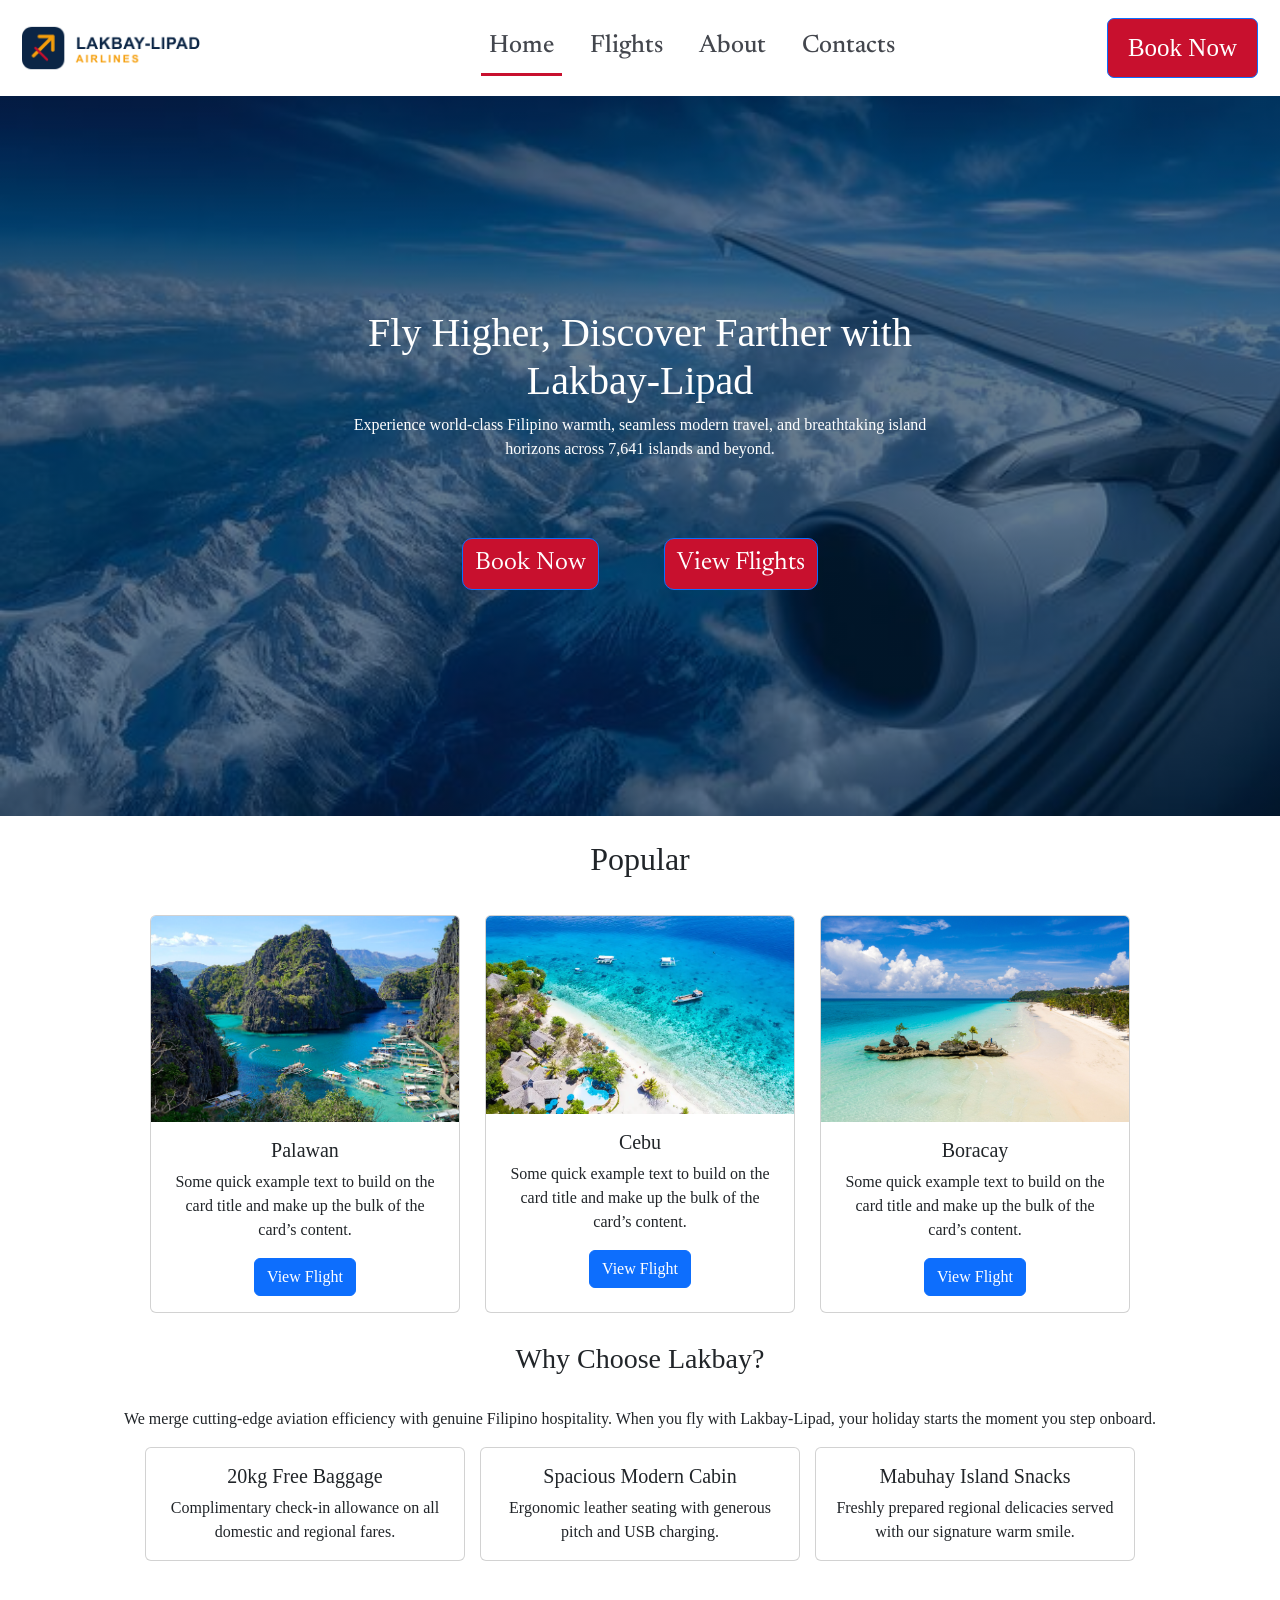
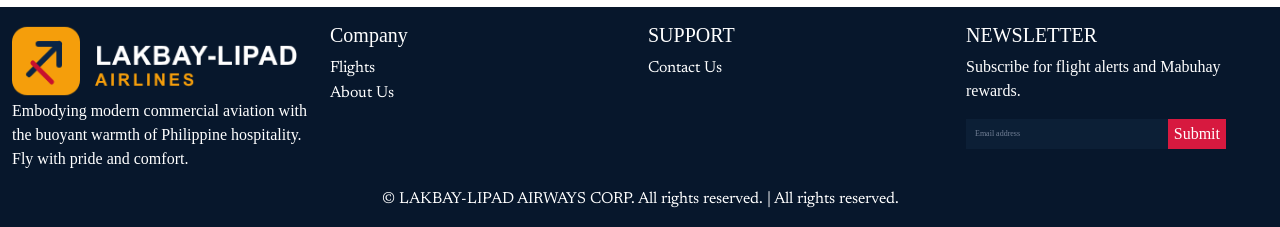
<file: index.html>
<!DOCTYPE html>
<html lang="en">
<head>
    <meta charset="UTF-8">
    <meta name="viewport" content="width=device-width, initial-scale=1.0">
    <title>Document</title>
    <!-- Font Style -->
    <link rel="preconnect" href="https://fonts.googleapis.com">
    <link rel="preconnect" href="https://fonts.gstatic.com" crossorigin>
    <link href="https://fonts.googleapis.com/css2?family=Newsreader:ital,opsz,wght@0,6..72,200..800;1,6..72,200..800&display=swap" rel="stylesheet">
    <!-- External CSS -->
    <link rel="stylesheet" href="./index.css">
    <!-- Bootstrap Css -->
    <link href="https://cdn.jsdelivr.net/npm/bootstrap@5.0.2/dist/css/bootstrap.min.css" rel="stylesheet" integrity="sha384-EVSTQN3/azprG1Anm3QDgpJLIm9Nao0Yz1ztcQTwFspd3yD65VohhpuuCOmLASjC" crossorigin="anonymous">
</head>
<body>
    <nav class="navbar navbar-expand-lg navbar-light bg-white">
        <div class="container-fluid">
            
            <!-- Logo -->
            <a id="navlogo" class="navbar-brand" href="./index.html">
                <img 
                src="./images/lakbaylipadlogo.png" 
                alt="Lakbay-Lipad Airlines"
                height="100%">
            </a>
            
            <!-- Hamburger -->
            <button id="Hamburger" 
            class="navbar-toggler" 
            type="button"
            data-bs-toggle="collapse"
            data-bs-target="#navbarNavAltMarkup"
            aria-controls="navbarNavAltMarkup"
            aria-expanded="false"
            aria-label="Toggle navigation">
            
            <span class="navbar-toggler-icon"></span>
            </button>
        
            <!-- Collapsible content -->
            <div class="collapse navbar-collapse" id="navbarNavAltMarkup">
            
                <!-- Navigation -->
                <div class="navbar-nav mx-auto text-center">
                    <a class="nav-link active" href="./index.html">Home</a>
                    <a class="nav-link" href="./Flights.html">Flights</a>
                    <a class="nav-link" href="./About.html">About</a>
                    <a class="nav-link" href="./Contact.html">Contacts</a>
                </div>
                
                <!-- Book button -->
                <div class="text-center">
                    <a id="book" class="btn btn-primary" href="./Flights.html">
                        Book Now
                    </a>
                </div>
            
            </div>
        
        </div>
    </nav>

    <div class="container-fluid" id="landing">
        <div class="row justify-content-center py-5">
            <div class="col-md-6 pt-md-5 text-center text-white">
                <h1>Fly Higher, Discover Farther with
                    Lakbay-Lipad
                </h1>
                <p>Experience world-class Filipino warmth, seamless modern travel, and
                    breathtaking island horizons across 7,641 islands and beyond.
                </p>
                <!-- <button class="btn-primary">Book Now</button> -->
                <a id="booknow" class="btn btn-primary" href="./Flights.html" role="button">Book Now</a>
                <a class="btn btn-primary" href="./Flights.html" role="button">View Flights</a>
                
            </div>
        </div>
        
    </div>
    <!-- Featured Section -->
    <div class="featured-section">
        
        <h2 class="text-center p-4">
            Popular 
        </h2>
        
        <div class="featured-cards">
            
            <!-- Card 1 -->
            <div class="featured-card">
                <div class="card">
                    <img src="./images/Palawan.jpg" class="card-img-top img-fluid" alt="...">
                    
                    <div class="card-body text-center">
                        <h5 class="card-title">Palawan</h5>
                        
                        <p class="card-text">
                            Some quick example text to build on the card
                            title and make up the bulk of the card’s content.
                        </p>
                        
                        <a href="./PuertoPrincesaFlightDetails.html" class="btn btn-primary">
                            View Flight
                        </a>
                    </div>
                </div>
            </div>
            
            <!-- Card 2 -->
            <div class="featured-card">
                <div class="card">
                    <img src="./images/cebu.jpg" class="card-img-top img-fluid" alt="...">
                    
                    <div class="card-body text-center">
                        <h5 class="card-title">Cebu</h5>
                        
                        <p class="card-text">
                            Some quick example text to build on the card
                            title and make up the bulk of the card’s content.
                        </p>
                        
                        <a href="./CebuFlightDetails.html" class="btn btn-primary">
                            View Flight
                        </a>
                    </div>
                </div>
            </div>
            
            <!-- Card 3 -->
            <div class="featured-card">
                <div class="card">
                    <img src="./images/caticlan.jpg" class="card-img-top img-fluid" alt="...">
                    
                    <div class="card-body text-center">
                        <h5 class="card-title">Boracay</h5>
                        
                        <p class="card-text">
                            Some quick example text to build on the card
                            title and make up the bulk of the card’s content.
                        </p>
                        
                        <a href="./CaticlanFlightDetails.html" class="btn btn-primary">
                            View Flight
                        </a>
                    </div>
                </div>
            </div>
            
        </div>
        
    </div>

    <!-- Why Us Section -->
    <div class="featured-section text-center">
        
        <h3 class="text-center p-4">
            Why Choose Lakbay?
        </h3>
        <p>We merge cutting-edge aviation efficiency with genuine Filipino hospitality. When
            you fly with Lakbay-Lipad, your holiday starts the moment you step onboard.
        </p>
            
            <div class="why-cards">
                
                <!-- Card 1 -->
                <div class="why-card">
                    <div class="card">
                        <div class="card-body">
                            <h5 class="card-title">20kg Free Baggage</h5>
                            
                            <p class="card-text">
                                Complimentary check-in allowance on
                                all domestic and regional fares.
                            </p>
                        </div>
                    </div>
                </div>
                
                <!-- Card 2 -->
                <div class="why-card">
                    <div class="card">
                        <div class="card-body">
                            <h5 class="card-title">Spacious Modern Cabin</h5>
                            
                            <p class="card-text">
                                Ergonomic leather seating with
                                generous pitch and USB charging.
                            </p>
                        </div>
                    </div>
                </div>
                
                <!-- Card 3 -->
                <div class="why-card">
                    <div class="card">
                        <div class="card-body">
                            <h5 class="card-title">Mabuhay Island Snacks</h5>
                            
                            <p class="card-text">
                                Freshly prepared regional delicacies
                                served with our signature warm smile.
                            </p>
                            
                        </div>
                    </div>
                </div>
                
            </div>
            
    </div>
    
    <!--Footer Start-->
    
    <footer id="footer" class="text-white d-flex justify-content-center d-grid gap-2 py-3">
        <div class="container-fluid">
            <div class="row g-3">
                <!-- logo -->
                <div class="col-lg-3">
                    <img src="./images/lakbay-lipadlogo.png" alt="" class="img-fluid">
                    <p>Embodying modern commercial aviation with
                        the buoyant warmth of Philippine hospitality.
                        Fly with pride and comfort.
                    </p>
                </div>
                <!-- company -->
                <div class="col-lg-3">
                    <h5>
                        Company
                    </h5>
                    <div><a href="./Flights.html">Flights</a></div>
                    <div><a href="./About.html">About Us</a></div>
                </div>
                <!-- company -->
                <div class="col-lg-3">
                    <h5>
                        SUPPORT
                    </h5>
                    <a href="./Contact.html">Contact Us</a>
                </div>
                <!-- company -->
                <div class="col-lg-3">
                    <h5>
                        NEWSLETTER
                    </h5>
                    <p>
                        Subscribe for flight alerts and
                        Mabuhay rewards.
                    </p>
                    
                    <div class="newsletter">
                        
                        <input
                        type="email"
                        placeholder="Email address">
                        
                        <button>
                            Submit
                        </button>
                    </div>
                    
                </div>
            </div>
            <div class="row">
                <span>&copy;  LAKBAY-LIPAD AIRWAYS CORP. All rights reserved.
                    |
                    All rights reserved.
                </span>
            </div>
            
        </footer>
        
        <!-- Bootstrap JS -->
        <script src="https://cdn.jsdelivr.net/npm/bootstrap@5.0.2/dist/js/bootstrap.bundle.min.js" integrity="sha384-MrcW6ZMFYlzcLA8Nl+NtUVF0sA7MsXsP1UyJoMp4YLEuNSfAP+JcXn/tWtIaxVXM" crossorigin="anonymous">
        </script>
    </body>
</html>
</file>
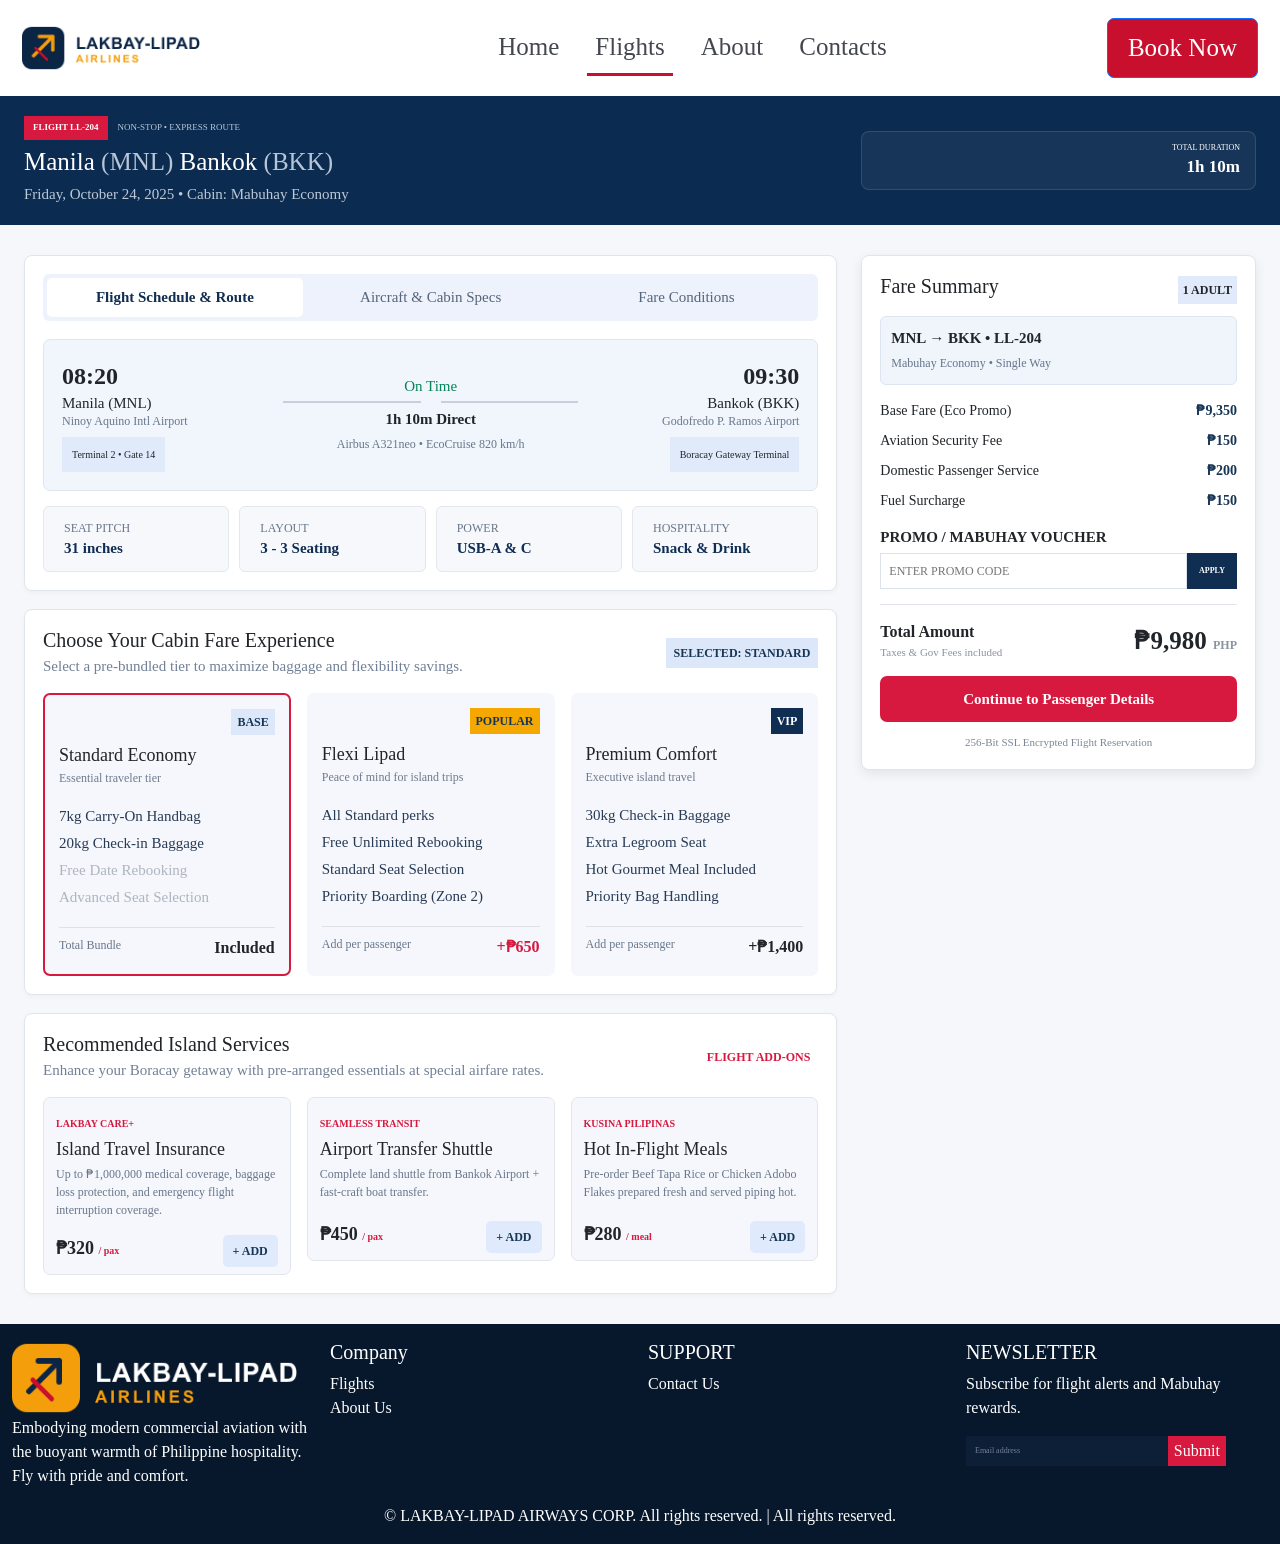
<file: BankokFlightDetails.html>
<!DOCTYPE html>
<html lang="en">
<head>
    <meta charset="UTF-8">
    <meta name="viewport" content="width=device-width, initial-scale=1.0">
    <title>Document</title>
    
    <!-- External CSS -->
    <link rel="stylesheet" href="./index.css">
    <!-- Bootstrap Css -->
    <link href="https://cdn.jsdelivr.net/npm/bootstrap@5.0.2/dist/css/bootstrap.min.css" rel="stylesheet" integrity="sha384-EVSTQN3/azprG1Anm3QDgpJLIm9Nao0Yz1ztcQTwFspd3yD65VohhpuuCOmLASjC" crossorigin="anonymous">
</head>
<body>
    <nav class="navbar navbar-expand-lg navbar-light bg-white">
        <div class="container-fluid">
            
            <!-- Logo -->
            <a id="navlogo" class="navbar-brand" href="./index.html">
                <img 
                src="./images/lakbaylipadlogo.png" 
                alt="Lakbay-Lipad Airlines"
                height="100%">
            </a>
            
            <!-- Hamburger -->
            <button id="Hamburger" 
            class="navbar-toggler" 
            type="button"
            data-bs-toggle="collapse"
            data-bs-target="#navbarNavAltMarkup"
            aria-controls="navbarNavAltMarkup"
            aria-expanded="false"
            aria-label="Toggle navigation">
            
            <span class="navbar-toggler-icon"></span>
            </button>
        
            <!-- Collapsible content -->
            <div class="collapse navbar-collapse" id="navbarNavAltMarkup">
            
                <!-- Navigation -->
                <div class="navbar-nav mx-auto text-center">
                    <a class="nav-link" href="./index.html">Home</a>
                    <a class="nav-link active" href="./Flights.html">Flights</a>
                    <a class="nav-link" href="./About.html">About</a>
                    <a class="nav-link" href="./Contact.html">Contacts</a>
                </div>
                
                <!-- Book button -->
                <div class="text-center">
                    <a id="book" class="btn btn-primary" href="./Flights.html">
                        Book Now
                    </a>
                </div>
            
            </div>
        
        </div>
    </nav>
    <!-- Body Start -->
<!------------------------------------FLIGHT HEADER----------------------------------->

<section class="flight-detail-header">

    <div class="container-fluid px-4">

        <div class="row align-items-center">

            <div class="col-lg-8">

                <div class="route-label">

                    <strong>
                        FLIGHT LL-204
                    </strong>

                    <span>
                        NON-STOP • EXPRESS ROUTE
                    </span>

                </div>


                <h1>
                    Manila
                    <span>(MNL)</span>

                    <i class="bi bi-arrow-right"></i>

                    Bankok
                    <span>(BKK)</span>
                </h1>


                <p>
                    <i class="bi bi-calendar"></i>
                    Friday, October 24, 2025

                    <span>•</span>

                    Cabin: Mabuhay Economy
                </p>

            </div>


            <div class="col-lg-4">

                <div class="duration-box">

                    <small>
                        TOTAL DURATION
                    </small>

                    <strong>
                        1h 10m
                    </strong>

                    <i class="bi bi-stopwatch"></i>

                </div>

            </div>

        </div>

    </div>

</section>


<!-- =============================================
     DETAILS CONTENT
============================================= -->

<main class="details-page">

    <div class="container-fluid px-4">

        <div class="row g-4">


            <!-- LEFT -->

            <div class="col-lg-8">


                <!-- FLIGHT INFORMATION -->

                <div class="detail-card">

                    <div class="detail-tabs">

                        <button class="active">
                            <i class="bi bi-airplane"></i>
                            Flight Schedule & Route
                        </button>

                        <button>
                            <i class="bi bi-suitcase"></i>
                            Aircraft & Cabin Specs
                        </button>

                        <button>
                            <i class="bi bi-shield-check"></i>
                            Fare Conditions
                        </button>

                    </div>


                    <div class="schedule">

                        <div class="schedule-airport">

                            <strong>
                                08:20
                            </strong>

                            <h4>
                                Manila (MNL)
                            </h4>

                            <small>
                                Ninoy Aquino Intl Airport
                            </small>

                            <span>
                                <i class="bi bi-building"></i>
                                Terminal 2 • Gate 14
                            </span>

                        </div>


                        <div class="schedule-middle">

                            <small>
                                <i class="bi bi-circle-fill"></i>
                                On Time
                            </small>

                            <div class="schedule-line">

                                <span></span>

                                <i class="bi bi-airplane-fill"></i>

                                <span></span>

                            </div>

                            <strong>
                                1h 10m Direct
                            </strong>

                            <small>
                                Airbus A321neo • EcoCruise 820 km/h
                            </small>

                        </div>


                        <div class="schedule-airport text-end">

                            <strong>
                                09:30
                            </strong>

                            <h4>
                                Bankok (BKK)
                            </h4>

                            <small>
                                Godofredo P. Ramos Airport
                            </small>

                            <span>
                                <i class="bi bi-geo-alt"></i>
                                Boracay Gateway Terminal
                            </span>

                        </div>

                    </div>


                    <!-- SPECS -->

                    <div class="specs">

                        <div>

                            <i class="bi bi-person-wheelchair"></i>

                            <span>
                                SEAT PITCH
                                <strong>
                                    31 inches
                                </strong>
                            </span>

                        </div>


                        <div>

                            <i class="bi bi-grid-3x3-gap"></i>

                            <span>
                                LAYOUT
                                <strong>
                                    3 - 3 Seating
                                </strong>
                            </span>

                        </div>


                        <div>

                            <i class="bi bi-plug"></i>

                            <span>
                                POWER
                                <strong>
                                    USB-A & C
                                </strong>
                            </span>

                        </div>


                        <div>

                            <i class="bi bi-cup-straw"></i>

                            <span>
                                HOSPITALITY
                                <strong>
                                    Snack & Drink
                                </strong>
                            </span>

                        </div>

                    </div>

                </div>


                <!-- FARE EXPERIENCE -->

                <div class="detail-card fare-experience">

                    <div class="section-heading">

                        <div>

                            <h3>
                                Choose Your Cabin Fare Experience
                            </h3>

                            <p>
                                Select a pre-bundled tier to maximize
                                baggage and flexibility savings.
                            </p>

                        </div>

                        <span>
                            SELECTED: STANDARD
                        </span>

                    </div>


                    <div class="row g-3">


                        <!-- STANDARD -->

                        <div class="col-md-4">

                            <div class="fare-card selected">

                                <div class="fare-top">

                                    <i class="bi bi-record-circle-fill"></i>

                                    <span>BASE</span>

                                </div>

                                <h4>
                                    Standard Economy
                                </h4>

                                <p>
                                    Essential traveler tier
                                </p>


                                <ul>

                                    <li>
                                        <i class="bi bi-bag"></i>
                                        7kg Carry-On Handbag
                                    </li>

                                    <li>
                                        <i class="bi bi-suitcase"></i>
                                        20kg Check-in Baggage
                                    </li>

                                    <li class="disabled">
                                        Free Date Rebooking
                                    </li>

                                    <li class="disabled">
                                        Advanced Seat Selection
                                    </li>

                                </ul>


                                <div class="fare-bottom">

                                    <small>
                                        Total Bundle
                                    </small>

                                    <strong>
                                        Included
                                    </strong>

                                </div>

                            </div>

                        </div>


                        <!-- FLEXI -->

                        <div class="col-md-4">

                            <div class="fare-card">

                                <div class="fare-top">

                                    <i class="bi bi-circle"></i>

                                    <span class="popular">
                                        POPULAR
                                    </span>

                                </div>

                                <h4>
                                    Flexi Lipad
                                </h4>

                                <p>
                                    Peace of mind for island trips
                                </p>

                                <ul>

                                    <li>
                                        <i class="bi bi-check-circle"></i>
                                        All Standard perks
                                    </li>

                                    <li>
                                        Free Unlimited Rebooking
                                    </li>

                                    <li>
                                        Standard Seat Selection
                                    </li>

                                    <li>
                                        Priority Boarding (Zone 2)
                                    </li>

                                </ul>


                                <div class="fare-bottom">

                                    <small>
                                        Add per passenger
                                    </small>

                                    <strong class="price-red">
                                        +₱650
                                    </strong>

                                </div>

                            </div>

                        </div>


                        <!-- VIP -->

                        <div class="col-md-4">

                            <div class="fare-card">

                                <div class="fare-top">

                                    <i class="bi bi-circle"></i>

                                    <span class="vip">
                                        VIP
                                    </span>

                                </div>

                                <h4>
                                    Premium Comfort
                                </h4>

                                <p>
                                    Executive island travel
                                </p>

                                <ul>

                                    <li>
                                        30kg Check-in Baggage
                                    </li>

                                    <li>
                                        Extra Legroom Seat
                                    </li>

                                    <li>
                                        Hot Gourmet Meal Included
                                    </li>

                                    <li>
                                        Priority Bag Handling
                                    </li>

                                </ul>


                                <div class="fare-bottom">

                                    <small>
                                        Add per passenger
                                    </small>

                                    <strong>
                                        +₱1,400
                                    </strong>

                                </div>

                            </div>

                        </div>

                    </div>

                </div>


                <!-- ISLAND SERVICES -->

                <div class="detail-card services-card">

                    <div class="section-heading">

                        <div>

                            <h3>
                                Recommended Island Services
                            </h3>

                            <p>
                                Enhance your Boracay getaway with
                                pre-arranged essentials at special
                                airfare rates.
                            </p>

                        </div>

                        <span class="add-ons">
                            FLIGHT ADD-ONS
                        </span>

                    </div>


                    <div class="row g-3">


                        <div class="col-md-4">

                            <div class="service-card">

                                <div>

                                    <small>
                                        LAKBAY CARE+
                                    </small>

                                    <h4>
                                        Island Travel Insurance
                                    </h4>

                                    <p>
                                        Up to ₱1,000,000 medical coverage,
                                        baggage loss protection, and
                                        emergency flight interruption
                                        coverage.
                                    </p>

                                    <strong>
                                        ₱320 <small>/ pax</small>
                                    </strong>

                                    <button disabled>
                                        + ADD
                                    </button>

                                </div>

                            </div>

                        </div>


                        <div class="col-md-4">

                            <div class="service-card">

                                <div>

                                    <small>
                                        SEAMLESS TRANSIT
                                    </small>

                                    <h4>
                                        Airport Transfer Shuttle
                                    </h4>

                                    <p>
                                        Complete land shuttle from
                                        Bankok Airport + fast-craft
                                        boat transfer.
                                    </p>

                                    <strong>
                                        ₱450 <small>/ pax</small>
                                    </strong>

                                    <button disabled>
                                        + ADD
                                    </button>

                                </div>

                            </div>

                        </div>


                        <div class="col-md-4">

                            <div class="service-card">

                                <div>

                                    <small>
                                        KUSINA PILIPINAS
                                    </small>

                                    <h4>
                                        Hot In-Flight Meals
                                    </h4>

                                    <p>
                                        Pre-order Beef Tapa Rice or
                                        Chicken Adobo Flakes prepared
                                        fresh and served piping hot.
                                    </p>

                                    <strong>
                                        ₱280 <small>/ meal</small>
                                    </strong>

                                    <button disabled>
                                        + ADD
                                    </button>

                                </div>

                            </div>

                        </div>

                    </div>

                </div>

            </div>


            <!-- =====================================
                 FARE SUMMARY
            ====================================== -->

            <div class="col-lg-4">

                <div class="fare-summary">

                    <div class="summary-heading">

                        <h3>
                            <i class="bi bi-receipt"></i>
                            Fare Summary
                        </h3>

                        <span>
                            1 ADULT
                        </span>

                    </div>


                    <div class="summary-flight">

                        <strong>
                            MNL → BKK • LL-204
                        </strong>

                        <small>
                            Mabuhay Economy • Single Way
                        </small>

                        <i class="bi bi-airplane-fill"></i>

                    </div>


                    <div class="summary-lines">

                        <div>
                            <span>Base Fare (Eco Promo)</span>
                            <strong>₱9,350</strong>
                        </div>

                        <div>
                            <span>Aviation Security Fee</span>
                            <strong>₱150</strong>
                        </div>

                        <div>
                            <span>Domestic Passenger Service</span>
                            <strong>₱200</strong>
                        </div>

                        <div>
                            <span>Fuel Surcharge</span>
                            <strong>₱150</strong>
                        </div>

                    </div>


                    <div class="promo">

                        <label>
                            PROMO / MABUHAY VOUCHER
                        </label>

                        <div>

                            <input
                                type="text"
                                placeholder="ENTER PROMO CODE">

                            <button disabled>
                                APPLY
                            </button>

                        </div>

                    </div>


                    <div class="total">

                        <div>

                            <span>Total Amount</span>

                            <small>
                                Taxes & Gov Fees included
                            </small>

                        </div>

                        <strong>
                            ₱9,980
                            <small>PHP</small>
                        </strong>

                    </div>


                    <a
                        href="#"
                        class="continue-btn">

                        Continue to Passenger Details

                        <i class="bi bi-arrow-right"></i>

                    </a>


                    <p class="secure">

                        <i class="bi bi-shield-check"></i>

                        256-Bit SSL Encrypted Flight Reservation

                    </p>

                </div>

            </div>

        </div>

    </div>

</main>

    <!-- Body End -->
    
    
    <!--Footer Start-->
        
        <footer id="footer" class="text-white d-flex justify-content-center d-grid gap-2 py-3">
            <div class="container-fluid">
                <div class="row g-3">
                    <!-- logo -->
                    <div class="col-lg-3">
                        <img src="./images/lakbay-lipadlogo.png" alt="" class="img-fluid">
                        <p>Embodying modern commercial aviation with
                            the buoyant warmth of Philippine hospitality.
                            Fly with pride and comfort.
                        </p>
                    </div>
                    <!-- company -->
                    <div class="col-lg-3">
                        <h5>
                            Company
                        </h5>
                        <div><a href="./Flights.html">Flights</a></div>
                        <div><a href="./About.html">About Us</a></div>
                    </div>
                    <!-- company -->
                    <div class="col-lg-3">
                        <h5>
                            SUPPORT
                        </h5>
                        <a href="./Contact.html">Contact Us</a>
                    </div>
                    <!-- company -->
                    <div class="col-lg-3">
                        <h5>
                            NEWSLETTER
                        </h5>
                        <p>
                            Subscribe for flight alerts and
                            Mabuhay rewards.
                        </p>
                        
                        <div class="newsletter">
                            
                            <input
                            type="email"
                            placeholder="Email address">
                            
                            <button>
                                Submit
                            </button>
                        </div>
                        
                    </div>
                </div>
                <div class="row">
                    <span>&copy;  LAKBAY-LIPAD AIRWAYS CORP. All rights reserved.
                        |
                        All rights reserved.
                    </span>
                </div>
                
            </footer>
        <!-- Bootstrap JS -->
        <script src="https://cdn.jsdelivr.net/npm/bootstrap@5.0.2/dist/js/bootstrap.bundle.min.js" integrity="sha384-MrcW6ZMFYlzcLA8Nl+NtUVF0sA7MsXsP1UyJoMp4YLEuNSfAP+JcXn/tWtIaxVXM" crossorigin="anonymous"></script>
    </body>
    </html>
</file>
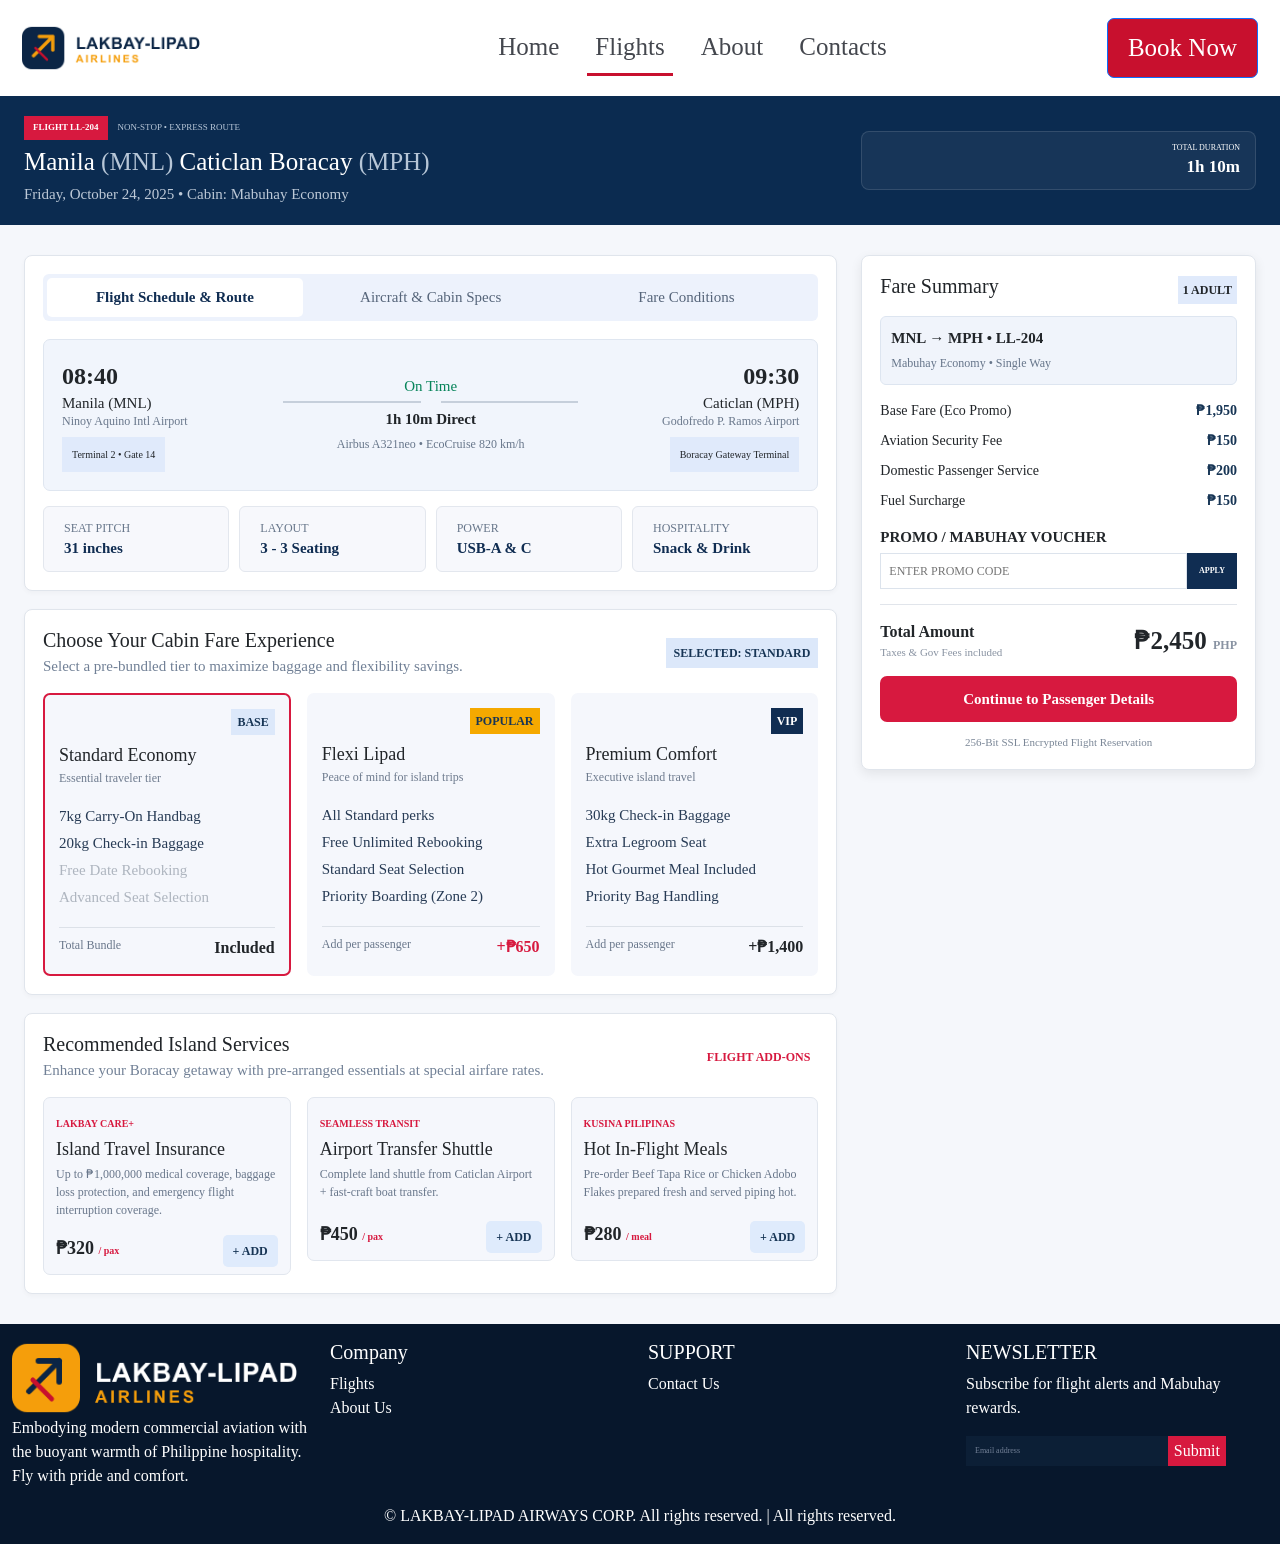
<file: CaticlanFlightDetails.html>
<!DOCTYPE html>
<html lang="en">
<head>
    <meta charset="UTF-8">
    <meta name="viewport" content="width=device-width, initial-scale=1.0">
    <title>Document</title>
    
    <!-- External CSS -->
    <link rel="stylesheet" href="./index.css">
    <!-- Bootstrap Css -->
    <link href="https://cdn.jsdelivr.net/npm/bootstrap@5.0.2/dist/css/bootstrap.min.css" rel="stylesheet" integrity="sha384-EVSTQN3/azprG1Anm3QDgpJLIm9Nao0Yz1ztcQTwFspd3yD65VohhpuuCOmLASjC" crossorigin="anonymous">
</head>
<body>
    <nav class="navbar navbar-expand-lg navbar-light bg-white">
        <div class="container-fluid">
            
            <!-- Logo -->
            <a id="navlogo" class="navbar-brand" href="./index.html">
                <img 
                src="./images/lakbaylipadlogo.png" 
                alt="Lakbay-Lipad Airlines"
                height="100%">
            </a>
            
            <!-- Hamburger -->
            <button id="Hamburger" 
            class="navbar-toggler" 
            type="button"
            data-bs-toggle="collapse"
            data-bs-target="#navbarNavAltMarkup"
            aria-controls="navbarNavAltMarkup"
            aria-expanded="false"
            aria-label="Toggle navigation">
            
            <span class="navbar-toggler-icon"></span>
            </button>
        
            <!-- Collapsible content -->
            <div class="collapse navbar-collapse" id="navbarNavAltMarkup">
            
                <!-- Navigation -->
                <div class="navbar-nav mx-auto text-center">
                    <a class="nav-link" href="./index.html">Home</a>
                    <a class="nav-link active" href="./Flights.html">Flights</a>
                    <a class="nav-link" href="./About.html">About</a>
                    <a class="nav-link" href="./Contact.html">Contacts</a>
                </div>
                
                <!-- Book button -->
                <div class="text-center">
                    <a id="book" class="btn btn-primary" href="./Flights.html">
                        Book Now
                    </a>
                </div>
            
            </div>
        
        </div>
    </nav>
    <!-- Body Start -->
<!------------------------------------FLIGHT HEADER----------------------------------->

<section class="flight-detail-header">

    <div class="container-fluid px-4">

        <div class="row align-items-center">

            <div class="col-lg-8">

                <div class="route-label">

                    <strong>
                        FLIGHT LL-204
                    </strong>

                    <span>
                        NON-STOP • EXPRESS ROUTE
                    </span>

                </div>


                <h1>
                    Manila
                    <span>(MNL)</span>

                    <i class="bi bi-arrow-right"></i>

                    Caticlan Boracay
                    <span>(MPH)</span>
                </h1>


                <p>
                    <i class="bi bi-calendar"></i>
                    Friday, October 24, 2025

                    <span>•</span>

                    Cabin: Mabuhay Economy
                </p>

            </div>


            <div class="col-lg-4">

                <div class="duration-box">

                    <small>
                        TOTAL DURATION
                    </small>

                    <strong>
                        1h 10m
                    </strong>

                    <i class="bi bi-stopwatch"></i>

                </div>

            </div>

        </div>

    </div>

</section>


<!-- =============================================
     DETAILS CONTENT
============================================= -->

<main class="details-page">

    <div class="container-fluid px-4">

        <div class="row g-4">


            <!-- LEFT -->

            <div class="col-lg-8">


                <!-- FLIGHT INFORMATION -->

                <div class="detail-card">

                    <div class="detail-tabs">

                        <button class="active">
                            <i class="bi bi-airplane"></i>
                            Flight Schedule & Route
                        </button>

                        <button>
                            <i class="bi bi-suitcase"></i>
                            Aircraft & Cabin Specs
                        </button>

                        <button>
                            <i class="bi bi-shield-check"></i>
                            Fare Conditions
                        </button>

                    </div>


                    <div class="schedule">

                        <div class="schedule-airport">

                            <strong>
                                08:40
                            </strong>

                            <h4>
                                Manila (MNL)
                            </h4>

                            <small>
                                Ninoy Aquino Intl Airport
                            </small>

                            <span>
                                <i class="bi bi-building"></i>
                                Terminal 2 • Gate 14
                            </span>

                        </div>


                        <div class="schedule-middle">

                            <small>
                                <i class="bi bi-circle-fill"></i>
                                On Time
                            </small>

                            <div class="schedule-line">

                                <span></span>

                                <i class="bi bi-airplane-fill"></i>

                                <span></span>

                            </div>

                            <strong>
                                1h 10m Direct
                            </strong>

                            <small>
                                Airbus A321neo • EcoCruise 820 km/h
                            </small>

                        </div>


                        <div class="schedule-airport text-end">

                            <strong>
                                09:30
                            </strong>

                            <h4>
                                Caticlan (MPH)
                            </h4>

                            <small>
                                Godofredo P. Ramos Airport
                            </small>

                            <span>
                                <i class="bi bi-geo-alt"></i>
                                Boracay Gateway Terminal
                            </span>

                        </div>

                    </div>


                    <!-- SPECS -->

                    <div class="specs">

                        <div>

                            <i class="bi bi-person-wheelchair"></i>

                            <span>
                                SEAT PITCH
                                <strong>
                                    31 inches
                                </strong>
                            </span>

                        </div>


                        <div>

                            <i class="bi bi-grid-3x3-gap"></i>

                            <span>
                                LAYOUT
                                <strong>
                                    3 - 3 Seating
                                </strong>
                            </span>

                        </div>


                        <div>

                            <i class="bi bi-plug"></i>

                            <span>
                                POWER
                                <strong>
                                    USB-A & C
                                </strong>
                            </span>

                        </div>


                        <div>

                            <i class="bi bi-cup-straw"></i>

                            <span>
                                HOSPITALITY
                                <strong>
                                    Snack & Drink
                                </strong>
                            </span>

                        </div>

                    </div>

                </div>


                <!-- FARE EXPERIENCE -->

                <div class="detail-card fare-experience">

                    <div class="section-heading">

                        <div>

                            <h3>
                                Choose Your Cabin Fare Experience
                            </h3>

                            <p>
                                Select a pre-bundled tier to maximize
                                baggage and flexibility savings.
                            </p>

                        </div>

                        <span>
                            SELECTED: STANDARD
                        </span>

                    </div>


                    <div class="row g-3">


                        <!-- STANDARD -->

                        <div class="col-md-4">

                            <div class="fare-card selected">

                                <div class="fare-top">

                                    <i class="bi bi-record-circle-fill"></i>

                                    <span>BASE</span>

                                </div>

                                <h4>
                                    Standard Economy
                                </h4>

                                <p>
                                    Essential traveler tier
                                </p>


                                <ul>

                                    <li>
                                        <i class="bi bi-bag"></i>
                                        7kg Carry-On Handbag
                                    </li>

                                    <li>
                                        <i class="bi bi-suitcase"></i>
                                        20kg Check-in Baggage
                                    </li>

                                    <li class="disabled">
                                        Free Date Rebooking
                                    </li>

                                    <li class="disabled">
                                        Advanced Seat Selection
                                    </li>

                                </ul>


                                <div class="fare-bottom">

                                    <small>
                                        Total Bundle
                                    </small>

                                    <strong>
                                        Included
                                    </strong>

                                </div>

                            </div>

                        </div>


                        <!-- FLEXI -->

                        <div class="col-md-4">

                            <div class="fare-card">

                                <div class="fare-top">

                                    <i class="bi bi-circle"></i>

                                    <span class="popular">
                                        POPULAR
                                    </span>

                                </div>

                                <h4>
                                    Flexi Lipad
                                </h4>

                                <p>
                                    Peace of mind for island trips
                                </p>

                                <ul>

                                    <li>
                                        <i class="bi bi-check-circle"></i>
                                        All Standard perks
                                    </li>

                                    <li>
                                        Free Unlimited Rebooking
                                    </li>

                                    <li>
                                        Standard Seat Selection
                                    </li>

                                    <li>
                                        Priority Boarding (Zone 2)
                                    </li>

                                </ul>


                                <div class="fare-bottom">

                                    <small>
                                        Add per passenger
                                    </small>

                                    <strong class="price-red">
                                        +₱650
                                    </strong>

                                </div>

                            </div>

                        </div>


                        <!-- VIP -->

                        <div class="col-md-4">

                            <div class="fare-card">

                                <div class="fare-top">

                                    <i class="bi bi-circle"></i>

                                    <span class="vip">
                                        VIP
                                    </span>

                                </div>

                                <h4>
                                    Premium Comfort
                                </h4>

                                <p>
                                    Executive island travel
                                </p>

                                <ul>

                                    <li>
                                        30kg Check-in Baggage
                                    </li>

                                    <li>
                                        Extra Legroom Seat
                                    </li>

                                    <li>
                                        Hot Gourmet Meal Included
                                    </li>

                                    <li>
                                        Priority Bag Handling
                                    </li>

                                </ul>


                                <div class="fare-bottom">

                                    <small>
                                        Add per passenger
                                    </small>

                                    <strong>
                                        +₱1,400
                                    </strong>

                                </div>

                            </div>

                        </div>

                    </div>

                </div>


                <!-- ISLAND SERVICES -->

                <div class="detail-card services-card">

                    <div class="section-heading">

                        <div>

                            <h3>
                                Recommended Island Services
                            </h3>

                            <p>
                                Enhance your Boracay getaway with
                                pre-arranged essentials at special
                                airfare rates.
                            </p>

                        </div>

                        <span class="add-ons">
                            FLIGHT ADD-ONS
                        </span>

                    </div>


                    <div class="row g-3">


                        <div class="col-md-4">

                            <div class="service-card">

                                <div>

                                    <small>
                                        LAKBAY CARE+
                                    </small>

                                    <h4>
                                        Island Travel Insurance
                                    </h4>

                                    <p>
                                        Up to ₱1,000,000 medical coverage,
                                        baggage loss protection, and
                                        emergency flight interruption
                                        coverage.
                                    </p>

                                    <strong>
                                        ₱320 <small>/ pax</small>
                                    </strong>

                                    <button disabled>
                                        + ADD
                                    </button>

                                </div>

                            </div>

                        </div>


                        <div class="col-md-4">

                            <div class="service-card">

                                <div>

                                    <small>
                                        SEAMLESS TRANSIT
                                    </small>

                                    <h4>
                                        Airport Transfer Shuttle
                                    </h4>

                                    <p>
                                        Complete land shuttle from
                                        Caticlan Airport + fast-craft
                                        boat transfer.
                                    </p>

                                    <strong>
                                        ₱450 <small>/ pax</small>
                                    </strong>

                                    <button disabled>
                                        + ADD
                                    </button>

                                </div>

                            </div>

                        </div>


                        <div class="col-md-4">

                            <div class="service-card">

                                <div>

                                    <small>
                                        KUSINA PILIPINAS
                                    </small>

                                    <h4>
                                        Hot In-Flight Meals
                                    </h4>

                                    <p>
                                        Pre-order Beef Tapa Rice or
                                        Chicken Adobo Flakes prepared
                                        fresh and served piping hot.
                                    </p>

                                    <strong>
                                        ₱280 <small>/ meal</small>
                                    </strong>

                                    <button disabled>
                                        + ADD
                                    </button>

                                </div>

                            </div>

                        </div>

                    </div>

                </div>

            </div>


            <!-- =====================================
                 FARE SUMMARY
            ====================================== -->

            <div class="col-lg-4">

                <div class="fare-summary">

                    <div class="summary-heading">

                        <h3>
                            <i class="bi bi-receipt"></i>
                            Fare Summary
                        </h3>

                        <span>
                            1 ADULT
                        </span>

                    </div>


                    <div class="summary-flight">

                        <strong>
                            MNL → MPH • LL-204
                        </strong>

                        <small>
                            Mabuhay Economy • Single Way
                        </small>

                        <i class="bi bi-airplane-fill"></i>

                    </div>


                    <div class="summary-lines">

                        <div>
                            <span>Base Fare (Eco Promo)</span>
                            <strong>₱1,950</strong>
                        </div>

                        <div>
                            <span>Aviation Security Fee</span>
                            <strong>₱150</strong>
                        </div>

                        <div>
                            <span>Domestic Passenger Service</span>
                            <strong>₱200</strong>
                        </div>

                        <div>
                            <span>Fuel Surcharge</span>
                            <strong>₱150</strong>
                        </div>

                    </div>


                    <div class="promo">

                        <label>
                            PROMO / MABUHAY VOUCHER
                        </label>

                        <div>

                            <input
                                type="text"
                                placeholder="ENTER PROMO CODE">

                            <button disabled>
                                APPLY
                            </button>

                        </div>

                    </div>


                    <div class="total">

                        <div>

                            <span>Total Amount</span>

                            <small>
                                Taxes & Gov Fees included
                            </small>

                        </div>

                        <strong>
                            ₱2,450
                            <small>PHP</small>
                        </strong>

                    </div>


                    <a
                        href="#"
                        class="continue-btn">

                        Continue to Passenger Details

                        <i class="bi bi-arrow-right"></i>

                    </a>


                    <p class="secure">

                        <i class="bi bi-shield-check"></i>

                        256-Bit SSL Encrypted Flight Reservation

                    </p>

                </div>

            </div>

        </div>

    </div>

</main>

    <!-- Body End -->
    
    
    <!--Footer Start-->
        
        <footer id="footer" class="text-white d-flex justify-content-center d-grid gap-2 py-3">
            <div class="container-fluid">
                <div class="row g-3">
                    <!-- logo -->
                    <div class="col-lg-3">
                        <img src="./images/lakbay-lipadlogo.png" alt="" class="img-fluid">
                        <p>Embodying modern commercial aviation with
                            the buoyant warmth of Philippine hospitality.
                            Fly with pride and comfort.
                        </p>
                    </div>
                    <!-- company -->
                    <div class="col-lg-3">
                        <h5>
                            Company
                        </h5>
                        <div><a href="./Flights.html">Flights</a></div>
                        <div><a href="./About.html">About Us</a></div>
                    </div>
                    <!-- company -->
                    <div class="col-lg-3">
                        <h5>
                            SUPPORT
                        </h5>
                        <a href="./Contact.html">Contact Us</a>
                    </div>
                    <!-- company -->
                    <div class="col-lg-3">
                        <h5>
                            NEWSLETTER
                        </h5>
                        <p>
                            Subscribe for flight alerts and
                            Mabuhay rewards.
                        </p>
                        
                        <div class="newsletter">
                            
                            <input
                            type="email"
                            placeholder="Email address">
                            
                            <button>
                                Submit
                            </button>
                        </div>
                        
                    </div>
                </div>
                <div class="row">
                    <span>&copy;  LAKBAY-LIPAD AIRWAYS CORP. All rights reserved.
                        |
                        All rights reserved.
                    </span>
                </div>
                
            </footer>
        <!-- Bootstrap JS -->
        <script src="https://cdn.jsdelivr.net/npm/bootstrap@5.0.2/dist/js/bootstrap.bundle.min.js" integrity="sha384-MrcW6ZMFYlzcLA8Nl+NtUVF0sA7MsXsP1UyJoMp4YLEuNSfAP+JcXn/tWtIaxVXM" crossorigin="anonymous"></script>
    </body>
    </html>
</file>
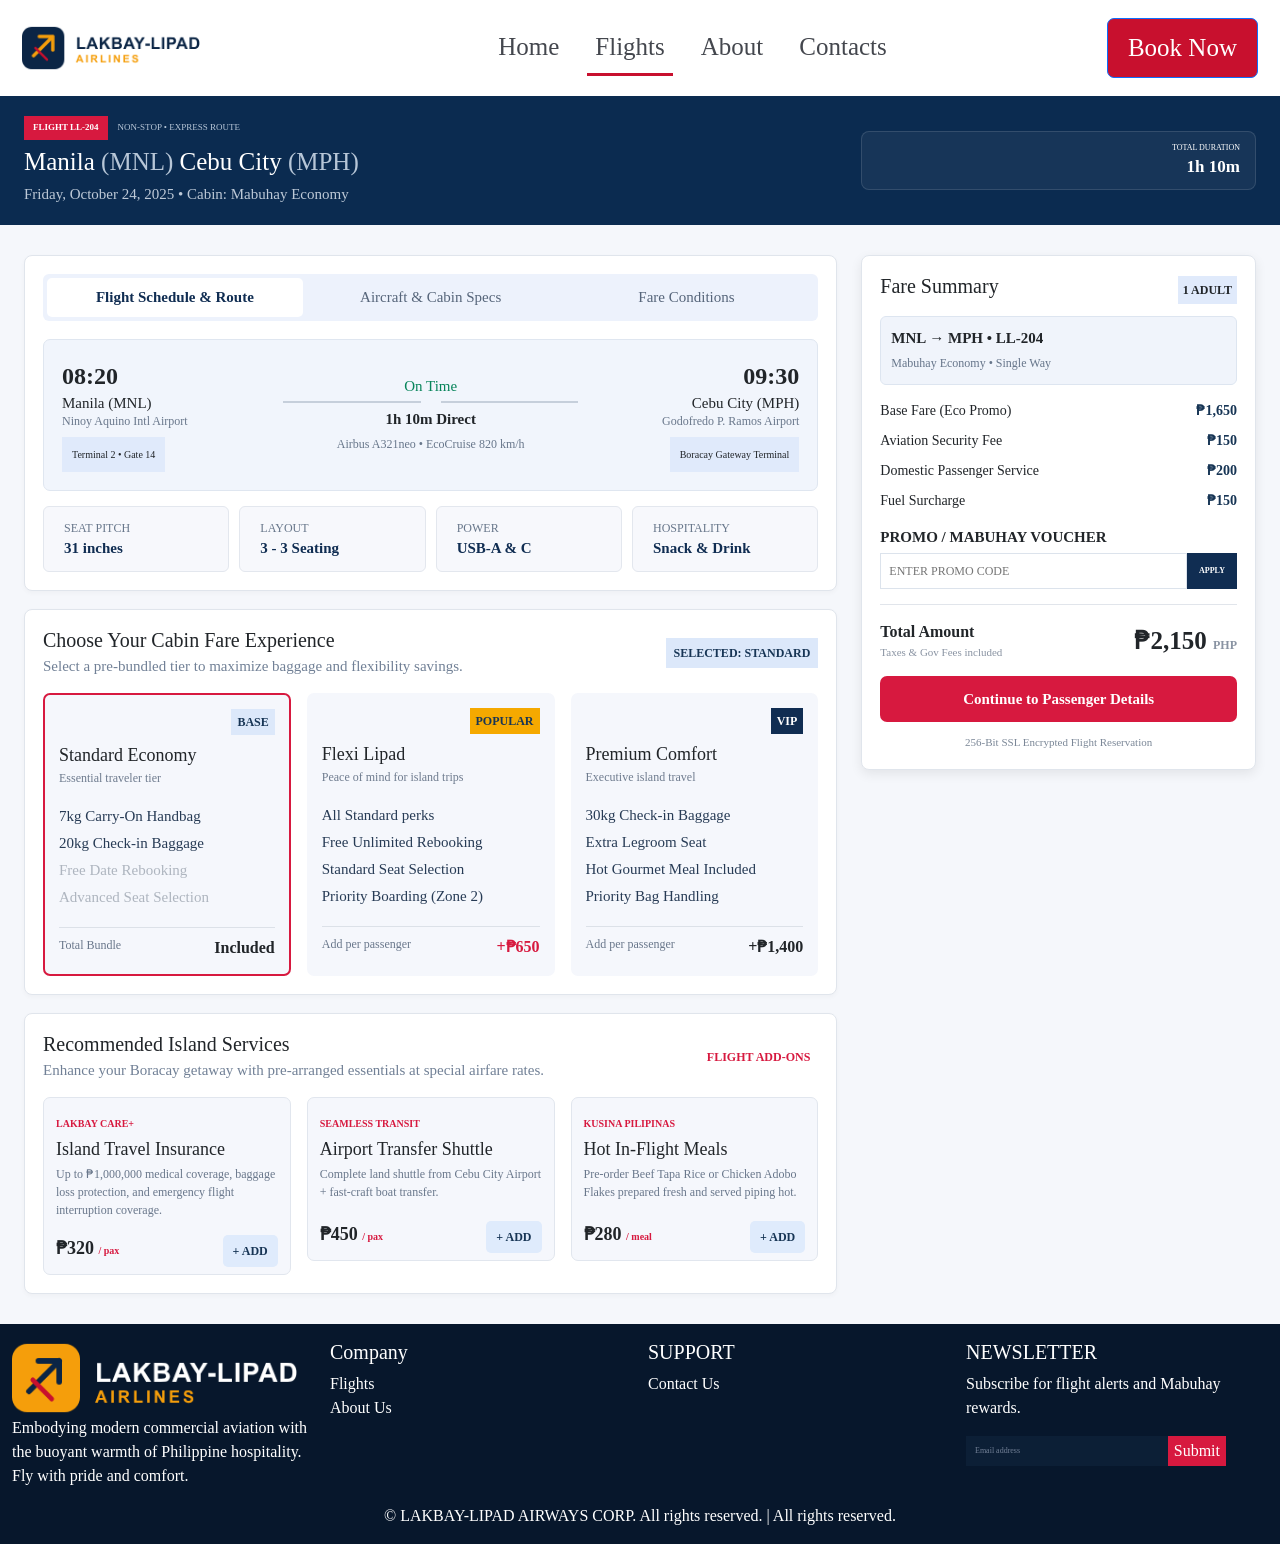
<file: CebuFlightDetails.html>
<!DOCTYPE html>
<html lang="en">
<head>
    <meta charset="UTF-8">
    <meta name="viewport" content="width=device-width, initial-scale=1.0">
    <title>Document</title>
    
    <!-- External CSS -->
    <link rel="stylesheet" href="./index.css">
    <!-- Bootstrap Css -->
    <link href="https://cdn.jsdelivr.net/npm/bootstrap@5.0.2/dist/css/bootstrap.min.css" rel="stylesheet" integrity="sha384-EVSTQN3/azprG1Anm3QDgpJLIm9Nao0Yz1ztcQTwFspd3yD65VohhpuuCOmLASjC" crossorigin="anonymous">
</head>
<body>
    <nav class="navbar navbar-expand-lg navbar-light bg-white">
        <div class="container-fluid">
            
            <!-- Logo -->
            <a id="navlogo" class="navbar-brand" href="./index.html">
                <img 
                src="./images/lakbaylipadlogo.png" 
                alt="Lakbay-Lipad Airlines"
                height="100%">
            </a>
            
            <!-- Hamburger -->
            <button id="Hamburger" 
            class="navbar-toggler" 
            type="button"
            data-bs-toggle="collapse"
            data-bs-target="#navbarNavAltMarkup"
            aria-controls="navbarNavAltMarkup"
            aria-expanded="false"
            aria-label="Toggle navigation">
            
            <span class="navbar-toggler-icon"></span>
            </button>
        
            <!-- Collapsible content -->
            <div class="collapse navbar-collapse" id="navbarNavAltMarkup">
            
                <!-- Navigation -->
                <div class="navbar-nav mx-auto text-center">
                    <a class="nav-link" href="./index.html">Home</a>
                    <a class="nav-link active" href="./Flights.html">Flights</a>
                    <a class="nav-link" href="./About.html">About</a>
                    <a class="nav-link" href="./Contact.html">Contacts</a>
                </div>
                
                <!-- Book button -->
                <div class="text-center">
                    <a id="book" class="btn btn-primary" href="./Flights.html">
                        Book Now
                    </a>
                </div>
            
            </div>
        
        </div>
    </nav>
    <!-- Body Start -->
<!------------------------------------FLIGHT HEADER----------------------------------->

<section class="flight-detail-header">

    <div class="container-fluid px-4">

        <div class="row align-items-center">

            <div class="col-lg-8">

                <div class="route-label">

                    <strong>
                        FLIGHT LL-204
                    </strong>

                    <span>
                        NON-STOP • EXPRESS ROUTE
                    </span>

                </div>


                <h1>
                    Manila
                    <span>(MNL)</span>

                    <i class="bi bi-arrow-right"></i>

                    Cebu City
                    <span>(MPH)</span>
                </h1>


                <p>
                    <i class="bi bi-calendar"></i>
                    Friday, October 24, 2025

                    <span>•</span>

                    Cabin: Mabuhay Economy
                </p>

            </div>


            <div class="col-lg-4">

                <div class="duration-box">

                    <small>
                        TOTAL DURATION
                    </small>

                    <strong>
                        1h 10m
                    </strong>

                    <i class="bi bi-stopwatch"></i>

                </div>

            </div>

        </div>

    </div>

</section>


<!-- =============================================
     DETAILS CONTENT
============================================= -->

<main class="details-page">

    <div class="container-fluid px-4">

        <div class="row g-4">


            <!-- LEFT -->

            <div class="col-lg-8">


                <!-- FLIGHT INFORMATION -->

                <div class="detail-card">

                    <div class="detail-tabs">

                        <button class="active">
                            <i class="bi bi-airplane"></i>
                            Flight Schedule & Route
                        </button>

                        <button>
                            <i class="bi bi-suitcase"></i>
                            Aircraft & Cabin Specs
                        </button>

                        <button>
                            <i class="bi bi-shield-check"></i>
                            Fare Conditions
                        </button>

                    </div>


                    <div class="schedule">

                        <div class="schedule-airport">

                            <strong>
                                08:20
                            </strong>

                            <h4>
                                Manila (MNL)
                            </h4>

                            <small>
                                Ninoy Aquino Intl Airport
                            </small>

                            <span>
                                <i class="bi bi-building"></i>
                                Terminal 2 • Gate 14
                            </span>

                        </div>


                        <div class="schedule-middle">

                            <small>
                                <i class="bi bi-circle-fill"></i>
                                On Time
                            </small>

                            <div class="schedule-line">

                                <span></span>

                                <i class="bi bi-airplane-fill"></i>

                                <span></span>

                            </div>

                            <strong>
                                1h 10m Direct
                            </strong>

                            <small>
                                Airbus A321neo • EcoCruise 820 km/h
                            </small>

                        </div>


                        <div class="schedule-airport text-end">

                            <strong>
                                09:30
                            </strong>

                            <h4>
                                Cebu City (MPH)
                            </h4>

                            <small>
                                Godofredo P. Ramos Airport
                            </small>

                            <span>
                                <i class="bi bi-geo-alt"></i>
                                Boracay Gateway Terminal
                            </span>

                        </div>

                    </div>


                    <!-- SPECS -->

                    <div class="specs">

                        <div>

                            <i class="bi bi-person-wheelchair"></i>

                            <span>
                                SEAT PITCH
                                <strong>
                                    31 inches
                                </strong>
                            </span>

                        </div>


                        <div>

                            <i class="bi bi-grid-3x3-gap"></i>

                            <span>
                                LAYOUT
                                <strong>
                                    3 - 3 Seating
                                </strong>
                            </span>

                        </div>


                        <div>

                            <i class="bi bi-plug"></i>

                            <span>
                                POWER
                                <strong>
                                    USB-A & C
                                </strong>
                            </span>

                        </div>


                        <div>

                            <i class="bi bi-cup-straw"></i>

                            <span>
                                HOSPITALITY
                                <strong>
                                    Snack & Drink
                                </strong>
                            </span>

                        </div>

                    </div>

                </div>


                <!-- FARE EXPERIENCE -->

                <div class="detail-card fare-experience">

                    <div class="section-heading">

                        <div>

                            <h3>
                                Choose Your Cabin Fare Experience
                            </h3>

                            <p>
                                Select a pre-bundled tier to maximize
                                baggage and flexibility savings.
                            </p>

                        </div>

                        <span>
                            SELECTED: STANDARD
                        </span>

                    </div>


                    <div class="row g-3">


                        <!-- STANDARD -->

                        <div class="col-md-4">

                            <div class="fare-card selected">

                                <div class="fare-top">

                                    <i class="bi bi-record-circle-fill"></i>

                                    <span>BASE</span>

                                </div>

                                <h4>
                                    Standard Economy
                                </h4>

                                <p>
                                    Essential traveler tier
                                </p>


                                <ul>

                                    <li>
                                        <i class="bi bi-bag"></i>
                                        7kg Carry-On Handbag
                                    </li>

                                    <li>
                                        <i class="bi bi-suitcase"></i>
                                        20kg Check-in Baggage
                                    </li>

                                    <li class="disabled">
                                        Free Date Rebooking
                                    </li>

                                    <li class="disabled">
                                        Advanced Seat Selection
                                    </li>

                                </ul>


                                <div class="fare-bottom">

                                    <small>
                                        Total Bundle
                                    </small>

                                    <strong>
                                        Included
                                    </strong>

                                </div>

                            </div>

                        </div>


                        <!-- FLEXI -->

                        <div class="col-md-4">

                            <div class="fare-card">

                                <div class="fare-top">

                                    <i class="bi bi-circle"></i>

                                    <span class="popular">
                                        POPULAR
                                    </span>

                                </div>

                                <h4>
                                    Flexi Lipad
                                </h4>

                                <p>
                                    Peace of mind for island trips
                                </p>

                                <ul>

                                    <li>
                                        <i class="bi bi-check-circle"></i>
                                        All Standard perks
                                    </li>

                                    <li>
                                        Free Unlimited Rebooking
                                    </li>

                                    <li>
                                        Standard Seat Selection
                                    </li>

                                    <li>
                                        Priority Boarding (Zone 2)
                                    </li>

                                </ul>


                                <div class="fare-bottom">

                                    <small>
                                        Add per passenger
                                    </small>

                                    <strong class="price-red">
                                        +₱650
                                    </strong>

                                </div>

                            </div>

                        </div>


                        <!-- VIP -->

                        <div class="col-md-4">

                            <div class="fare-card">

                                <div class="fare-top">

                                    <i class="bi bi-circle"></i>

                                    <span class="vip">
                                        VIP
                                    </span>

                                </div>

                                <h4>
                                    Premium Comfort
                                </h4>

                                <p>
                                    Executive island travel
                                </p>

                                <ul>

                                    <li>
                                        30kg Check-in Baggage
                                    </li>

                                    <li>
                                        Extra Legroom Seat
                                    </li>

                                    <li>
                                        Hot Gourmet Meal Included
                                    </li>

                                    <li>
                                        Priority Bag Handling
                                    </li>

                                </ul>


                                <div class="fare-bottom">

                                    <small>
                                        Add per passenger
                                    </small>

                                    <strong>
                                        +₱1,400
                                    </strong>

                                </div>

                            </div>

                        </div>

                    </div>

                </div>


                <!-- ISLAND SERVICES -->

                <div class="detail-card services-card">

                    <div class="section-heading">

                        <div>

                            <h3>
                                Recommended Island Services
                            </h3>

                            <p>
                                Enhance your Boracay getaway with
                                pre-arranged essentials at special
                                airfare rates.
                            </p>

                        </div>

                        <span class="add-ons">
                            FLIGHT ADD-ONS
                        </span>

                    </div>


                    <div class="row g-3">


                        <div class="col-md-4">

                            <div class="service-card">

                                <div>

                                    <small>
                                        LAKBAY CARE+
                                    </small>

                                    <h4>
                                        Island Travel Insurance
                                    </h4>

                                    <p>
                                        Up to ₱1,000,000 medical coverage,
                                        baggage loss protection, and
                                        emergency flight interruption
                                        coverage.
                                    </p>

                                    <strong>
                                        ₱320 <small>/ pax</small>
                                    </strong>

                                    <button disabled>
                                        + ADD
                                    </button>

                                </div>

                            </div>

                        </div>


                        <div class="col-md-4">

                            <div class="service-card">

                                <div>

                                    <small>
                                        SEAMLESS TRANSIT
                                    </small>

                                    <h4>
                                        Airport Transfer Shuttle
                                    </h4>

                                    <p>
                                        Complete land shuttle from
                                        Cebu City Airport + fast-craft
                                        boat transfer.
                                    </p>

                                    <strong>
                                        ₱450 <small>/ pax</small>
                                    </strong>

                                    <button disabled>
                                        + ADD
                                    </button>

                                </div>

                            </div>

                        </div>


                        <div class="col-md-4">

                            <div class="service-card">

                                <div>

                                    <small>
                                        KUSINA PILIPINAS
                                    </small>

                                    <h4>
                                        Hot In-Flight Meals
                                    </h4>

                                    <p>
                                        Pre-order Beef Tapa Rice or
                                        Chicken Adobo Flakes prepared
                                        fresh and served piping hot.
                                    </p>

                                    <strong>
                                        ₱280 <small>/ meal</small>
                                    </strong>

                                    <button disabled>
                                        + ADD
                                    </button>

                                </div>

                            </div>

                        </div>

                    </div>

                </div>

            </div>


            <!-- =====================================
                 FARE SUMMARY
            ====================================== -->

            <div class="col-lg-4">

                <div class="fare-summary">

                    <div class="summary-heading">

                        <h3>
                            <i class="bi bi-receipt"></i>
                            Fare Summary
                        </h3>

                        <span>
                            1 ADULT
                        </span>

                    </div>


                    <div class="summary-flight">

                        <strong>
                            MNL → MPH • LL-204
                        </strong>

                        <small>
                            Mabuhay Economy • Single Way
                        </small>

                        <i class="bi bi-airplane-fill"></i>

                    </div>


                    <div class="summary-lines">

                        <div>
                            <span>Base Fare (Eco Promo)</span>
                            <strong>₱1,650</strong>
                        </div>

                        <div>
                            <span>Aviation Security Fee</span>
                            <strong>₱150</strong>
                        </div>

                        <div>
                            <span>Domestic Passenger Service</span>
                            <strong>₱200</strong>
                        </div>

                        <div>
                            <span>Fuel Surcharge</span>
                            <strong>₱150</strong>
                        </div>

                    </div>


                    <div class="promo">

                        <label>
                            PROMO / MABUHAY VOUCHER
                        </label>

                        <div>

                            <input
                                type="text"
                                placeholder="ENTER PROMO CODE">

                            <button disabled>
                                APPLY
                            </button>

                        </div>

                    </div>


                    <div class="total">

                        <div>

                            <span>Total Amount</span>

                            <small>
                                Taxes & Gov Fees included
                            </small>

                        </div>

                        <strong>
                            ₱2,150
                            <small>PHP</small>
                        </strong>

                    </div>


                    <a
                        href="#"
                        class="continue-btn">

                        Continue to Passenger Details

                        <i class="bi bi-arrow-right"></i>

                    </a>


                    <p class="secure">

                        <i class="bi bi-shield-check"></i>

                        256-Bit SSL Encrypted Flight Reservation

                    </p>

                </div>

            </div>

        </div>

    </div>

</main>

    <!-- Body End -->
    
    
    <!--Footer Start-->
        
        <footer id="footer" class="text-white d-flex justify-content-center d-grid gap-2 py-3">
            <div class="container-fluid">
                <div class="row g-3">
                    <!-- logo -->
                    <div class="col-lg-3">
                        <img src="./images/lakbay-lipadlogo.png" alt="" class="img-fluid">
                        <p>Embodying modern commercial aviation with
                            the buoyant warmth of Philippine hospitality.
                            Fly with pride and comfort.
                        </p>
                    </div>
                    <!-- company -->
                    <div class="col-lg-3">
                        <h5>
                            Company
                        </h5>
                        <div><a href="./Flights.html">Flights</a></div>
                        <div><a href="./About.html">About Us</a></div>
                    </div>
                    <!-- company -->
                    <div class="col-lg-3">
                        <h5>
                            SUPPORT
                        </h5>
                        <a href="./Contact.html">Contact Us</a>
                    </div>
                    <!-- company -->
                    <div class="col-lg-3">
                        <h5>
                            NEWSLETTER
                        </h5>
                        <p>
                            Subscribe for flight alerts and
                            Mabuhay rewards.
                        </p>
                        
                        <div class="newsletter">
                            
                            <input
                            type="email"
                            placeholder="Email address">
                            
                            <button>
                                Submit
                            </button>
                        </div>
                        
                    </div>
                </div>
                <div class="row">
                    <span>&copy;  LAKBAY-LIPAD AIRWAYS CORP. All rights reserved.
                        |
                        All rights reserved.
                    </span>
                </div>
                
            </footer>
        <!-- Bootstrap JS -->
        <script src="https://cdn.jsdelivr.net/npm/bootstrap@5.0.2/dist/js/bootstrap.bundle.min.js" integrity="sha384-MrcW6ZMFYlzcLA8Nl+NtUVF0sA7MsXsP1UyJoMp4YLEuNSfAP+JcXn/tWtIaxVXM" crossorigin="anonymous"></script>
    </body>
    </html>
</file>
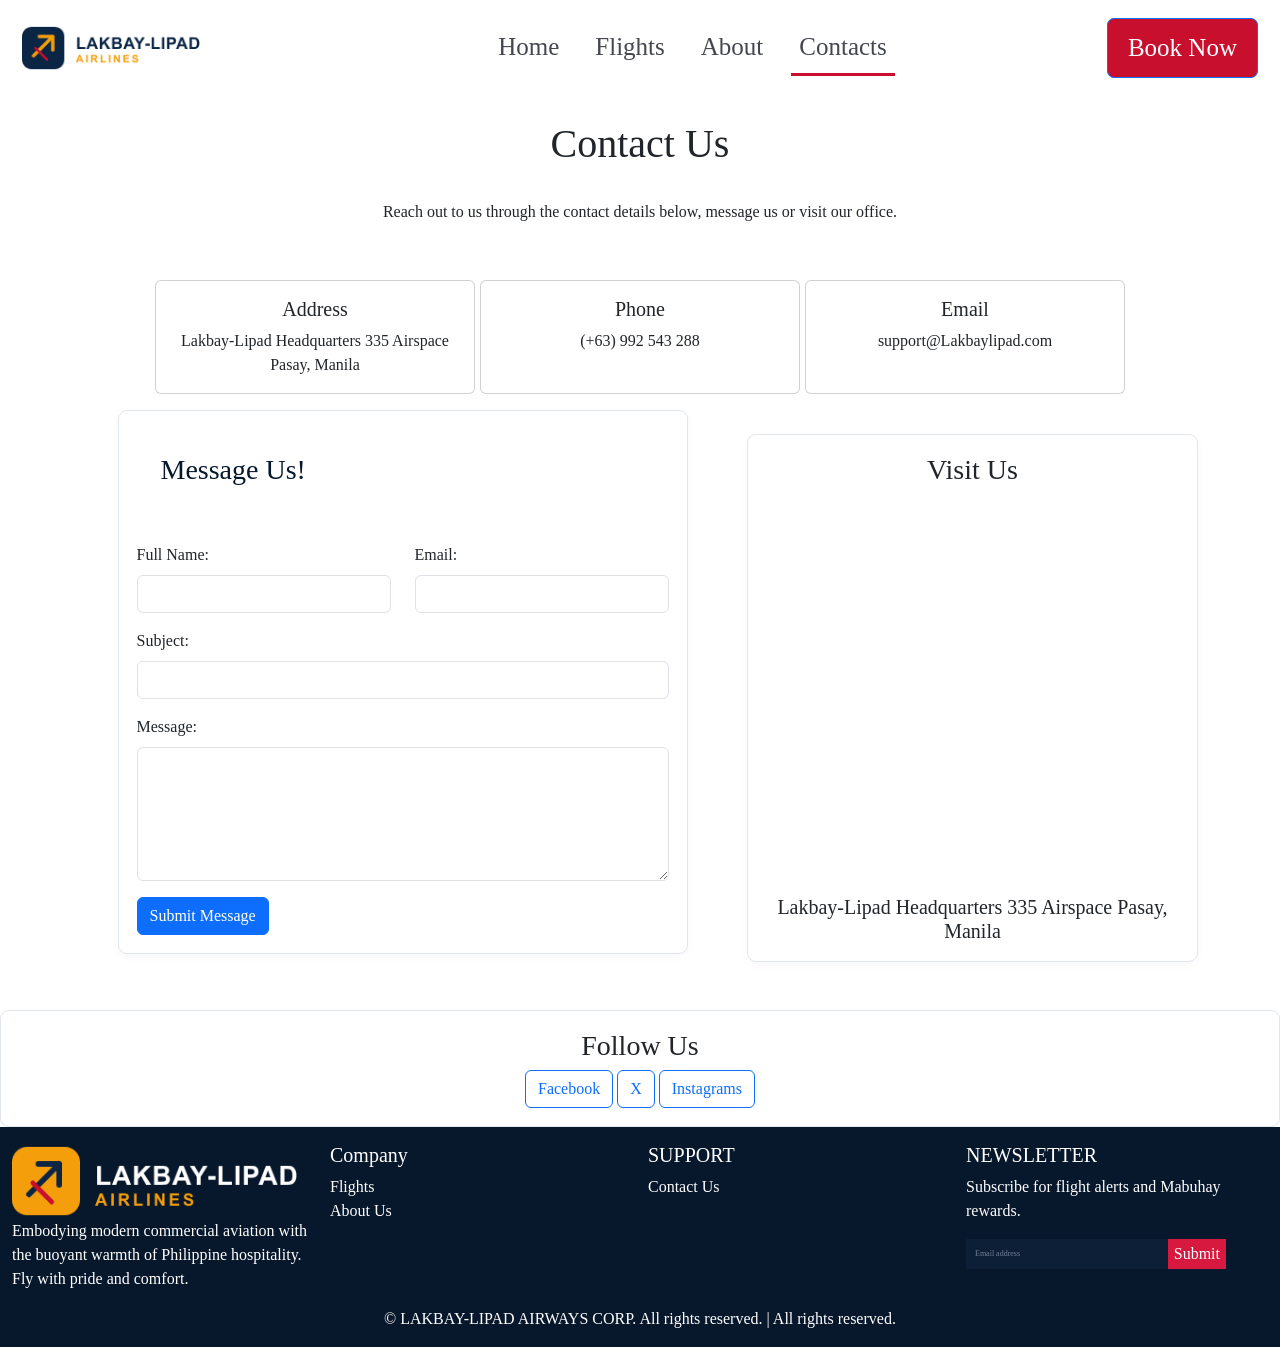
<file: Contact.html>
<!DOCTYPE html>
<html lang="en">
<head>
    <meta charset="UTF-8">
    <meta name="viewport" content="width=device-width, initial-scale=1.0">
    <title>Document</title>
    
    <!-- External CSS -->
    <link rel="stylesheet" href="./index.css">
    <!-- Bootstrap Css -->
    <link href="https://cdn.jsdelivr.net/npm/bootstrap@5.0.2/dist/css/bootstrap.min.css" rel="stylesheet" integrity="sha384-EVSTQN3/azprG1Anm3QDgpJLIm9Nao0Yz1ztcQTwFspd3yD65VohhpuuCOmLASjC" crossorigin="anonymous">
</head>
<body>
    <nav class="navbar navbar-expand-lg navbar-light bg-white">
        <div class="container-fluid">
            
            <!-- Logo -->
            <a id="navlogo" class="navbar-brand" href="./index.html">
                <img 
                src="./images/lakbaylipadlogo.png" 
                alt="Lakbay-Lipad Airlines"
                height="100%">
            </a>
            
            <!-- Hamburger -->
            <button id="Hamburger" 
            class="navbar-toggler" 
            type="button"
            data-bs-toggle="collapse"
            data-bs-target="#navbarNavAltMarkup"
            aria-controls="navbarNavAltMarkup"
            aria-expanded="false"
            aria-label="Toggle navigation">
            
            <span class="navbar-toggler-icon"></span>
        </button>
        
        <!-- Collapsible content -->
        <div class="collapse navbar-collapse" id="navbarNavAltMarkup">
            
            <!-- Navigation -->
            <div class="navbar-nav mx-auto text-center">
                <a class="nav-link" href="./index.html">Home</a>
                <a class="nav-link" href="./Flights.html">Flights</a>
                <a class="nav-link" href="./About.html">About</a>
                <a class="nav-link active" href="./Contact.html">Contacts</a>
            </div>
            
            <!-- Book button -->
            <div class="text-center">
                <a id="book" class="btn btn-primary" href="./Flights.html">
                    Book Now
                </a>
            </div>
            
        </div>
        
    </div>
</nav>
    <!-- body start -->
    <div class="Contact-us-section">
        
        <h1 class="text-center p-4">
            Contact Us
        </h1>
        <p class="text-center">Reach out to us through the contact details below, message us or visit our office.</p>
        
            <div class="contact-cards">
                
                <!-- Card 1 -->
                <div class="contact-card">
                    <div class="card">
                        <div class="card-body text-center">
                            <h5 class="card-title">Address</h5>
                            
                            <p class="card-text">
                                Lakbay-Lipad Headquarters
                                335 Airspace Pasay, Manila
                            </p>
                            
                        </div>
                    </div>
                </div>
                
                <!-- Card 2 -->
                <div class="contact-card">
                    <div class="card">
                        <div class="card-body text-center">
                            <h5 class="card-title">Phone</h5>
                            
                            <p class="card-text">
                                (+63) 992 543 288
                            </p>
                        </div>
                    </div>
                </div>
                
                <!-- Card 3 -->
                <div class="contact-card">
                    <div class="card">
                        <div class="card-body text-center">
                            <h5 class="card-title">Email</h5>
                            
                            <p class="card-text">
                                support@Lakbaylipad.com
                            </p>
                        </div>
                    </div>
                </div>
                
            </div>
        
    </div>
    
    <div class="container">
        
        <div class="row g-4 align-items-stretch">
            
            <!-- LEFT -->
            <section class="container-fluid col-md-6" id="form">
                <div id="contact-form">
                    <div id="header" class="p-4">
                        <h3>Message Us!</h3>
                    </div>
                    <form action="https://google.com">
                        <!-- Full Name + Email -->
                        <div class="row pt-4">
                            
                            <div class="col-md-6 mb-3">
                                <label for="full_name" class="form-label">Full Name:</label>
                                <input 
                                type="text" 
                                name="full_name" 
                                id="full_name" 
                                class="form-control"
                                required
                                autocomplete="name">
                            </div>
                            
                            <div class="col-md-6 mb-3">
                                <label for="email" class="form-label">Email:</label>
                                <input 
                                type="email" 
                                name="email" 
                                id="email" 
                                class="form-control">
                            </div>
                            
                        </div>
                        
                        <!-- Subject -->
                        <div class="mb-3">
                            <label for="subject" class="form-label">Subject:</label>
                            <input 
                            type="text" 
                            name="subject" 
                            id="subject" 
                            class="form-control">
                        </div>
                        
                        <!-- Message -->
                        <div class="mb-3">
                            <label for="message" class="form-label">Message:</label>
                            <textarea 
                            name="message" 
                            id="message" 
                            class="form-control"
                            rows="5"></textarea>
                        </div>
                        
                        <!-- Buttons -->
                        <button type="submit" class="btn btn-primary">
                            Submit Message
                        </button>
                    </form>
                </div>
            </section>
            <!-- RIGHT -->
            
            <div class="col-md-5">
                
                <div class="story-card">
                    <h3 class="text-center">
                        Visit Us
                    </h3>
                    
                    
                    <div class="map-container">
                        <iframe src="https://www.google.com/maps/embed?pb=!1m18!1m12!1m3!1d14182.541804717166!2d120.99823549209437!3d14.514545048366397!2m3!1f0!2f0!3f0!3m2!1i1024!2i768!4f13.1!3m3!1m2!1s0x3397cec5d2bb4d77%3A0x8a24fa628a114411!2sNinoy%20Aquino%20International%20Airport!5e1!3m2!1sen!2sph!4v1790079567872!5m2!1sen!2sph"   allowfullscreen="" loading="lazy" referrerpolicy="no-referrer-when-downgrade"></iframe>
                    </div>
                    <div class="text-center">
                        <h5 class="card-text">
                                Lakbay-Lipad Headquarters
                                335 Airspace Pasay, Manila
                        </h5>
                    </div>
                </div>
                
            </div>
        </div>
    </div>
    
    <div class="justify-content-center text-center pt-5">
        <div class="story-card">
                    
                    <h3 class="text-center">
                        Follow Us
                    </h3>
                    
                    <div class="text-center">
                        <a class="btn btn-outline-primary" href="https://web.facebook.com/" role="button">Facebook</a>
                        <a class="btn btn btn-outline-primary" href="https://x.com/" role="button">X</a>
                        <a class="btn btn btn-outline-primary" href="https://www.instagram.com/?hl=en" role="button">Instagrams</a>
                    </div>
                </div>
    </div>
        <!-- body end -->



        <footer id="footer" class="text-white d-flex justify-content-center d-grid gap-2 py-3">
            <div class="container-fluid">
                <div class="row g-3">
                    <!-- logo -->
                    <div class="col-lg-3">
                        <img src="./images/lakbay-lipadlogo.png" alt="" class="img-fluid">
                        <p>Embodying modern commercial aviation with
                            the buoyant warmth of Philippine hospitality.
                            Fly with pride and comfort.
                        </p>
                    </div>
                    <!-- company -->
                    <div class="col-lg-3">
                        <h5>
                            Company
                        </h5>
                        <div><a href="./Flights.html">Flights</a></div>
                        <div><a href="./About.html">About Us</a></div>
                    </div>
                    <!-- company -->
                    <div class="col-lg-3">
                        <h5>
                            SUPPORT
                        </h5>
                        <a href="./Contact.html">Contact Us</a>
                    </div>
                    <!-- company -->
                    <div class="col-lg-3">
                        <h5>
                            NEWSLETTER
                        </h5>
                        <p>
                            Subscribe for flight alerts and
                            Mabuhay rewards.
                        </p>
                        
                        <div class="newsletter">
                            
                            <input
                            type="email"
                            placeholder="Email address">
                            
                            <button>
                                Submit
                            </button>
                        </div>
                        
                    </div>
                </div>
                <div class="row">
                    <span>&copy;  LAKBAY-LIPAD AIRWAYS CORP. All rights reserved.
                        |
                        All rights reserved.
                    </span>
                </div>
                
            </footer>
        <!-- Bootstrap JS -->
    <script src="https://cdn.jsdelivr.net/npm/bootstrap@5.0.2/dist/js/bootstrap.bundle.min.js" integrity="sha384-MrcW6ZMFYlzcLA8Nl+NtUVF0sA7MsXsP1UyJoMp4YLEuNSfAP+JcXn/tWtIaxVXM" crossorigin="anonymous"></script>
</body>
</html>
</file>
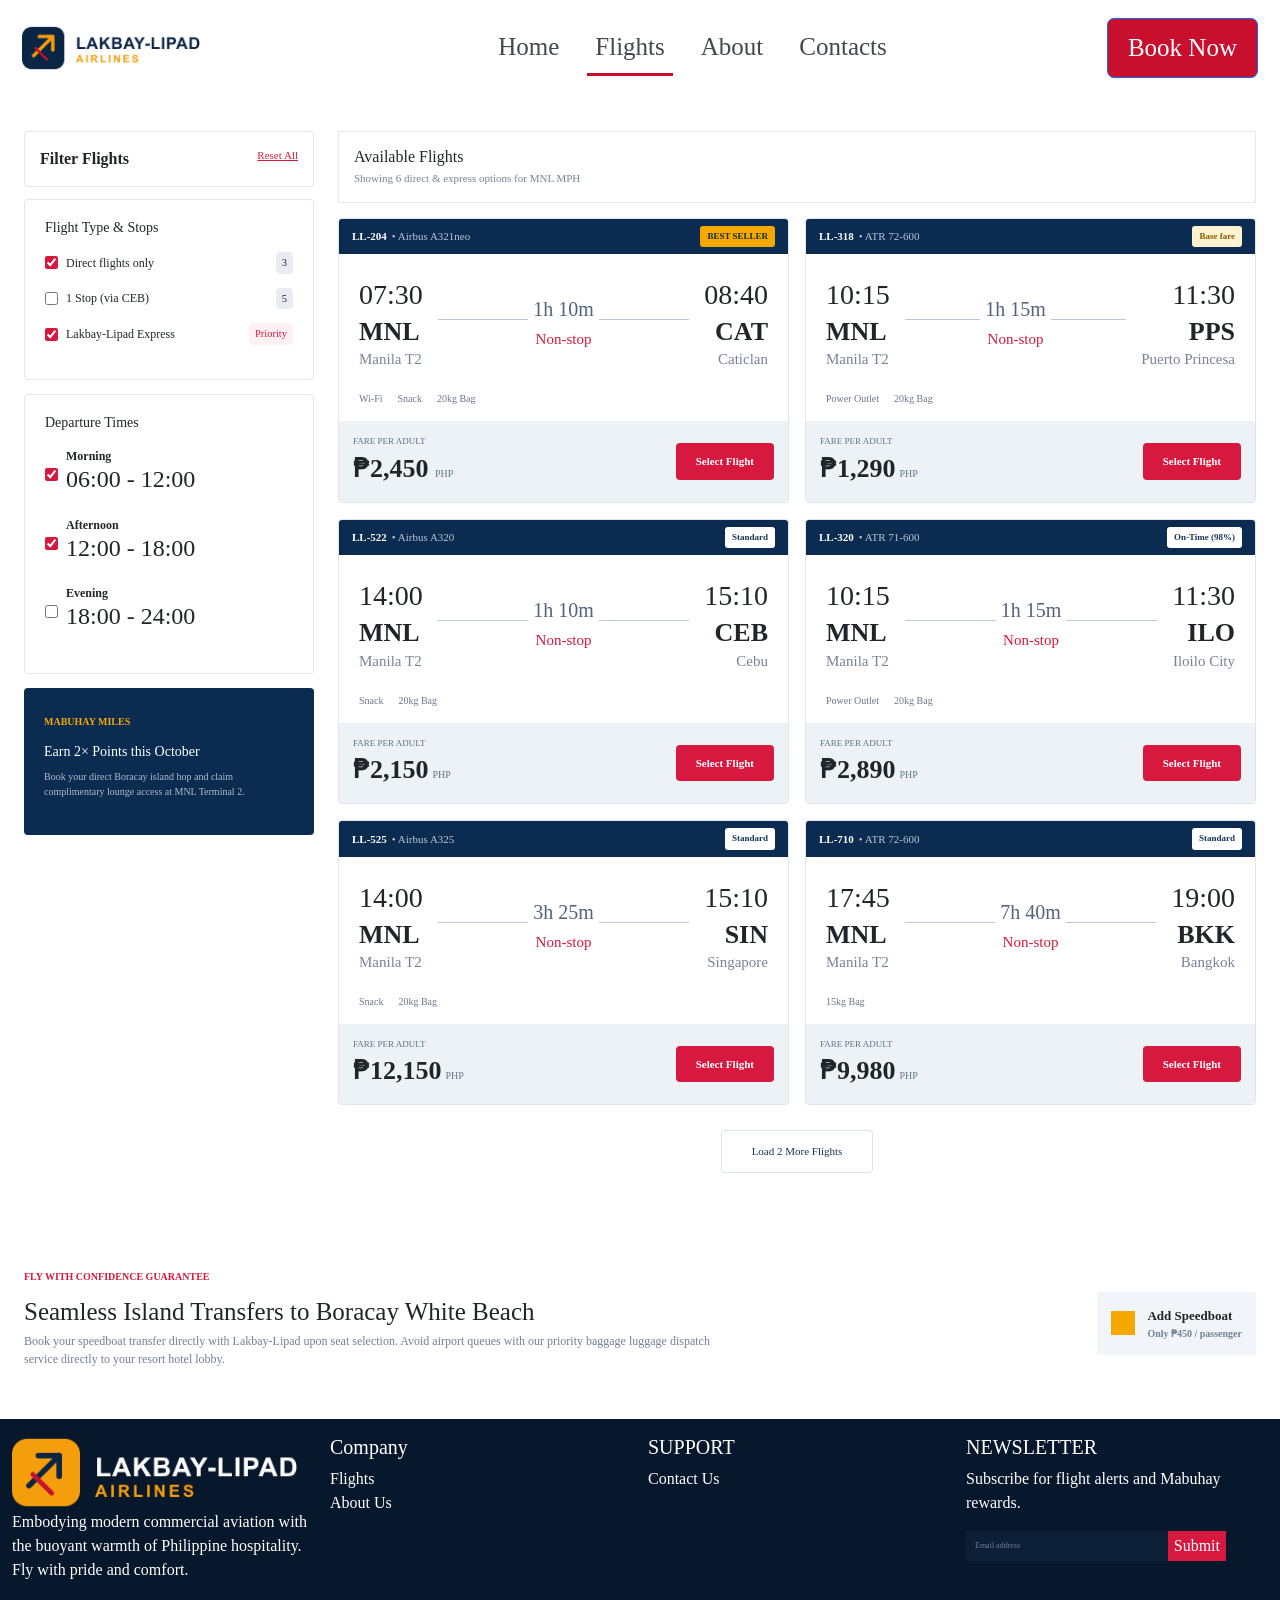
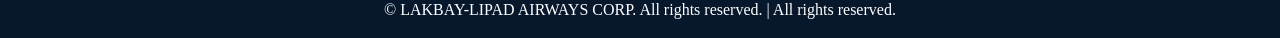
<file: Flights.html>
<!DOCTYPE html>
<html lang="en">
<head>
    <meta charset="UTF-8">
    <meta name="viewport" content="width=device-width, initial-scale=1.0">
    <title>Document</title>
    
    <!-- External CSS -->
    <link rel="stylesheet" href="./index.css">
    <!-- Bootstrap Css -->
    <link href="https://cdn.jsdelivr.net/npm/bootstrap@5.0.2/dist/css/bootstrap.min.css" rel="stylesheet" integrity="sha384-EVSTQN3/azprG1Anm3QDgpJLIm9Nao0Yz1ztcQTwFspd3yD65VohhpuuCOmLASjC" crossorigin="anonymous">
</head>
<body>
    <nav class="navbar navbar-expand-lg navbar-light bg-white">
        <div class="container-fluid">
            
            <!-- Logo -->
            <a id="navlogo" class="navbar-brand" href="./index.html">
                <img 
                src="./images/lakbaylipadlogo.png" 
                alt="Lakbay-Lipad Airlines"
                height="100%">
            </a>
            
            <!-- Hamburger -->
            <button id="Hamburger" 
            class="navbar-toggler" 
            type="button"
            data-bs-toggle="collapse"
            data-bs-target="#navbarNavAltMarkup"
            aria-controls="navbarNavAltMarkup"
            aria-expanded="false"
            aria-label="Toggle navigation">
            
            <span class="navbar-toggler-icon"></span>
        </button>
        
        <!-- Collapsible content -->
        <div class="collapse navbar-collapse" id="navbarNavAltMarkup">
            
            <!-- Navigation -->
            <div class="navbar-nav mx-auto text-center">
                <a class="nav-link" href="./index.html">Home</a>
                <a class="nav-link active" href="./Flights.html">Flights</a>
                <a class="nav-link" href="./About.html">About</a>
                <a class="nav-link" href="./Contact.html">Contacts</a>
            </div>
            
            <!-- Book button -->
            <div class="text-center">
                <a id="book" class="btn btn-primary" href="./Flights.html">
                    Book Now
                </a>
            </div>
            
        </div>
        
    </div>
</nav>
    <!-- Body Start -->

<main class="flight-page">

    <div class="container-fluid px-4">

        <div class="row g-4">


            <!--  FILTER SIDEBAR -->

            <div class="col-lg-4 col-xl-3">

                <div class="filter-title">

                    <strong>
                        <i class="bi bi-filter"></i>
                        Filter Flights
                    </strong>

                    <a href="./Flights.html">
                        Reset All
                    </a>

                </div>



                <!-- FLIGHT TYPE -->

                <div class="filter-card">

                    <h5>
                        Flight Type & Stops
                    </h5>

                    <label class="filter-check">

                        <input type="checkbox" checked>

                        <span>
                            Direct flights only
                        </span>

                        <small>3</small>

                    </label>


                    <label class="filter-check">

                        <input type="checkbox">

                        <span>
                            1 Stop (via CEB)
                        </span>

                        <small>5</small>

                    </label>


                    <label class="filter-check">

                        <input type="checkbox" checked>

                        <span>
                            Lakbay-Lipad Express
                        </span>

                        <small class="priority">
                            Priority
                        </small>

                    </label>

                </div>


                <!-- DEPARTURE -->

                <div class="filter-card">

                    <h5>
                        Departure Times
                    </h5>

                    <label class="filter-check time-check">

                        <input type="checkbox" checked>

                        <span>
                            <strong>Morning</strong>
                            <h4>06:00 - 12:00</h4>
                        </span>

                        <i class="bi bi-sun"></i>

                    </label>


                    <label class="filter-check time-check">

                        <input type="checkbox" checked>

                        <span>
                            <strong>Afternoon</strong>
                            <h4>12:00 - 18:00</h4>
                        </span>

                        <i class="bi bi-sun-fill"></i>

                    </label>


                    <label class="filter-check time-check">

                        <input type="checkbox">

                        <span>
                            <strong>Evening</strong>
                            <h4>18:00 - 24:00</h4>
                        </span>

                        <i class="bi bi-moon"></i>

                    </label>

                </div>


                <!-- MILES -->

                <div class="miles-card">

                    <small>
                        MABUHAY MILES
                    </small>

                    <h5>
                        Earn 2× Points this October
                    </h5>

                    <p>
                        Book your direct Boracay island hop and claim
                        complimentary lounge access at MNL Terminal 2.
                    </p>

                </div>

            </div>


            <!-- FLIGHT RESULTS-->

            <div class="col-lg-8 col-xl-9">

                <div class="results-header">

                    <div>

                        <h4>
                            Available Flights
                        </h4>

                        <p>
                            Showing 6 direct & express options
                            for MNL <i class="bi bi-arrow-right"></i> MPH
                        </p>

                    </div>
                </div>


                <div class="row g-3">


                    <!-- FLIGHT 1 -->

                    <div class="col-md-6">

                        <div class="flight-card">

                            <div class="flight-card-header">

                                <strong>
                                    LL-204
                                </strong>

                                <span>
                                    • Airbus A321neo
                                </span>

                                <b>
                                    BEST SELLER
                                </b>

                            </div>


                            <div class="flight-route">

                                <div class="airport">

                                    <strong>07:30</strong>

                                    <h4>MNL</h4>

                                    <small>Manila T2</small>

                                </div>


                                <div class="route-line">

                                    <span>
                                        1h 10m
                                    </span>

                                    <i class="bi bi-airplane-fill"></i>

                                    <small>
                                        Non-stop
                                    </small>

                                </div>


                                <div class="airport text-end">

                                    <strong>08:40</strong>

                                    <h4>CAT
                                    </h4>

                                    <small>Caticlan</small>

                                </div>

                            </div>


                            <div class="flight-features">

                                <span>
                                    <i class="bi bi-wifi"></i>
                                    Wi-Fi
                                </span>

                                <span>
                                    <i class="bi bi-cup-straw"></i>
                                    Snack
                                </span>

                                <span>
                                    <i class="bi bi-suitcase"></i>
                                    20kg Bag
                                </span>

                            </div>


                            <div class="starting-price">

                                <div>

                                    <small>
                                        FARE PER ADULT
                                    </small>

                                    <strong>
                                        ₱2,450
                                    </strong>

                                    <span>
                                        PHP
                                    </span>

                                </div>

                                <a
                                    href="./CaticlanFlightDetails.html"
                                    class="select-flight">

                                    Select Flight

                                </a>

                            </div>
                        </div>

                    </div>


                    <!-- FLIGHT 2 -->

                    <div class="col-md-6">

                        <div class="flight-card">

                            <div class="flight-card-header">

                                <strong>
                                    LL-318
                                </strong>

                                <span>
                                    • ATR 72-600
                                </span>

                                <b class="lowest">
                                    Base fare
                                </b>

                            </div>


                            <div class="flight-route">

                                <div class="airport">

                                    <strong>10:15</strong>

                                    <h4>MNL</h4>

                                    <small>Manila T2</small>

                                </div>


                                <div class="route-line">

                                    <span>1h 15m</span>

                                    <i class="bi bi-airplane-fill"></i>

                                    <small>Non-stop</small>

                                </div>


                                <div class="airport text-end">

                                    <strong>11:30</strong>

                                    <h4>PPS</h4>

                                    <small>Puerto Princesa</small>

                                </div>

                            </div>


                            <div class="flight-features">

                                <span>
                                    <i class="bi bi-plug"></i>
                                    Power Outlet
                                </span>

                                <span>
                                    <i class="bi bi-suitcase"></i>
                                    20kg Bag
                                </span>

                            </div>


                            <div class="starting-price">

                                <div>

                                    <small>FARE PER ADULT</small>

                                    <strong>₱1,290</strong>

                                    <span>PHP</span>

                                </div>

                                <a href="./PuertoPrincesaFlightDetails.html"
                                   class="select-flight">

                                    Select Flight

                                </a>

                            </div>

                        </div>

                    </div>


                    <!-- FLIGHT 3 -->

                    <div class="col-md-6">

                        <div class="flight-card">

                            <div class="flight-card-header">

                                <strong>
                                    LL-522
                                </strong>

                                <span>
                                    • Airbus A320
                                </span>

                                <b class="standard">
                                    Standard
                                </b>

                            </div>


                            <div class="flight-route">

                                <div class="airport">

                                    <strong>14:00</strong>

                                    <h4>MNL</h4>

                                    <small>Manila T2</small>

                                </div>

                                <div class="route-line">

                                    <span>1h 10m</span>

                                    <i class="bi bi-airplane-fill"></i>

                                    <small>Non-stop</small>

                                </div>

                                <div class="airport text-end">

                                    <strong>15:10</strong>

                                    <h4>CEB</h4>

                                    <small>Cebu</small>

                                </div>

                            </div>


                            <div class="flight-features">

                                <span>
                                    <i class="bi bi-cup-straw"></i>
                                    Snack
                                </span>

                                <span>
                                    <i class="bi bi-suitcase"></i>
                                    20kg Bag
                                </span>

                            </div>


                            <div class="starting-price">

                                <div>

                                    <small>FARE PER ADULT</small>

                                    <strong>₱2,150</strong>

                                    <span>PHP</span>

                                </div>

                                <a href="./CebuFlightDetails.html"
                                   class="select-flight">

                                    Select Flight

                                </a>

                            </div>

                        </div>

                    </div>


                    <!-- FLIGHT 4 -->

                    <div class="col-md-6">

                        <div class="flight-card">

                            <div class="flight-card-header">

                                <strong>
                                    LL-320
                                </strong>

                                <span>
                                    • ATR 71-600
                                </span>

                                <b class="on-time">
                                    On-Time (98%)
                                </b>

                            </div>


                            <div class="flight-route">

                                <div class="airport">

                                    <strong>10:15</strong>

                                    <h4>MNL</h4>

                                    <small>Manila T2</small>

                                </div>


                                <div class="route-line">

                                    <span>1h 15m</span>

                                    <i class="bi bi-airplane-fill"></i>

                                    <small>Non-stop</small>

                                </div>


                                <div class="airport text-end">

                                    <strong>11:30</strong>

                                    <h4>ILO</h4>

                                    <small>Iloilo City</small>

                                </div>

                            </div>


                            <div class="flight-features">

                                <span>
                                    <i class="bi bi-plug"></i>
                                    Power Outlet
                                </span>

                                <span>
                                    <i class="bi bi-suitcase"></i>
                                    20kg Bag
                                </span>

                            </div>


                            <div class="starting-price">

                                <div>

                                    <small>FARE PER ADULT</small>

                                    <strong>₱2,890</strong>

                                    <span>PHP</span>

                                </div>

                                <a href="./IloiloFlightDetails.html"
                                   class="select-flight">

                                    Select Flight

                                </a>

                            </div>

                        </div>

                    </div>


                    <!-- FLIGHT 5 -->

                    <div class="col-md-6">

                        <div class="flight-card">

                            <div class="flight-card-header">

                                <strong>
                                    LL-525
                                </strong>

                                <span>
                                    • Airbus A325
                                </span>

                                <b class="standard">
                                    Standard
                                </b>

                            </div>


                            <div class="flight-route">

                                <div class="airport">

                                    <strong>14:00</strong>

                                    <h4>MNL</h4>

                                    <small>Manila T2</small>

                                </div>

                                <div class="route-line">

                                    <span>3h 25m</span>

                                    <i class="bi bi-airplane-fill"></i>

                                    <small>Non-stop</small>

                                </div>

                                <div class="airport text-end">

                                    <strong>15:10</strong>

                                    <h4>SIN</h4>

                                    <small>Singapore</small>

                                </div>

                            </div>


                            <div class="flight-features">

                                <span>
                                    <i class="bi bi-cup-straw"></i>
                                    Snack
                                </span>

                                <span>
                                    <i class="bi bi-suitcase"></i>
                                    20kg Bag
                                </span>

                            </div>


                            <div class="starting-price">

                                <div>

                                    <small>FARE PER ADULT</small>

                                    <strong>₱12,150</strong>

                                    <span>PHP</span>

                                </div>

                                <a href="./SingaporeFlightDetails.html"
                                   class="select-flight">

                                    Select Flight

                                </a>

                            </div>

                        </div>

                    </div>

                    <!-- FLIGHT 6 -->

                    <div class="col-md-6">

                        <div class="flight-card">

                            <div class="flight-card-header">

                                <strong>
                                    LL-710
                                </strong>

                                <span>
                                    • ATR 72-600
                                </span>

                                <b class="standard">
                                    Standard
                                </b>

                            </div>


                            <div class="flight-route">

                                <div class="airport">

                                    <strong>17:45</strong>

                                    <h4>MNL</h4>

                                    <small>Manila T2</small>

                                </div>

                                <div class="route-line">

                                    <span>7h 40m</span>

                                    <i class="bi bi-airplane-fill"></i>

                                    <small>Non-stop</small>

                                </div>

                                <div class="airport text-end">

                                    <strong>19:00</strong>

                                    <h4>BKK</h4>

                                    <small>Bangkok</small>

                                </div>

                            </div>


                            <div class="flight-features">

                                <span>
                                    <i class="bi bi-suitcase"></i>
                                    15kg Bag
                                </span>

                            </div>


                            <div class="starting-price">

                                <div>

                                    <small>FARE PER ADULT</small>

                                    <strong>₱9,980</strong>

                                    <span>PHP</span>

                                </div>

                                <a href="./BankokFlightDetails.html"
                                   class="select-flight">

                                    Select Flight

                                </a>

                            </div>

                        </div>

                    </div>

                </div>


                <div class="load-more">

                    <button>
                        Load 2 More Flights
                        <i class="bi bi-chevron-down"></i>
                    </button>

                </div>

            </div>

        </div>

    </div>

</main>


<!-----------------------------------------TRANSFER PROMOTION---------------------------->

<section class="transfer-section">

    <div class="container-fluid px-4">

        <div class="transfer-content">

            <div>

                <small>
                    <i class="bi bi-gear"></i>
                    FLY WITH CONFIDENCE GUARANTEE
                </small>

                <h2>
                    Seamless Island Transfers to Boracay White Beach
                </h2>

                <p>
                    Book your speedboat transfer directly with Lakbay-Lipad
                    upon seat selection. Avoid airport queues with our
                    priority baggage luggage dispatch service directly
                    to your resort hotel lobby.
                </p>

            </div>


            <div class="speedboat">

                <i class="bi bi-water"></i>

                <div>
                    <strong>
                        Add Speedboat
                    </strong>

                    <small>
                        Only ₱450 / passenger
                    </small>
                </div>

            </div>

        </div>

    </div>

</section>


    <!-- Body End -->
    

    
    <!--Footer Start-->
        
        <footer id="footer" class="text-white d-flex justify-content-center d-grid gap-2 py-3">
            <div class="container-fluid">
                <div class="row g-3">
                    <!-- logo -->
                    <div class="col-lg-3">
                        <img src="./images/lakbay-lipadlogo.png" alt="" class="img-fluid">
                        <p>Embodying modern commercial aviation with
                            the buoyant warmth of Philippine hospitality.
                            Fly with pride and comfort.
                        </p>
                    </div>
                    <!-- company -->
                    <div class="col-lg-3">
                        <h5>
                            Company
                        </h5>
                        <div><a href="./Flights.html">Flights</a></div>
                        <div><a href="./About.html">About Us</a></div>
                    </div>
                    <!-- company -->
                    <div class="col-lg-3">
                        <h5>
                            SUPPORT
                        </h5>
                        <a href="./Contact.html">Contact Us</a>
                    </div>
                    <!-- company -->
                    <div class="col-lg-3">
                        <h5>
                            NEWSLETTER
                        </h5>
                        <p>
                            Subscribe for flight alerts and
                            Mabuhay rewards.
                        </p>
                        
                        <div class="newsletter">
                            
                            <input
                            type="email"
                            placeholder="Email address">
                            
                            <button>
                                Submit
                            </button>
                        </div>
                        
                    </div>
                </div>
                <div class="row">
                    <span>&copy;  LAKBAY-LIPAD AIRWAYS CORP. All rights reserved.
                        |
                        All rights reserved.
                    </span>
                </div>
                
            </footer>
        <!-- Bootstrap JS -->
        <script src="https://cdn.jsdelivr.net/npm/bootstrap@5.0.2/dist/js/bootstrap.bundle.min.js" integrity="sha384-MrcW6ZMFYlzcLA8Nl+NtUVF0sA7MsXsP1UyJoMp4YLEuNSfAP+JcXn/tWtIaxVXM" crossorigin="anonymous"></script>
    </body>
    </html>
</file>
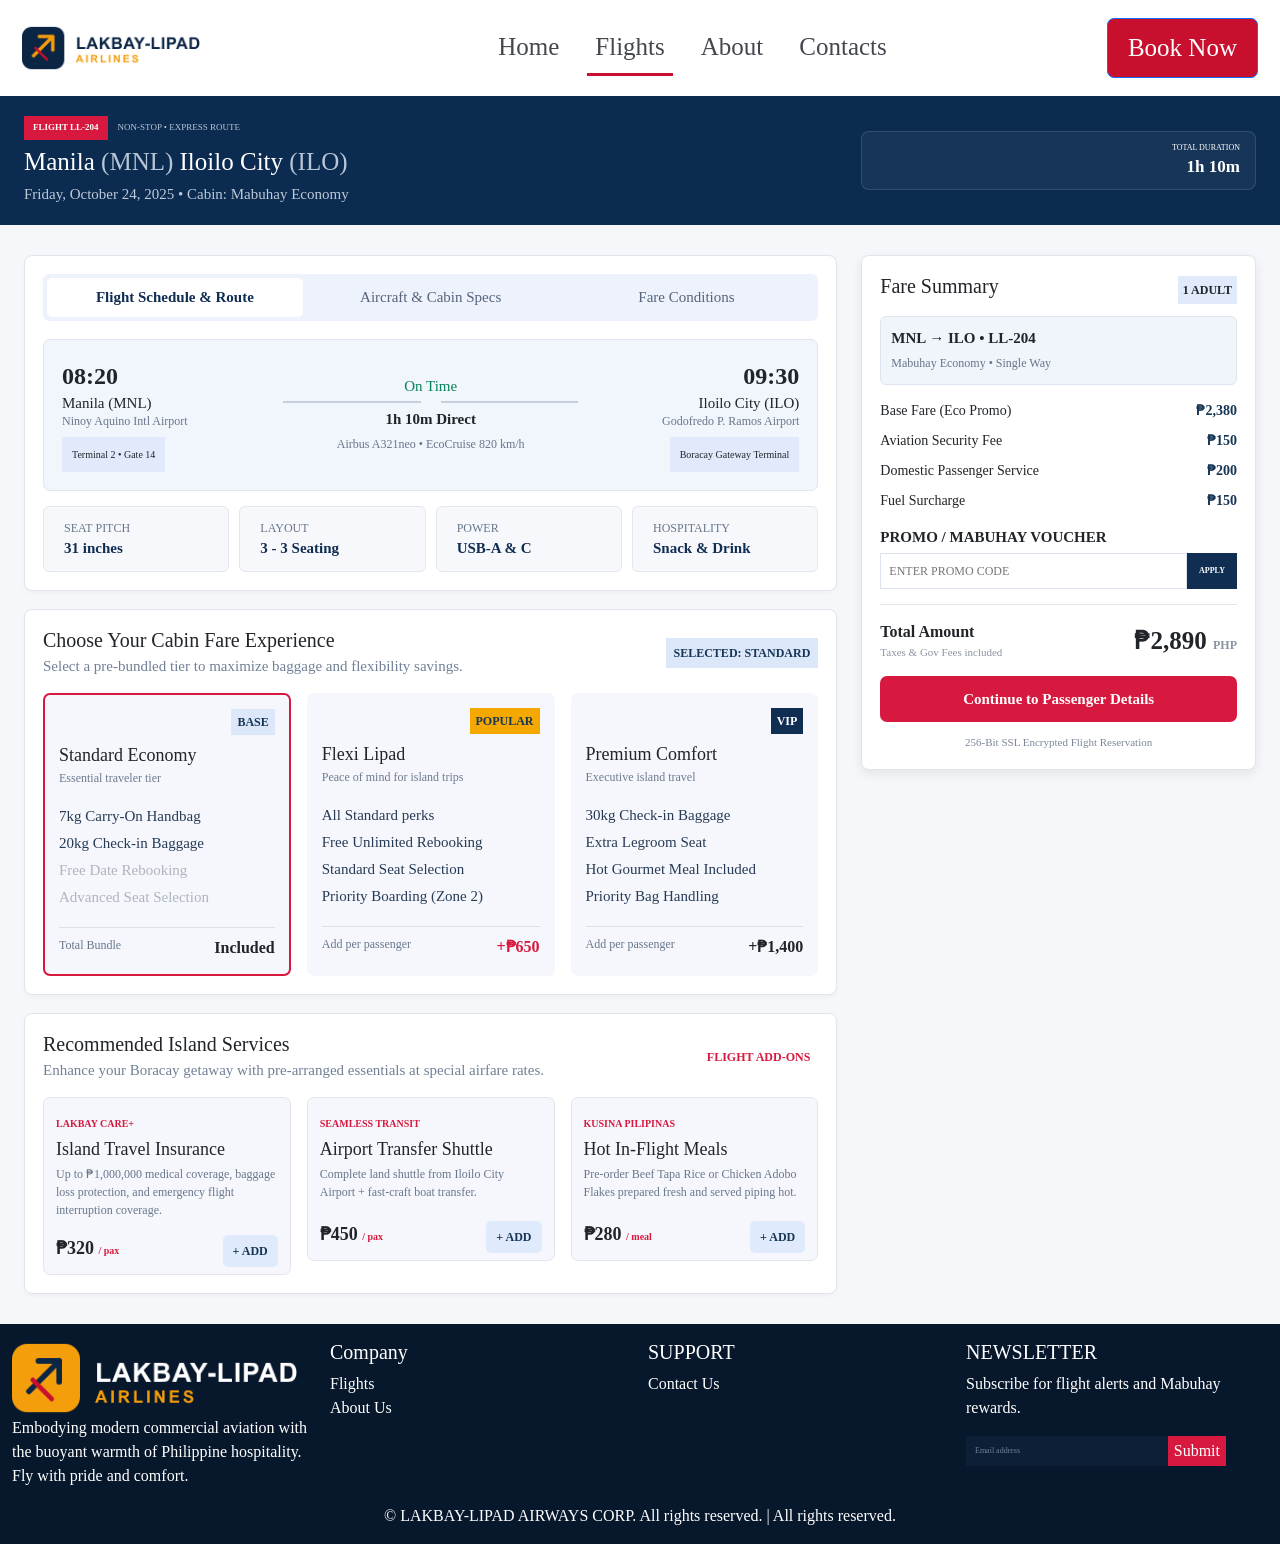
<file: IloiloFlightDetails.html>
<!DOCTYPE html>
<html lang="en">
<head>
    <meta charset="UTF-8">
    <meta name="viewport" content="width=device-width, initial-scale=1.0">
    <title>Document</title>
    
    <!-- External CSS -->
    <link rel="stylesheet" href="./index.css">
    <!-- Bootstrap Css -->
    <link href="https://cdn.jsdelivr.net/npm/bootstrap@5.0.2/dist/css/bootstrap.min.css" rel="stylesheet" integrity="sha384-EVSTQN3/azprG1Anm3QDgpJLIm9Nao0Yz1ztcQTwFspd3yD65VohhpuuCOmLASjC" crossorigin="anonymous">
</head>
<body>
    <nav class="navbar navbar-expand-lg navbar-light bg-white">
        <div class="container-fluid">
            
            <!-- Logo -->
            <a id="navlogo" class="navbar-brand" href="./index.html">
                <img 
                src="./images/lakbaylipadlogo.png" 
                alt="Lakbay-Lipad Airlines"
                height="100%">
            </a>
            
            <!-- Hamburger -->
            <button id="Hamburger" 
            class="navbar-toggler" 
            type="button"
            data-bs-toggle="collapse"
            data-bs-target="#navbarNavAltMarkup"
            aria-controls="navbarNavAltMarkup"
            aria-expanded="false"
            aria-label="Toggle navigation">
            
            <span class="navbar-toggler-icon"></span>
            </button>
        
            <!-- Collapsible content -->
            <div class="collapse navbar-collapse" id="navbarNavAltMarkup">
            
                <!-- Navigation -->
                <div class="navbar-nav mx-auto text-center">
                    <a class="nav-link" href="./index.html">Home</a>
                    <a class="nav-link active" href="./Flights.html">Flights</a>
                    <a class="nav-link" href="./About.html">About</a>
                    <a class="nav-link" href="./Contact.html">Contacts</a>
                </div>
                
                <!-- Book button -->
                <div class="text-center">
                    <a id="book" class="btn btn-primary" href="./Flights.html">
                        Book Now
                    </a>
                </div>
            
            </div>
        
        </div>
    </nav>
    <!-- Body Start -->
<!------------------------------------FLIGHT HEADER----------------------------------->

<section class="flight-detail-header">

    <div class="container-fluid px-4">

        <div class="row align-items-center">

            <div class="col-lg-8">

                <div class="route-label">

                    <strong>
                        FLIGHT LL-204
                    </strong>

                    <span>
                        NON-STOP • EXPRESS ROUTE
                    </span>

                </div>


                <h1>
                    Manila
                    <span>(MNL)</span>

                    <i class="bi bi-arrow-right"></i>

                    Iloilo City
                    <span>(ILO)</span>
                </h1>


                <p>
                    <i class="bi bi-calendar"></i>
                    Friday, October 24, 2025

                    <span>•</span>

                    Cabin: Mabuhay Economy
                </p>

            </div>


            <div class="col-lg-4">

                <div class="duration-box">

                    <small>
                        TOTAL DURATION
                    </small>

                    <strong>
                        1h 10m
                    </strong>

                    <i class="bi bi-stopwatch"></i>

                </div>

            </div>

        </div>

    </div>

</section>


<!-- =============================================
     DETAILS CONTENT
============================================= -->

<main class="details-page">

    <div class="container-fluid px-4">

        <div class="row g-4">


            <!-- LEFT -->

            <div class="col-lg-8">


                <!-- FLIGHT INFORMATION -->

                <div class="detail-card">

                    <div class="detail-tabs">

                        <button class="active">
                            <i class="bi bi-airplane"></i>
                            Flight Schedule & Route
                        </button>

                        <button>
                            <i class="bi bi-suitcase"></i>
                            Aircraft & Cabin Specs
                        </button>

                        <button>
                            <i class="bi bi-shield-check"></i>
                            Fare Conditions
                        </button>

                    </div>


                    <div class="schedule">

                        <div class="schedule-airport">

                            <strong>
                                08:20
                            </strong>

                            <h4>
                                Manila (MNL)
                            </h4>

                            <small>
                                Ninoy Aquino Intl Airport
                            </small>

                            <span>
                                <i class="bi bi-building"></i>
                                Terminal 2 • Gate 14
                            </span>

                        </div>


                        <div class="schedule-middle">

                            <small>
                                <i class="bi bi-circle-fill"></i>
                                On Time
                            </small>

                            <div class="schedule-line">

                                <span></span>

                                <i class="bi bi-airplane-fill"></i>

                                <span></span>

                            </div>

                            <strong>
                                1h 10m Direct
                            </strong>

                            <small>
                                Airbus A321neo • EcoCruise 820 km/h
                            </small>

                        </div>


                        <div class="schedule-airport text-end">

                            <strong>
                                09:30
                            </strong>

                            <h4>
                                Iloilo City (ILO)
                            </h4>

                            <small>
                                Godofredo P. Ramos Airport
                            </small>

                            <span>
                                <i class="bi bi-geo-alt"></i>
                                Boracay Gateway Terminal
                            </span>

                        </div>

                    </div>


                    <!-- SPECS -->

                    <div class="specs">

                        <div>

                            <i class="bi bi-person-wheelchair"></i>

                            <span>
                                SEAT PITCH
                                <strong>
                                    31 inches
                                </strong>
                            </span>

                        </div>


                        <div>

                            <i class="bi bi-grid-3x3-gap"></i>

                            <span>
                                LAYOUT
                                <strong>
                                    3 - 3 Seating
                                </strong>
                            </span>

                        </div>


                        <div>

                            <i class="bi bi-plug"></i>

                            <span>
                                POWER
                                <strong>
                                    USB-A & C
                                </strong>
                            </span>

                        </div>


                        <div>

                            <i class="bi bi-cup-straw"></i>

                            <span>
                                HOSPITALITY
                                <strong>
                                    Snack & Drink
                                </strong>
                            </span>

                        </div>

                    </div>

                </div>


                <!-- FARE EXPERIENCE -->

                <div class="detail-card fare-experience">

                    <div class="section-heading">

                        <div>

                            <h3>
                                Choose Your Cabin Fare Experience
                            </h3>

                            <p>
                                Select a pre-bundled tier to maximize
                                baggage and flexibility savings.
                            </p>

                        </div>

                        <span>
                            SELECTED: STANDARD
                        </span>

                    </div>


                    <div class="row g-3">


                        <!-- STANDARD -->

                        <div class="col-md-4">

                            <div class="fare-card selected">

                                <div class="fare-top">

                                    <i class="bi bi-record-circle-fill"></i>

                                    <span>BASE</span>

                                </div>

                                <h4>
                                    Standard Economy
                                </h4>

                                <p>
                                    Essential traveler tier
                                </p>


                                <ul>

                                    <li>
                                        <i class="bi bi-bag"></i>
                                        7kg Carry-On Handbag
                                    </li>

                                    <li>
                                        <i class="bi bi-suitcase"></i>
                                        20kg Check-in Baggage
                                    </li>

                                    <li class="disabled">
                                        Free Date Rebooking
                                    </li>

                                    <li class="disabled">
                                        Advanced Seat Selection
                                    </li>

                                </ul>


                                <div class="fare-bottom">

                                    <small>
                                        Total Bundle
                                    </small>

                                    <strong>
                                        Included
                                    </strong>

                                </div>

                            </div>

                        </div>


                        <!-- FLEXI -->

                        <div class="col-md-4">

                            <div class="fare-card">

                                <div class="fare-top">

                                    <i class="bi bi-circle"></i>

                                    <span class="popular">
                                        POPULAR
                                    </span>

                                </div>

                                <h4>
                                    Flexi Lipad
                                </h4>

                                <p>
                                    Peace of mind for island trips
                                </p>

                                <ul>

                                    <li>
                                        <i class="bi bi-check-circle"></i>
                                        All Standard perks
                                    </li>

                                    <li>
                                        Free Unlimited Rebooking
                                    </li>

                                    <li>
                                        Standard Seat Selection
                                    </li>

                                    <li>
                                        Priority Boarding (Zone 2)
                                    </li>

                                </ul>


                                <div class="fare-bottom">

                                    <small>
                                        Add per passenger
                                    </small>

                                    <strong class="price-red">
                                        +₱650
                                    </strong>

                                </div>

                            </div>

                        </div>


                        <!-- VIP -->

                        <div class="col-md-4">

                            <div class="fare-card">

                                <div class="fare-top">

                                    <i class="bi bi-circle"></i>

                                    <span class="vip">
                                        VIP
                                    </span>

                                </div>

                                <h4>
                                    Premium Comfort
                                </h4>

                                <p>
                                    Executive island travel
                                </p>

                                <ul>

                                    <li>
                                        30kg Check-in Baggage
                                    </li>

                                    <li>
                                        Extra Legroom Seat
                                    </li>

                                    <li>
                                        Hot Gourmet Meal Included
                                    </li>

                                    <li>
                                        Priority Bag Handling
                                    </li>

                                </ul>


                                <div class="fare-bottom">

                                    <small>
                                        Add per passenger
                                    </small>

                                    <strong>
                                        +₱1,400
                                    </strong>

                                </div>

                            </div>

                        </div>

                    </div>

                </div>


                <!-- ISLAND SERVICES -->

                <div class="detail-card services-card">

                    <div class="section-heading">

                        <div>

                            <h3>
                                Recommended Island Services
                            </h3>

                            <p>
                                Enhance your Boracay getaway with
                                pre-arranged essentials at special
                                airfare rates.
                            </p>

                        </div>

                        <span class="add-ons">
                            FLIGHT ADD-ONS
                        </span>

                    </div>


                    <div class="row g-3">


                        <div class="col-md-4">

                            <div class="service-card">

                                <div>

                                    <small>
                                        LAKBAY CARE+
                                    </small>

                                    <h4>
                                        Island Travel Insurance
                                    </h4>

                                    <p>
                                        Up to ₱1,000,000 medical coverage,
                                        baggage loss protection, and
                                        emergency flight interruption
                                        coverage.
                                    </p>

                                    <strong>
                                        ₱320 <small>/ pax</small>
                                    </strong>

                                    <button disabled>
                                        + ADD
                                    </button>

                                </div>

                            </div>

                        </div>


                        <div class="col-md-4">

                            <div class="service-card">

                                <div>

                                    <small>
                                        SEAMLESS TRANSIT
                                    </small>

                                    <h4>
                                        Airport Transfer Shuttle
                                    </h4>

                                    <p>
                                        Complete land shuttle from
                                        Iloilo City Airport + fast-craft
                                        boat transfer.
                                    </p>

                                    <strong>
                                        ₱450 <small>/ pax</small>
                                    </strong>

                                    <button disabled>
                                        + ADD
                                    </button>

                                </div>

                            </div>

                        </div>


                        <div class="col-md-4">

                            <div class="service-card">

                                <div>

                                    <small>
                                        KUSINA PILIPINAS
                                    </small>

                                    <h4>
                                        Hot In-Flight Meals
                                    </h4>

                                    <p>
                                        Pre-order Beef Tapa Rice or
                                        Chicken Adobo Flakes prepared
                                        fresh and served piping hot.
                                    </p>

                                    <strong>
                                        ₱280 <small>/ meal</small>
                                    </strong>

                                    <button disabled>
                                        + ADD
                                    </button>

                                </div>

                            </div>

                        </div>

                    </div>

                </div>

            </div>


            <!-- =====================================
                 FARE SUMMARY
            ====================================== -->

            <div class="col-lg-4">

                <div class="fare-summary">

                    <div class="summary-heading">

                        <h3>
                            <i class="bi bi-receipt"></i>
                            Fare Summary
                        </h3>

                        <span>
                            1 ADULT
                        </span>

                    </div>


                    <div class="summary-flight">

                        <strong>
                            MNL → ILO • LL-204
                        </strong>

                        <small>
                            Mabuhay Economy • Single Way
                        </small>

                        <i class="bi bi-airplane-fill"></i>

                    </div>


                    <div class="summary-lines">

                        <div>
                            <span>Base Fare (Eco Promo)</span>
                            <strong>₱2,380</strong>
                        </div>

                        <div>
                            <span>Aviation Security Fee</span>
                            <strong>₱150</strong>
                        </div>

                        <div>
                            <span>Domestic Passenger Service</span>
                            <strong>₱200</strong>
                        </div>

                        <div>
                            <span>Fuel Surcharge</span>
                            <strong>₱150</strong>
                        </div>

                    </div>


                    <div class="promo">

                        <label>
                            PROMO / MABUHAY VOUCHER
                        </label>

                        <div>

                            <input
                                type="text"
                                placeholder="ENTER PROMO CODE">

                            <button disabled>
                                APPLY
                            </button>

                        </div>

                    </div>


                    <div class="total">

                        <div>

                            <span>Total Amount</span>

                            <small>
                                Taxes & Gov Fees included
                            </small>

                        </div>

                        <strong>
                            ₱2,890
                            <small>PHP</small>
                        </strong>

                    </div>


                    <a
                        href="#"
                        class="continue-btn">

                        Continue to Passenger Details

                        <i class="bi bi-arrow-right"></i>

                    </a>


                    <p class="secure">

                        <i class="bi bi-shield-check"></i>

                        256-Bit SSL Encrypted Flight Reservation

                    </p>

                </div>

            </div>

        </div>

    </div>

</main>

    <!-- Body End -->
    
    
    <!--Footer Start-->
        
        <footer id="footer" class="text-white d-flex justify-content-center d-grid gap-2 py-3">
            <div class="container-fluid">
                <div class="row g-3">
                    <!-- logo -->
                    <div class="col-lg-3">
                        <img src="./images/lakbay-lipadlogo.png" alt="" class="img-fluid">
                        <p>Embodying modern commercial aviation with
                            the buoyant warmth of Philippine hospitality.
                            Fly with pride and comfort.
                        </p>
                    </div>
                    <!-- company -->
                    <div class="col-lg-3">
                        <h5>
                            Company
                        </h5>
                        <div><a href="./Flights.html">Flights</a></div>
                        <div><a href="./About.html">About Us</a></div>
                    </div>
                    <!-- company -->
                    <div class="col-lg-3">
                        <h5>
                            SUPPORT
                        </h5>
                        <a href="./Contact.html">Contact Us</a>
                    </div>
                    <!-- company -->
                    <div class="col-lg-3">
                        <h5>
                            NEWSLETTER
                        </h5>
                        <p>
                            Subscribe for flight alerts and
                            Mabuhay rewards.
                        </p>
                        
                        <div class="newsletter">
                            
                            <input
                            type="email"
                            placeholder="Email address">
                            
                            <button>
                                Submit
                            </button>
                        </div>
                        
                    </div>
                </div>
                <div class="row">
                    <span>&copy;  LAKBAY-LIPAD AIRWAYS CORP. All rights reserved.
                        |
                        All rights reserved.
                    </span>
                </div>
                
            </footer>
        <!-- Bootstrap JS -->
        <script src="https://cdn.jsdelivr.net/npm/bootstrap@5.0.2/dist/js/bootstrap.bundle.min.js" integrity="sha384-MrcW6ZMFYlzcLA8Nl+NtUVF0sA7MsXsP1UyJoMp4YLEuNSfAP+JcXn/tWtIaxVXM" crossorigin="anonymous"></script>
    </body>
    </html>
</file>
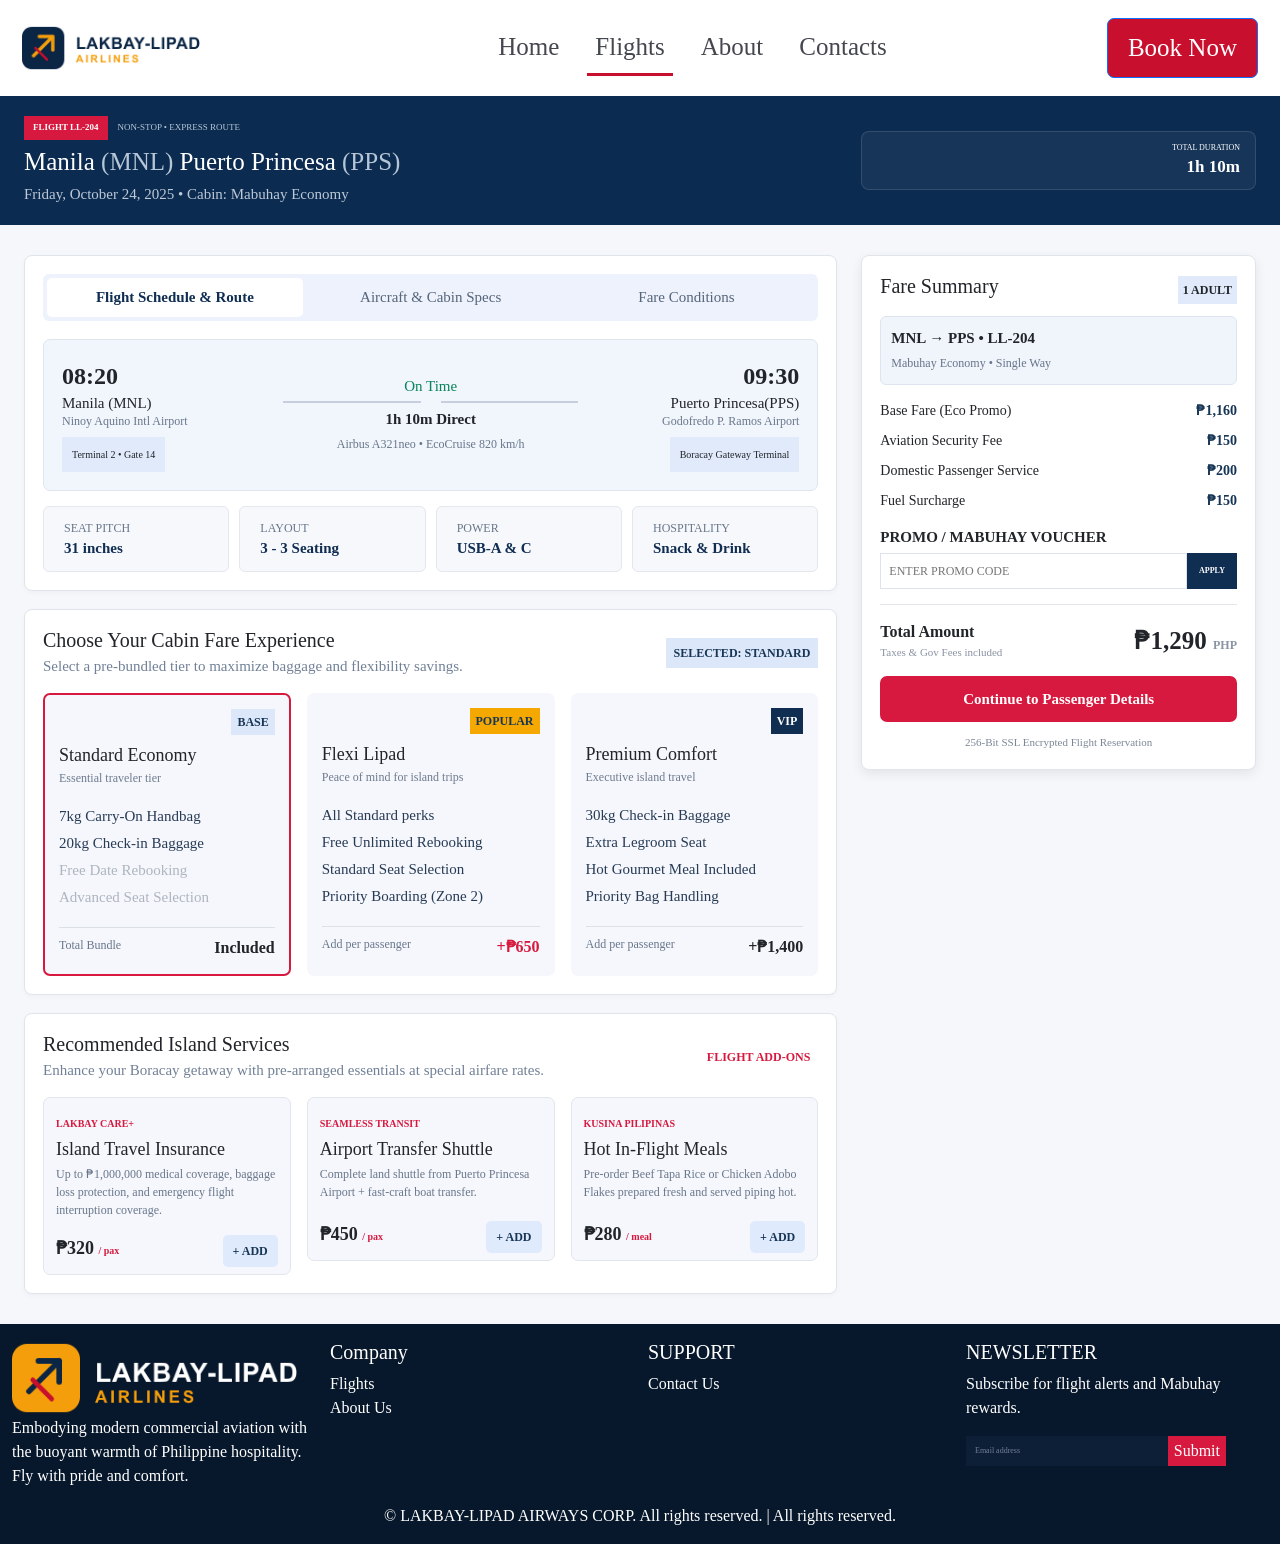
<file: PuertoPrincesaFlightDetails.html>
<!DOCTYPE html>
<html lang="en">
<head>
    <meta charset="UTF-8">
    <meta name="viewport" content="width=device-width, initial-scale=1.0">
    <title>Document</title>
    
    <!-- External CSS -->
    <link rel="stylesheet" href="./index.css">
    <!-- Bootstrap Css -->
    <link href="https://cdn.jsdelivr.net/npm/bootstrap@5.0.2/dist/css/bootstrap.min.css" rel="stylesheet" integrity="sha384-EVSTQN3/azprG1Anm3QDgpJLIm9Nao0Yz1ztcQTwFspd3yD65VohhpuuCOmLASjC" crossorigin="anonymous">
</head>
<body>
    <nav class="navbar navbar-expand-lg navbar-light bg-white">
        <div class="container-fluid">
            
            <!-- Logo -->
            <a id="navlogo" class="navbar-brand" href="./index.html">
                <img 
                src="./images/lakbaylipadlogo.png" 
                alt="Lakbay-Lipad Airlines"
                height="100%">
            </a>
            
            <!-- Hamburger -->
            <button id="Hamburger" 
            class="navbar-toggler" 
            type="button"
            data-bs-toggle="collapse"
            data-bs-target="#navbarNavAltMarkup"
            aria-controls="navbarNavAltMarkup"
            aria-expanded="false"
            aria-label="Toggle navigation">
            
            <span class="navbar-toggler-icon"></span>
            </button>
        
            <!-- Collapsible content -->
            <div class="collapse navbar-collapse" id="navbarNavAltMarkup">
            
                <!-- Navigation -->
                <div class="navbar-nav mx-auto text-center">
                    <a class="nav-link" href="./index.html">Home</a>
                    <a class="nav-link active" href="./Flights.html">Flights</a>
                    <a class="nav-link" href="./About.html">About</a>
                    <a class="nav-link" href="./Contact.html">Contacts</a>
                </div>
                
                <!-- Book button -->
                <div class="text-center">
                    <a id="book" class="btn btn-primary" href="./Flights.html">
                        Book Now
                    </a>
                </div>
            
            </div>
        
        </div>
    </nav>
    <!-- Body Start -->
<!------------------------------------FLIGHT HEADER----------------------------------->

<section class="flight-detail-header">

    <div class="container-fluid px-4">

        <div class="row align-items-center">

            <div class="col-lg-8">

                <div class="route-label">

                    <strong>
                        FLIGHT LL-204
                    </strong>

                    <span>
                        NON-STOP • EXPRESS ROUTE
                    </span>

                </div>


                <h1>
                    Manila
                    <span>(MNL)</span>

                    <i class="bi bi-arrow-right"></i>

                    Puerto Princesa
                    <span>(PPS)</span>
                </h1>


                <p>
                    <i class="bi bi-calendar"></i>
                    Friday, October 24, 2025

                    <span>•</span>

                    Cabin: Mabuhay Economy
                </p>

            </div>


            <div class="col-lg-4">

                <div class="duration-box">

                    <small>
                        TOTAL DURATION
                    </small>

                    <strong>
                        1h 10m
                    </strong>

                    <i class="bi bi-stopwatch"></i>

                </div>

            </div>

        </div>

    </div>

</section>


<!-- =============================================
     DETAILS CONTENT
============================================= -->

<main class="details-page">

    <div class="container-fluid px-4">

        <div class="row g-4">


            <!-- LEFT -->

            <div class="col-lg-8">


                <!-- FLIGHT INFORMATION -->

                <div class="detail-card">

                    <div class="detail-tabs">

                        <button class="active">
                            <i class="bi bi-airplane"></i>
                            Flight Schedule & Route
                        </button>

                        <button>
                            <i class="bi bi-suitcase"></i>
                            Aircraft & Cabin Specs
                        </button>

                        <button>
                            <i class="bi bi-shield-check"></i>
                            Fare Conditions
                        </button>

                    </div>


                    <div class="schedule">

                        <div class="schedule-airport">

                            <strong>
                                08:20
                            </strong>

                            <h4>
                                Manila (MNL)
                            </h4>

                            <small>
                                Ninoy Aquino Intl Airport
                            </small>

                            <span>
                                <i class="bi bi-building"></i>
                                Terminal 2 • Gate 14
                            </span>

                        </div>


                        <div class="schedule-middle">

                            <small>
                                <i class="bi bi-circle-fill"></i>
                                On Time
                            </small>

                            <div class="schedule-line">

                                <span></span>

                                <i class="bi bi-airplane-fill"></i>

                                <span></span>

                            </div>

                            <strong>
                                1h 10m Direct
                            </strong>

                            <small>
                                Airbus A321neo • EcoCruise 820 km/h
                            </small>

                        </div>


                        <div class="schedule-airport text-end">

                            <strong>
                                09:30
                            </strong>

                            <h4>
                                Puerto Princesa(PPS)
                            </h4>

                            <small>
                                Godofredo P. Ramos Airport
                            </small>

                            <span>
                                <i class="bi bi-geo-alt"></i>
                                Boracay Gateway Terminal
                            </span>

                        </div>

                    </div>


                    <!-- SPECS -->

                    <div class="specs">

                        <div>

                            <i class="bi bi-person-wheelchair"></i>

                            <span>
                                SEAT PITCH
                                <strong>
                                    31 inches
                                </strong>
                            </span>

                        </div>


                        <div>

                            <i class="bi bi-grid-3x3-gap"></i>

                            <span>
                                LAYOUT
                                <strong>
                                    3 - 3 Seating
                                </strong>
                            </span>

                        </div>


                        <div>

                            <i class="bi bi-plug"></i>

                            <span>
                                POWER
                                <strong>
                                    USB-A & C
                                </strong>
                            </span>

                        </div>


                        <div>

                            <i class="bi bi-cup-straw"></i>

                            <span>
                                HOSPITALITY
                                <strong>
                                    Snack & Drink
                                </strong>
                            </span>

                        </div>

                    </div>

                </div>


                <!-- FARE EXPERIENCE -->

                <div class="detail-card fare-experience">

                    <div class="section-heading">

                        <div>

                            <h3>
                                Choose Your Cabin Fare Experience
                            </h3>

                            <p>
                                Select a pre-bundled tier to maximize
                                baggage and flexibility savings.
                            </p>

                        </div>

                        <span>
                            SELECTED: STANDARD
                        </span>

                    </div>


                    <div class="row g-3">


                        <!-- STANDARD -->

                        <div class="col-md-4">

                            <div class="fare-card selected">

                                <div class="fare-top">

                                    <i class="bi bi-record-circle-fill"></i>

                                    <span>BASE</span>

                                </div>

                                <h4>
                                    Standard Economy
                                </h4>

                                <p>
                                    Essential traveler tier
                                </p>


                                <ul>

                                    <li>
                                        <i class="bi bi-bag"></i>
                                        7kg Carry-On Handbag
                                    </li>

                                    <li>
                                        <i class="bi bi-suitcase"></i>
                                        20kg Check-in Baggage
                                    </li>

                                    <li class="disabled">
                                        Free Date Rebooking
                                    </li>

                                    <li class="disabled">
                                        Advanced Seat Selection
                                    </li>

                                </ul>


                                <div class="fare-bottom">

                                    <small>
                                        Total Bundle
                                    </small>

                                    <strong>
                                        Included
                                    </strong>

                                </div>

                            </div>

                        </div>


                        <!-- FLEXI -->

                        <div class="col-md-4">

                            <div class="fare-card">

                                <div class="fare-top">

                                    <i class="bi bi-circle"></i>

                                    <span class="popular">
                                        POPULAR
                                    </span>

                                </div>

                                <h4>
                                    Flexi Lipad
                                </h4>

                                <p>
                                    Peace of mind for island trips
                                </p>

                                <ul>

                                    <li>
                                        <i class="bi bi-check-circle"></i>
                                        All Standard perks
                                    </li>

                                    <li>
                                        Free Unlimited Rebooking
                                    </li>

                                    <li>
                                        Standard Seat Selection
                                    </li>

                                    <li>
                                        Priority Boarding (Zone 2)
                                    </li>

                                </ul>


                                <div class="fare-bottom">

                                    <small>
                                        Add per passenger
                                    </small>

                                    <strong class="price-red">
                                        +₱650
                                    </strong>

                                </div>

                            </div>

                        </div>


                        <!-- VIP -->

                        <div class="col-md-4">

                            <div class="fare-card">

                                <div class="fare-top">

                                    <i class="bi bi-circle"></i>

                                    <span class="vip">
                                        VIP
                                    </span>

                                </div>

                                <h4>
                                    Premium Comfort
                                </h4>

                                <p>
                                    Executive island travel
                                </p>

                                <ul>

                                    <li>
                                        30kg Check-in Baggage
                                    </li>

                                    <li>
                                        Extra Legroom Seat
                                    </li>

                                    <li>
                                        Hot Gourmet Meal Included
                                    </li>

                                    <li>
                                        Priority Bag Handling
                                    </li>

                                </ul>


                                <div class="fare-bottom">

                                    <small>
                                        Add per passenger
                                    </small>

                                    <strong>
                                        +₱1,400
                                    </strong>

                                </div>

                            </div>

                        </div>

                    </div>

                </div>


                <!-- ISLAND SERVICES -->

                <div class="detail-card services-card">

                    <div class="section-heading">

                        <div>

                            <h3>
                                Recommended Island Services
                            </h3>

                            <p>
                                Enhance your Boracay getaway with
                                pre-arranged essentials at special
                                airfare rates.
                            </p>

                        </div>

                        <span class="add-ons">
                            FLIGHT ADD-ONS
                        </span>

                    </div>


                    <div class="row g-3">


                        <div class="col-md-4">

                            <div class="service-card">

                                <div>

                                    <small>
                                        LAKBAY CARE+
                                    </small>

                                    <h4>
                                        Island Travel Insurance
                                    </h4>

                                    <p>
                                        Up to ₱1,000,000 medical coverage,
                                        baggage loss protection, and
                                        emergency flight interruption
                                        coverage.
                                    </p>

                                    <strong>
                                        ₱320 <small>/ pax</small>
                                    </strong>

                                    <button disabled>
                                        + ADD
                                    </button>

                                </div>

                            </div>

                        </div>


                        <div class="col-md-4">

                            <div class="service-card">

                                <div>

                                    <small>
                                        SEAMLESS TRANSIT
                                    </small>

                                    <h4>
                                        Airport Transfer Shuttle
                                    </h4>

                                    <p>
                                        Complete land shuttle from
                                        Puerto Princesa Airport + fast-craft
                                        boat transfer.
                                    </p>

                                    <strong>
                                        ₱450 <small>/ pax</small>
                                    </strong>

                                    <button disabled>
                                        + ADD
                                    </button>

                                </div>

                            </div>

                        </div>


                        <div class="col-md-4">

                            <div class="service-card">

                                <div>

                                    <small>
                                        KUSINA PILIPINAS
                                    </small>

                                    <h4>
                                        Hot In-Flight Meals
                                    </h4>

                                    <p>
                                        Pre-order Beef Tapa Rice or
                                        Chicken Adobo Flakes prepared
                                        fresh and served piping hot.
                                    </p>

                                    <strong>
                                        ₱280 <small>/ meal</small>
                                    </strong>

                                    <button disabled>
                                        + ADD
                                    </button>

                                </div>

                            </div>

                        </div>

                    </div>

                </div>

            </div>


            <!-- =====================================
                 FARE SUMMARY
            ====================================== -->

            <div class="col-lg-4">

                <div class="fare-summary">

                    <div class="summary-heading">

                        <h3>
                            <i class="bi bi-receipt"></i>
                            Fare Summary
                        </h3>

                        <span>
                            1 ADULT
                        </span>

                    </div>


                    <div class="summary-flight">

                        <strong>
                            MNL → PPS • LL-204
                        </strong>

                        <small>
                            Mabuhay Economy • Single Way
                        </small>

                        <i class="bi bi-airplane-fill"></i>

                    </div>


                    <div class="summary-lines">

                        <div>
                            <span>Base Fare (Eco Promo)</span>
                            <strong>₱1,160</strong>
                        </div>

                        <div>
                            <span>Aviation Security Fee</span>
                            <strong>₱150</strong>
                        </div>

                        <div>
                            <span>Domestic Passenger Service</span>
                            <strong>₱200</strong>
                        </div>

                        <div>
                            <span>Fuel Surcharge</span>
                            <strong>₱150</strong>
                        </div>

                    </div>


                    <div class="promo">

                        <label>
                            PROMO / MABUHAY VOUCHER
                        </label>

                        <div>

                            <input
                                type="text"
                                placeholder="ENTER PROMO CODE">

                            <button disabled>
                                APPLY
                            </button>

                        </div>

                    </div>


                    <div class="total">

                        <div>

                            <span>Total Amount</span>

                            <small>
                                Taxes & Gov Fees included
                            </small>

                        </div>

                        <strong>
                            ₱1,290
                            <small>PHP</small>
                        </strong>

                    </div>


                    <a
                        href="#"
                        class="continue-btn">

                        Continue to Passenger Details

                        <i class="bi bi-arrow-right"></i>

                    </a>


                    <p class="secure">

                        <i class="bi bi-shield-check"></i>

                        256-Bit SSL Encrypted Flight Reservation

                    </p>

                </div>

            </div>

        </div>

    </div>

</main>

    <!-- Body End -->
    
    
    <!--Footer Start-->
        
        <footer id="footer" class="text-white d-flex justify-content-center d-grid gap-2 py-3">
            <div class="container-fluid">
                <div class="row g-3">
                    <!-- logo -->
                    <div class="col-lg-3">
                        <img src="./images/lakbay-lipadlogo.png" alt="" class="img-fluid">
                        <p>Embodying modern commercial aviation with
                            the buoyant warmth of Philippine hospitality.
                            Fly with pride and comfort.
                        </p>
                    </div>
                    <!-- company -->
                    <div class="col-lg-3">
                        <h5>
                            Company
                        </h5>
                        <div><a href="./Flights.html">Flights</a></div>
                        <div><a href="./About.html">About Us</a></div>
                    </div>
                    <!-- company -->
                    <div class="col-lg-3">
                        <h5>
                            SUPPORT
                        </h5>
                        <a href="./Contact.html">Contact Us</a>
                    </div>
                    <!-- company -->
                    <div class="col-lg-3">
                        <h5>
                            NEWSLETTER
                        </h5>
                        <p>
                            Subscribe for flight alerts and
                            Mabuhay rewards.
                        </p>
                        
                        <div class="newsletter">
                            
                            <input
                            type="email"
                            placeholder="Email address">
                            
                            <button>
                                Submit
                            </button>
                        </div>
                        
                    </div>
                </div>
                <div class="row">
                    <span>&copy;  LAKBAY-LIPAD AIRWAYS CORP. All rights reserved.
                        |
                        All rights reserved.
                    </span>
                </div>
                
            </footer>
        <!-- Bootstrap JS -->
        <script src="https://cdn.jsdelivr.net/npm/bootstrap@5.0.2/dist/js/bootstrap.bundle.min.js" integrity="sha384-MrcW6ZMFYlzcLA8Nl+NtUVF0sA7MsXsP1UyJoMp4YLEuNSfAP+JcXn/tWtIaxVXM" crossorigin="anonymous"></script>
    </body>
    </html>
</file>
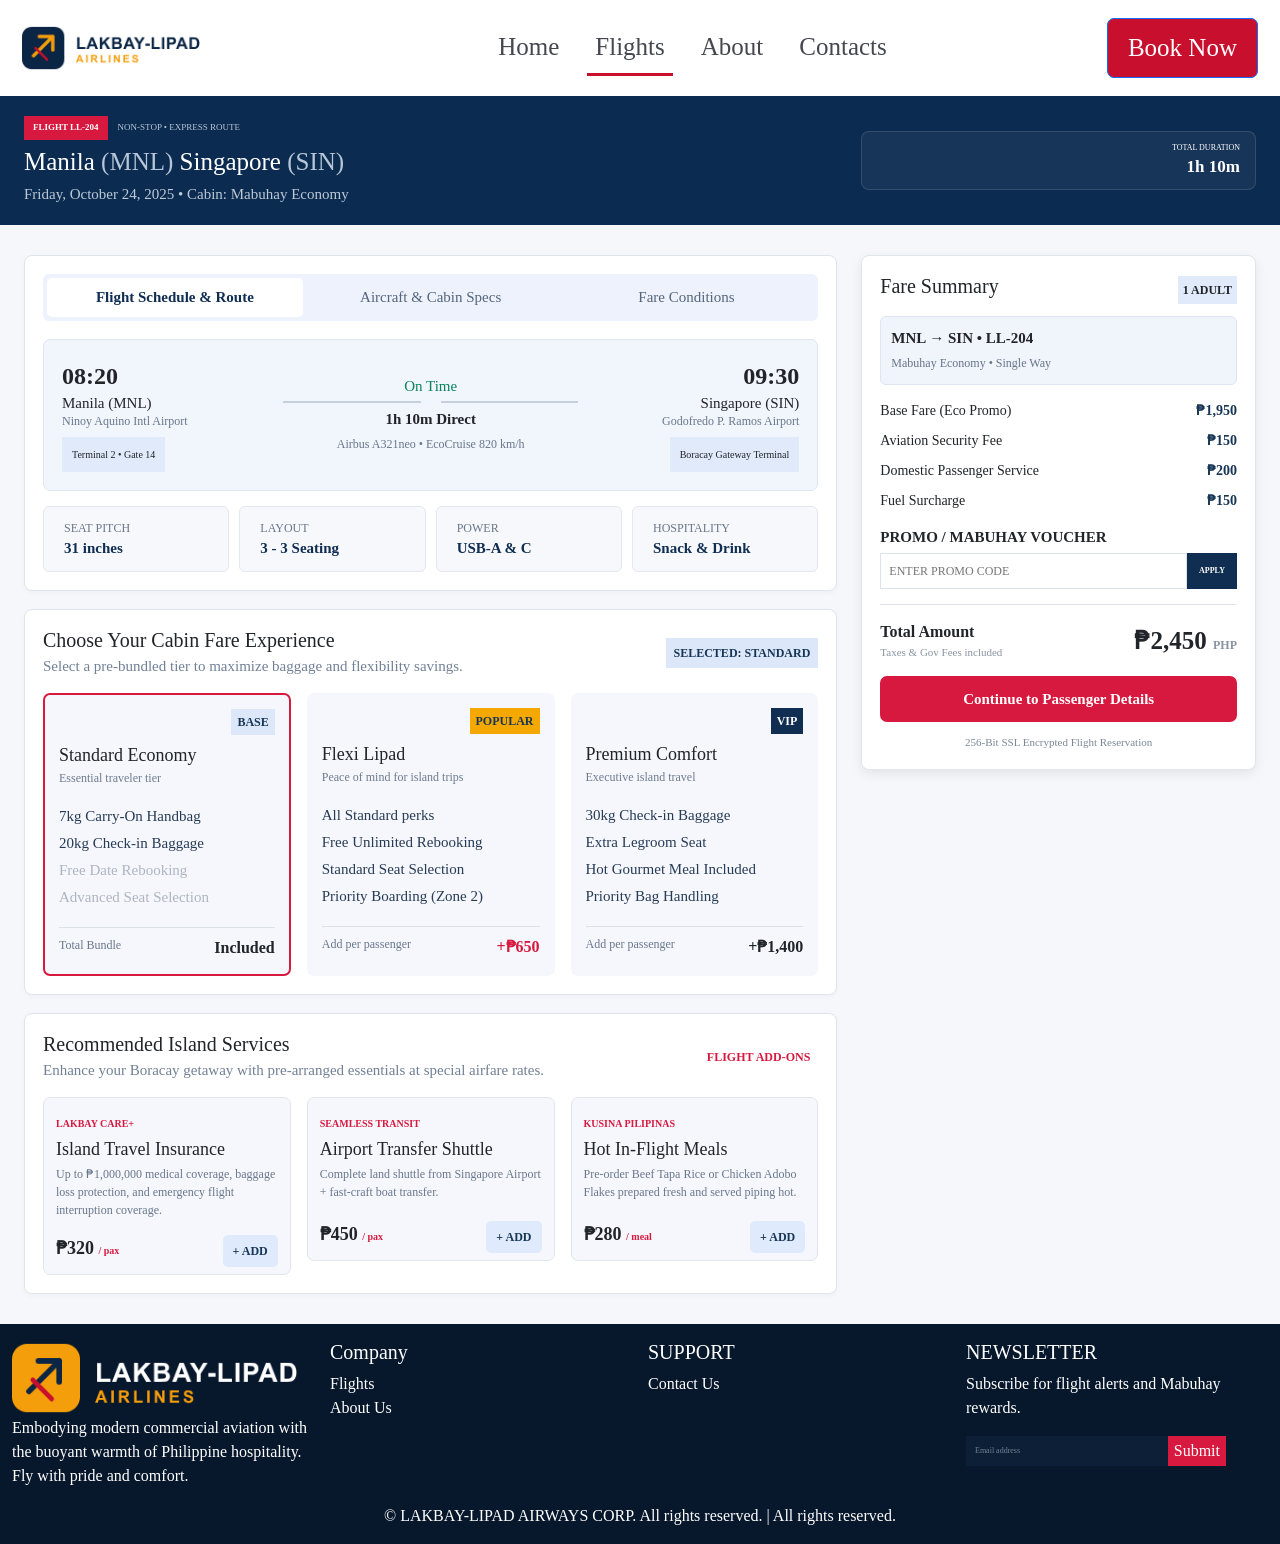
<file: SingaporeFlightDetails.html>
<!DOCTYPE html>
<html lang="en">
<head>
    <meta charset="UTF-8">
    <meta name="viewport" content="width=device-width, initial-scale=1.0">
    <title>Document</title>
    
    <!-- External CSS -->
    <link rel="stylesheet" href="./index.css">
    <!-- Bootstrap Css -->
    <link href="https://cdn.jsdelivr.net/npm/bootstrap@5.0.2/dist/css/bootstrap.min.css" rel="stylesheet" integrity="sha384-EVSTQN3/azprG1Anm3QDgpJLIm9Nao0Yz1ztcQTwFspd3yD65VohhpuuCOmLASjC" crossorigin="anonymous">
</head>
<body>
    <nav class="navbar navbar-expand-lg navbar-light bg-white">
        <div class="container-fluid">
            
            <!-- Logo -->
            <a id="navlogo" class="navbar-brand" href="./index.html">
                <img 
                src="./images/lakbaylipadlogo.png" 
                alt="Lakbay-Lipad Airlines"
                height="100%">
            </a>
            
            <!-- Hamburger -->
            <button id="Hamburger" 
            class="navbar-toggler" 
            type="button"
            data-bs-toggle="collapse"
            data-bs-target="#navbarNavAltMarkup"
            aria-controls="navbarNavAltMarkup"
            aria-expanded="false"
            aria-label="Toggle navigation">
            
            <span class="navbar-toggler-icon"></span>
            </button>
        
            <!-- Collapsible content -->
            <div class="collapse navbar-collapse" id="navbarNavAltMarkup">
            
                <!-- Navigation -->
                <div class="navbar-nav mx-auto text-center">
                    <a class="nav-link" href="./index.html">Home</a>
                    <a class="nav-link active" href="./Flights.html">Flights</a>
                    <a class="nav-link" href="./About.html">About</a>
                    <a class="nav-link" href="./Contact.html">Contacts</a>
                </div>
                
                <!-- Book button -->
                <div class="text-center">
                    <a id="book" class="btn btn-primary" href="./Flights.html">
                        Book Now
                    </a>
                </div>
            
            </div>
        
        </div>
    </nav>
    <!-- Body Start -->
<!------------------------------------FLIGHT HEADER----------------------------------->

<section class="flight-detail-header">

    <div class="container-fluid px-4">

        <div class="row align-items-center">

            <div class="col-lg-8">

                <div class="route-label">

                    <strong>
                        FLIGHT LL-204
                    </strong>

                    <span>
                        NON-STOP • EXPRESS ROUTE
                    </span>

                </div>


                <h1>
                    Manila
                    <span>(MNL)</span>

                    <i class="bi bi-arrow-right"></i>

                    Singapore
                    <span>(SIN)</span>
                </h1>


                <p>
                    <i class="bi bi-calendar"></i>
                    Friday, October 24, 2025

                    <span>•</span>

                    Cabin: Mabuhay Economy
                </p>

            </div>


            <div class="col-lg-4">

                <div class="duration-box">

                    <small>
                        TOTAL DURATION
                    </small>

                    <strong>
                        1h 10m
                    </strong>

                    <i class="bi bi-stopwatch"></i>

                </div>

            </div>

        </div>

    </div>

</section>


<!-- =============================================
     DETAILS CONTENT
============================================= -->

<main class="details-page">

    <div class="container-fluid px-4">

        <div class="row g-4">


            <!-- LEFT -->

            <div class="col-lg-8">


                <!-- FLIGHT INFORMATION -->

                <div class="detail-card">

                    <div class="detail-tabs">

                        <button class="active">
                            <i class="bi bi-airplane"></i>
                            Flight Schedule & Route
                        </button>

                        <button>
                            <i class="bi bi-suitcase"></i>
                            Aircraft & Cabin Specs
                        </button>

                        <button>
                            <i class="bi bi-shield-check"></i>
                            Fare Conditions
                        </button>

                    </div>


                    <div class="schedule">

                        <div class="schedule-airport">

                            <strong>
                                08:20
                            </strong>

                            <h4>
                                Manila (MNL)
                            </h4>

                            <small>
                                Ninoy Aquino Intl Airport
                            </small>

                            <span>
                                <i class="bi bi-building"></i>
                                Terminal 2 • Gate 14
                            </span>

                        </div>


                        <div class="schedule-middle">

                            <small>
                                <i class="bi bi-circle-fill"></i>
                                On Time
                            </small>

                            <div class="schedule-line">

                                <span></span>

                                <i class="bi bi-airplane-fill"></i>

                                <span></span>

                            </div>

                            <strong>
                                1h 10m Direct
                            </strong>

                            <small>
                                Airbus A321neo • EcoCruise 820 km/h
                            </small>

                        </div>


                        <div class="schedule-airport text-end">

                            <strong>
                                09:30
                            </strong>

                            <h4>
                                Singapore (SIN)
                            </h4>

                            <small>
                                Godofredo P. Ramos Airport
                            </small>

                            <span>
                                <i class="bi bi-geo-alt"></i>
                                Boracay Gateway Terminal
                            </span>

                        </div>

                    </div>


                    <!-- SPECS -->

                    <div class="specs">

                        <div>

                            <i class="bi bi-person-wheelchair"></i>

                            <span>
                                SEAT PITCH
                                <strong>
                                    31 inches
                                </strong>
                            </span>

                        </div>


                        <div>

                            <i class="bi bi-grid-3x3-gap"></i>

                            <span>
                                LAYOUT
                                <strong>
                                    3 - 3 Seating
                                </strong>
                            </span>

                        </div>


                        <div>

                            <i class="bi bi-plug"></i>

                            <span>
                                POWER
                                <strong>
                                    USB-A & C
                                </strong>
                            </span>

                        </div>


                        <div>

                            <i class="bi bi-cup-straw"></i>

                            <span>
                                HOSPITALITY
                                <strong>
                                    Snack & Drink
                                </strong>
                            </span>

                        </div>

                    </div>

                </div>


                <!-- FARE EXPERIENCE -->

                <div class="detail-card fare-experience">

                    <div class="section-heading">

                        <div>

                            <h3>
                                Choose Your Cabin Fare Experience
                            </h3>

                            <p>
                                Select a pre-bundled tier to maximize
                                baggage and flexibility savings.
                            </p>

                        </div>

                        <span>
                            SELECTED: STANDARD
                        </span>

                    </div>


                    <div class="row g-3">


                        <!-- STANDARD -->

                        <div class="col-md-4">

                            <div class="fare-card selected">

                                <div class="fare-top">

                                    <i class="bi bi-record-circle-fill"></i>

                                    <span>BASE</span>

                                </div>

                                <h4>
                                    Standard Economy
                                </h4>

                                <p>
                                    Essential traveler tier
                                </p>


                                <ul>

                                    <li>
                                        <i class="bi bi-bag"></i>
                                        7kg Carry-On Handbag
                                    </li>

                                    <li>
                                        <i class="bi bi-suitcase"></i>
                                        20kg Check-in Baggage
                                    </li>

                                    <li class="disabled">
                                        Free Date Rebooking
                                    </li>

                                    <li class="disabled">
                                        Advanced Seat Selection
                                    </li>

                                </ul>


                                <div class="fare-bottom">

                                    <small>
                                        Total Bundle
                                    </small>

                                    <strong>
                                        Included
                                    </strong>

                                </div>

                            </div>

                        </div>


                        <!-- FLEXI -->

                        <div class="col-md-4">

                            <div class="fare-card">

                                <div class="fare-top">

                                    <i class="bi bi-circle"></i>

                                    <span class="popular">
                                        POPULAR
                                    </span>

                                </div>

                                <h4>
                                    Flexi Lipad
                                </h4>

                                <p>
                                    Peace of mind for island trips
                                </p>

                                <ul>

                                    <li>
                                        <i class="bi bi-check-circle"></i>
                                        All Standard perks
                                    </li>

                                    <li>
                                        Free Unlimited Rebooking
                                    </li>

                                    <li>
                                        Standard Seat Selection
                                    </li>

                                    <li>
                                        Priority Boarding (Zone 2)
                                    </li>

                                </ul>


                                <div class="fare-bottom">

                                    <small>
                                        Add per passenger
                                    </small>

                                    <strong class="price-red">
                                        +₱650
                                    </strong>

                                </div>

                            </div>

                        </div>


                        <!-- VIP -->

                        <div class="col-md-4">

                            <div class="fare-card">

                                <div class="fare-top">

                                    <i class="bi bi-circle"></i>

                                    <span class="vip">
                                        VIP
                                    </span>

                                </div>

                                <h4>
                                    Premium Comfort
                                </h4>

                                <p>
                                    Executive island travel
                                </p>

                                <ul>

                                    <li>
                                        30kg Check-in Baggage
                                    </li>

                                    <li>
                                        Extra Legroom Seat
                                    </li>

                                    <li>
                                        Hot Gourmet Meal Included
                                    </li>

                                    <li>
                                        Priority Bag Handling
                                    </li>

                                </ul>


                                <div class="fare-bottom">

                                    <small>
                                        Add per passenger
                                    </small>

                                    <strong>
                                        +₱1,400
                                    </strong>

                                </div>

                            </div>

                        </div>

                    </div>

                </div>


                <!-- ISLAND SERVICES -->

                <div class="detail-card services-card">

                    <div class="section-heading">

                        <div>

                            <h3>
                                Recommended Island Services
                            </h3>

                            <p>
                                Enhance your Boracay getaway with
                                pre-arranged essentials at special
                                airfare rates.
                            </p>

                        </div>

                        <span class="add-ons">
                            FLIGHT ADD-ONS
                        </span>

                    </div>


                    <div class="row g-3">


                        <div class="col-md-4">

                            <div class="service-card">

                                <div>

                                    <small>
                                        LAKBAY CARE+
                                    </small>

                                    <h4>
                                        Island Travel Insurance
                                    </h4>

                                    <p>
                                        Up to ₱1,000,000 medical coverage,
                                        baggage loss protection, and
                                        emergency flight interruption
                                        coverage.
                                    </p>

                                    <strong>
                                        ₱320 <small>/ pax</small>
                                    </strong>

                                    <button disabled>
                                        + ADD
                                    </button>

                                </div>

                            </div>

                        </div>


                        <div class="col-md-4">

                            <div class="service-card">

                                <div>

                                    <small>
                                        SEAMLESS TRANSIT
                                    </small>

                                    <h4>
                                        Airport Transfer Shuttle
                                    </h4>

                                    <p>
                                        Complete land shuttle from
                                        Singapore Airport + fast-craft
                                        boat transfer.
                                    </p>

                                    <strong>
                                        ₱450 <small>/ pax</small>
                                    </strong>

                                    <button disabled>
                                        + ADD
                                    </button>

                                </div>

                            </div>

                        </div>


                        <div class="col-md-4">

                            <div class="service-card">

                                <div>

                                    <small>
                                        KUSINA PILIPINAS
                                    </small>

                                    <h4>
                                        Hot In-Flight Meals
                                    </h4>

                                    <p>
                                        Pre-order Beef Tapa Rice or
                                        Chicken Adobo Flakes prepared
                                        fresh and served piping hot.
                                    </p>

                                    <strong>
                                        ₱280 <small>/ meal</small>
                                    </strong>

                                    <button disabled>
                                        + ADD
                                    </button>

                                </div>

                            </div>

                        </div>

                    </div>

                </div>

            </div>


            <!-- =====================================
                 FARE SUMMARY
            ====================================== -->

            <div class="col-lg-4">

                <div class="fare-summary">

                    <div class="summary-heading">

                        <h3>
                            <i class="bi bi-receipt"></i>
                            Fare Summary
                        </h3>

                        <span>
                            1 ADULT
                        </span>

                    </div>


                    <div class="summary-flight">

                        <strong>
                            MNL → SIN • LL-204
                        </strong>

                        <small>
                            Mabuhay Economy • Single Way
                        </small>

                        <i class="bi bi-airplane-fill"></i>

                    </div>


                    <div class="summary-lines">

                        <div>
                            <span>Base Fare (Eco Promo)</span>
                            <strong>₱1,950</strong>
                        </div>

                        <div>
                            <span>Aviation Security Fee</span>
                            <strong>₱150</strong>
                        </div>

                        <div>
                            <span>Domestic Passenger Service</span>
                            <strong>₱200</strong>
                        </div>

                        <div>
                            <span>Fuel Surcharge</span>
                            <strong>₱150</strong>
                        </div>

                    </div>


                    <div class="promo">

                        <label>
                            PROMO / MABUHAY VOUCHER
                        </label>

                        <div>

                            <input
                                type="text"
                                placeholder="ENTER PROMO CODE">

                            <button disabled>
                                APPLY
                            </button>

                        </div>

                    </div>


                    <div class="total">

                        <div>

                            <span>Total Amount</span>

                            <small>
                                Taxes & Gov Fees included
                            </small>

                        </div>

                        <strong>
                            ₱2,450
                            <small>PHP</small>
                        </strong>

                    </div>


                    <a
                        href="#"
                        class="continue-btn">

                        Continue to Passenger Details

                        <i class="bi bi-arrow-right"></i>

                    </a>


                    <p class="secure">

                        <i class="bi bi-shield-check"></i>

                        256-Bit SSL Encrypted Flight Reservation

                    </p>

                </div>

            </div>

        </div>

    </div>

</main>

    <!-- Body End -->
    
    
    <!--Footer Start-->
        
        <footer id="footer" class="text-white d-flex justify-content-center d-grid gap-2 py-3">
            <div class="container-fluid">
                <div class="row g-3">
                    <!-- logo -->
                    <div class="col-lg-3">
                        <img src="./images/lakbay-lipadlogo.png" alt="" class="img-fluid">
                        <p>Embodying modern commercial aviation with
                            the buoyant warmth of Philippine hospitality.
                            Fly with pride and comfort.
                        </p>
                    </div>
                    <!-- company -->
                    <div class="col-lg-3">
                        <h5>
                            Company
                        </h5>
                        <div><a href="./Flights.html">Flights</a></div>
                        <div><a href="./About.html">About Us</a></div>
                    </div>
                    <!-- company -->
                    <div class="col-lg-3">
                        <h5>
                            SUPPORT
                        </h5>
                        <a href="./Contact.html">Contact Us</a>
                    </div>
                    <!-- company -->
                    <div class="col-lg-3">
                        <h5>
                            NEWSLETTER
                        </h5>
                        <p>
                            Subscribe for flight alerts and
                            Mabuhay rewards.
                        </p>
                        
                        <div class="newsletter">
                            
                            <input
                            type="email"
                            placeholder="Email address">
                            
                            <button>
                                Submit
                            </button>
                        </div>
                        
                    </div>
                </div>
                <div class="row">
                    <span>&copy;  LAKBAY-LIPAD AIRWAYS CORP. All rights reserved.
                        |
                        All rights reserved.
                    </span>
                </div>
                
            </footer>
        <!-- Bootstrap JS -->
        <script src="https://cdn.jsdelivr.net/npm/bootstrap@5.0.2/dist/js/bootstrap.bundle.min.js" integrity="sha384-MrcW6ZMFYlzcLA8Nl+NtUVF0sA7MsXsP1UyJoMp4YLEuNSfAP+JcXn/tWtIaxVXM" crossorigin="anonymous"></script>
    </body>
    </html>
</file>
<file: index.css>
* {
    box-sizing: border-box;
    font-family: "Montserat";
}
/* Navbar and footer */
nav a{
    font-family: "Newsreader", serif !important;
    font-style: medium !important;
    font-weight: 500 !important;
    font-size: 25px !important;
    line-height: 100%;
    text-align: center;
    margin: 10px;
    color: #44474E !important;
    text-decoration: underline;
    text-decoration: #07172C !important;
}
.navbar-nav a {
  float: left;
  display: block;
  color: #f2f2f2;
  text-align: center;
  padding: 14px 16px;
  text-decoration: none;
  font-size: 17px;
  border-bottom: 3px solid transparent;
}
.navbar-nav a:hover {
  border-bottom: 3px solid #C8102E;
}
.navbar-nav a.active {
  border-bottom: 3px solid #C8102E;
}
#navlogo{
    height: 60px;
}
#footer{
    font-family: "Newsreader", serif;
    background-color: #07172C;
}
#footer span{
    font-family: "Newsreader", serif;
    text-align: center;
}
#footer a{
    font-family: "Newsreader", serif;
    text-decoration: none;
    color: white;
}
nav #book{
    font-family: 'Montserrat' !important;
    color: white !important;
    background-color: #C8102E;
    border-radius: 7px;
    padding: 10px 20px;
    font-size: 18px;
}
nav #Hamburger{
    border-color: black;
}
.newsletter {
    display: flex;

    max-width: 260px;
}

.newsletter input {
    flex: 1;

    border: 0;
    outline: none;

    background: #0c1f36;

    color: white;

    padding: 9px;

    font-size: 8px;
}

.newsletter input::placeholder {
    color: #738197;
}

.newsletter button {

    border: 0;

    background: #d7193f;

    color: white;
}
/*-------------------------------------- Navbar and Footer end -------------------------------------------*/

/*----------------------------------- index.html page-----------------------------------------------------*/

#landing {
    align-content: center;
    height: 80vh;
    background: linear-gradient(
        rgba(0, 34, 65, 0.61),
        rgba(0, 34, 65, 0.61)
    ),
    
        url("./images/planeinclouds.jpg");
        background-repeat: no-repeat;
        background-size: cover;
}
#landing h1,p{
    font-family: 'Montserrat' !important;
}

#landing a{
    font-family: "Newsreader", serif;
    margin: 10% 5%;
    font-size: 25px;
    border-radius: 10px;
    background-color: #C8102E;
    text-decoration: none;

}

.featured-section {
    font-family: "Newsreader", serif;
    width: 100%;
    padding: 0 5px;
}
.featured-cards {
    display: flex;
    justify-content: center;
    align-items: stretch;
    flex-wrap: wrap;
}
.featured-card {
    width: 20rem;
    padding: 5px;
}
.featured-card .card {
    height: 100%;
}
.why-cards {
    display: flex;
    justify-content: center;
    align-items: stretch;
    gap: 15px;
    flex-wrap: wrap;
}

.why-card {
    width: 20rem;
    height: 10rem;
}

/* Tablet and desktop */
@media (min-width: 768px) {
    .featured-cards {
        column-gap: 15px;
    }

    .featured-card {
        flex: 0 0 20rem;
    }
}

/* Mobile */
@media (max-width: 767px) {
    .featured-cards {
        flex-direction: column;
        align-items: center;
        gap: 15px;
    }

    .featured-card {
        width: 20rem;
        max-width: 100%;
    }
}

/* ---------------------------------------------------index.html end-------------------------------------- */

/* -----------------------------------------Flight.html start------------------------------ */
/*-------------------------------------SEARCH SUMMARY-------------------------------------*/

.search-summary {
    background: #eef2f7;

    min-height: 58px;

    padding: 10px 25px;

    display: flex;
    align-items: center;

    gap: 15px;
}

.search-item {
    background: white;

    border: 1px solid #e0e5ec;

    border-radius: 4px;

    padding: 9px 13px;

    display: flex;
    align-items: center;

    gap: 8px;

    font-size: 12px;

    box-shadow: 0 1px 2px rgba(0,0,0,.03);
}

.search-item i:first-child {
    color: #d7193f;
}

.search-item span {
    color: #667085;
}

.modify-search {
    margin-left: auto;

    border: 0;

    background: #dfe7f2;

    color: #183555;

    padding: 9px 14px;

    border-radius: 4px;

    font-size: 11px;

    font-weight: 600;
}


/* -------------------------------------FLIGHT PAGE------------------------------------- */

.flight-page {
    padding: 35px 0 55px;
}


/* -------------------------------------FILTER-------------------------------------*/

.filter-title {
    background: white;

    border: 1px solid #e2e7ee;

    padding: 15px;

    display: flex;
    justify-content: space-between;

    border-radius: 4px;

    margin-bottom: 12px;
}

.filter-title a {
    color: #d7193f;
    font-size: 11px;
}

.filter-card {
    background: white;

    border: 1px solid #e2e7ee;

    border-radius: 4px;

    padding: 20px;

    margin-bottom: 14px;
}

.filter-card h5 {
    font-size: 14px;
    margin-bottom: 15px;
}

.filter-heading {
    display: flex;
    justify-content: space-between;
}

.filter-heading span {
    background: #102d52;
    color: white;

    padding: 5px 8px;

    border-radius: 4px;

    font-size: 20px;
}

.filter-subtitle {
    color: #778397;
    font-size: 11px;
}

.filter-check {
    display: flex;

    align-items: center;

    gap: 8px;

    margin: 14px 0;

    font-size: 12px;
}

.filter-check input {
    accent-color: #d7193f;
}

.filter-check span {
    flex: 1;
}

.filter-check small {
    background: #e8edf4;
    padding: 3px 6px;
    border-radius: 4px;
}

.filter-check .priority {
    color: #d7193f;
    background: #fff0f3;
}

.time-check span {
    display: flex;
    flex-direction: column;
}

.time-check span small {
    background: none;
    padding: 0;
    color: #78869a;
}

.time-check > i {
    color: #f5a900;
}

.miles-card {
    background: #0b2b50;

    color: white;

    padding: 20px;

    min-height: 125px;

    border-radius: 4px;
}

.miles-card small {
    color: #f5a900;
    font-weight: bold;
    font-size: 10px;
}

.miles-card h5 {
    font-size: 14px;
    margin-top: 12px;
}

.miles-card p {
    color: #aebdce;
    font-size: 10px;
    line-height: 1.5;
}


/* -------------------------------------RESULTS HEADER-------------------------------------*/

.results-header {
    background: white;

    border: 1px solid #e2e7ee;

    padding: 15px;

    margin-bottom: 15px;

    display: flex;

    justify-content: space-between;

    align-items: center;
}

.results-header h4 {
    font-size: 16px;
    margin: 0;
}

.results-header p {
    color: #778397;
    font-size: 11px;
    margin: 4px 0 0;
}

/* -------------------------------------FLIGHT CARD-------------------------------------*/

.flight-card {
    background: white;

    border: 1px solid #dfe5ed;

    border-radius: 4px;

    overflow: hidden;
}

.flight-card-header {
    background: #edf2f7;

    padding: 7px 13px;

    display: flex;

    align-items: center;

    gap: 5px;

    font-size: 11px;
}

.flight-card:first-child .flight-card-header {
    background: #0b2b50;
    color: white;
}

.flight-card-header span {
    color: #63748b;
}

.flight-card:first-child .flight-card-header span {
    color: #b9c7d8;
}

.flight-card-header b {
    margin-left: auto;

    background: #f5a900;

    color: #102d52;

    padding: 4px 7px;

    border-radius: 3px;

    font-size: 9px;
}

.flight-card-header .on-time {
    background: white;
    color: #183555;
}

.flight-card-header .standard {
    background: white;
    color: #183555;
}

.flight-card-header .lowest {
    background: #fff2cf;
    color: #885800;
}


/* -------------------------------------ROUTE-------------------------------------*/

.flight-route {
    padding: 20px;

    display: flex;

    align-items: center;

    justify-content: space-between;
}

.airport strong {
    font-size: 28px;
    font-weight: 400;
}

.airport h4 {
    font-size: 26px;
    font-weight: 800;

    margin: 0;
}

.airport small {
    color: #778397;
    font-size: 15px;
}

.route-line {
    flex: 1;

    margin: 0 15px;

    text-align: center;

    position: relative;
}

.route-line::before {
    content: "";

    height: 1px;

    background: #bdc8d6;

    position: absolute;

    top: 25px;

    left: 0;
    right: 0;
}

.route-line span {
    font-size: 20px;

    color: #52647b;

    background: white;

    position: relative;

    padding: 0 5px;
}

.route-line i {
    position: relative;

    display: block;

    color: #102d52;

    margin: 3px 0;

    transform: rotate(90deg);
}

.route-line small {
    color: #d7193f;
    font-size: 15px;
}


/* -------------------------------------FLIGHT FEATURES-------------------------------------*/

.flight-features {
    display: flex;

    gap: 15px;

    padding: 0 20px 15px;

    color: #68778c;

    font-size: 10px;
}


/* -------------------------------------FLIGHT PRICE-------------------------------------*/

.starting-price {
    background: #edf2f7;

    padding: 14px;

    display: flex;

    justify-content: space-between;

    align-items: center;
}

.starting-price small {
    display: block;

    color: #607086;

    font-size: 9px;
}

.starting-price strong {
    font-size: 26px;
}

.starting-price span {
    color: #65748a;
    font-size: 10px;
}

.select-flight {
    background: #d7193f;

    color: white;

    padding: 10px 20px;

    border-radius: 4px;

    font-size: 11px;

    font-weight: bold;
    text-decoration: none;
}

.select-flight:hover {
    background: #b91235;
    color: white;
}


/* -------------------------------------LOAD MORE-------------------------------------*/

.load-more {
    text-align: center;
    margin-top: 25px;
}

.load-more button {
    background: white;

    border: 1px solid #dce2ea;

    padding: 12px 30px;

    border-radius: 4px;

    color: #173555;

    font-size: 11px;
}


/* -------------------------------------TRANSFER-------------------------------------*/

.transfer-section {
    background: white;

    padding: 35px 0;
}

.transfer-content {
    display: flex;

    justify-content: space-between;

    align-items: center;
}

.transfer-content > div:first-child {
    max-width: 75%;
}

.transfer-content small {
    color: #d7193f;

    font-size: 10px;

    font-weight: bold;
}

.transfer-content h2 {
    font-size: 25px;

    margin: 10px 0 5px;
}

.transfer-content p {
    color: #718096;

    font-size: 12px;

    max-width: 700px;
}

.speedboat {
    background: #f1f5f9;

    padding: 14px;

    display: flex;

    gap: 12px;

    align-items: center;
}

.speedboat > i {
    background: #f5a900;

    color: white;

    padding: 12px;

    font-size: 20px;
}

.speedboat strong {
    display: block;

    font-size: 13px;
}

.speedboat small {
    display: block;

    color: #718096;
}


/* -----------------------------------------Flight.html end------------------------------ */
.about-hero {
    min-height: 355px;
    position: relative;

    background-image:
        url("./images/hero-airplane.jpg");

    background-size: cover;
    background-position: center;

    color: white;
    overflow: hidden;
}

.hero-overlay {
    position: absolute;
    inset: 0;

    background:
        linear-gradient(
            90deg,
            rgba(5, 32, 62, .95) 0%,
            rgba(5, 32, 62, .82) 45%,
            rgba(5, 32, 62, .55) 100%
        );
}

.hero-content {
    position: relative;
    z-index: 2;
    padding-top: 75px;
    padding-bottom: 25px;
}

.hero-badge {
    display: inline-block;

    background: rgba(255, 255, 255, .12);
    border: 1px solid rgba(255, 255, 255, .25);

    padding: 5px 12px;
    border-radius: 20px;

    font-size: 10px;
    font-weight: 600;
    letter-spacing: .4px;

    margin-bottom: 13px;
}

.hero-badge i {
    color: #f5a900;
}

.hero-content h1 {
    font-size: 42px;
    line-height: 1.05;
    font-weight: 800;

    margin-bottom: 14px;
}

.hero-content h1 span {
    color: #f5a900;
}

.hero-content > p {
    max-width: 530px;

    color: #cbd6e4;

    font-size: 15px;
    line-height: 1.7;

    margin-bottom: 18px;
}

.hero-buttons {
    display: flex;
    gap: 10px;
}

.btn-primary-custom,
.btn-secondary-custom {
    padding: 10px 16px;
    border-radius: 3px;

    font-size: 11px;
    font-weight: 600;
}

.btn-primary-custom {
    background: #d7193f;
    color: white;
    text-decoration: none;
}

.btn-primary-custom:hover {
    background: #b91235;
    color: white;
}

.btn-secondary-custom {
    background: rgba(255, 255, 255, .12);
    border: 1px solid rgba(255, 255, 255, .25);
    color: white;
    text-decoration: none;
}

.btn-secondary-custom:hover {
    background: white;
    color: #102947;
}

.hero-bottom {
    display: flex;
    justify-content: space-between;
    align-items: center;

    border-top: 1px solid rgba(255, 255, 255, .15);

    margin-top: 25px;
    padding-top: 13px;

    color: #9eafc3;

    font-size: 9px;
    letter-spacing: .6px;
}

.hero-bottom i {
    color: #f5a900;
}


/* ------------------------------------STORY--------------------------------------------------*/

.story-section {
    background: #f7f8fc;
    padding: 30px 0 35px;
}


.story-section h2,
.crew-section h2 {
    font-size: 24px;
    font-weight: 800;
    color: #132b4d;

    margin-bottom: 7px;
}

.section-description {
    color: #667085;
    font-size: 15px;
    line-height: 1.6;

    max-width: 310px;
}


/*-------------------------------AIRCRAFT MANIFEST-----------------------------------------------*/

.aircraft-card {
    background: #edf3ff;

    border-left: 3px solid #f5a900;

    border-radius: 6px;

    padding: 12px;

    position: relative;

    margin-top: 15px;

    overflow: hidden;
}

.aircraft-label {
    color: #f5a900;

    font-size: 8px;
    font-weight: 700;

    letter-spacing: .5px;
}

.aircraft-card h5 {
    font-size: 15px;
    color: #132b4d;

    margin: 4px 0;
}

.aircraft-card p {
    font-size: 12px;
    line-height: 1.5;

    color: #667085;

    margin: 0;

    max-width: 240px;
}

.aircraft-icon {
    position: absolute;
    right: 12px;
    top: 12px;

    color: #f5a900;
}


/*------------------------------------STORY CARD----------------------------------------------- */

.story-card {
    background: white;

    border: 1px solid #e2e6ed;
    border-radius: 9px;

    padding: 18px;

    height: 100%;

    box-shadow: 0 3px 10px rgba(20, 40, 70, .03);
}

.story-card p {
    color: #46566d;

    font-size: 15px;
    line-height: 1.65;

    margin-bottom: 10px;
}

.story-card p span {
    color: #d7193f;
    font-weight: 600;
}

.story-features {
    display: flex;
    gap: 20px;

    border-top: 1px solid #eeeeee;

    padding-top: 13px;
    margin-top: 10px;
}

.story-features > div {
    flex: 1;

    display: flex;
    align-items: flex-start;
    gap: 8px;
}

.story-features i {
    font-size: 15px;
    color: #f5a900;
}

.story-features > div:nth-child(2) i {
    color: #607d9d;
}

.story-features > div:nth-child(3) i {
    color: #d7193f;
}

.story-features strong {
    display: block;

    font-size: 15px;
    color: #132b4d;
}

.story-features small {
    display: block;

    font-size: 12px;
    line-height: 1.4;

    color: #7a8697;
}


/*
   STATISTICS */

.stats-row {
    margin-top: 20px;
}

.stat-card {
    background: white;

    border: 1px solid #e5e8ee;
    border-radius: 8px;
    padding: 15px;

    min-height: 105px;

    position: relative;
}

.Mission {
    font-size: 23px;
    font-weight: 800;

    color: #C8102E;
}

.Vission {
    font-size: 23px;
    font-weight: 800;

    color: #f5a900;
}
.stat-title {
    font-size: 11px;
    font-weight: 700;
    color: #263c58;

    margin-top: 2px;
}

.stat-card p {
    color: #8a94a4;
    font-size: 15px;
    line-height: 1.4;

    margin: 3px 0 0;
}

.stat-icon {
    position: absolute;

    right: 15px;
    top: 18px;

    color: #f5a900;
}


/* -------------------------------------CREW SECTION-------------------------------------*/

.crew-section {
    background: #edf3ff;

    padding: 35px 0 45px;
}

.crew-intro {
    color: #69788c;

    font-size: 11px;
    line-height: 1.6;

    max-width: 330px;

    margin-left: auto;
    margin-bottom: 5px;
}


/* -------------------------------------CREW CARDS-------------------------------------*/

.core-card {
    background: white;

    border-radius: 8px;

    overflow: hidden;

    border: 1px solid #e2e6ed;

    height: 100%;
}

.crew-image {
    height: 180px;

    position: relative;

    overflow: hidden;
}

.crew-image img {
    width: 100%;
    height: 100%;

    object-fit: cover;

    display: block;
}

.crew-image span {
    position: absolute;

    top: 8px;
    right: 8px;

    background: #102947;
    color: white;

    padding: 4px 7px;

    font-size: 7px;
    font-weight: 700;

    border-radius: 2px;
}

.crew-info {
    padding: 13px;
}

.crew-info h4 {
    color: #163355;

    font-size: 13px;
    font-weight: 800;

    margin-bottom: 2px;
}

.crew-info h6 {
    color: #d7193f;

    font-size: 9px;
    font-weight: 600;

    margin-bottom: 8px;
}

.crew-info p {
    color: #737e8e;

    font-size: 15px;
    line-height: 1.55;

    min-height: 54px;

    margin-bottom: 10px;
}

.crew-info small {
    display: block;

    border-top: 1px solid #eeeeee;

    padding-top: 8px;

    color: #596577;

    font-size: 7px;
    font-weight: 600;
}


/* -------------------------------------JOIN CARD-------------------------------------*/

.join-card {
    height: 100%;

    background: white;

    border: 1px solid #dce2eb;
    border-radius: 8px;

    padding: 20px;

    text-align: center;

    display: flex;
    flex-direction: column;
    justify-content: center;
    align-items: center;
}

.join-icon {
    width: 36px;
    height: 36px;

    border-radius: 50%;

    display: flex;
    align-items: center;
    justify-content: center;

    border: 1px solid #f2a9b9;

    color: #d7193f;

    font-size: 24px;

    margin-bottom: 12px;
}

.join-card .section-label {
    font-size: 8px;
}

.join-card h3 {
    color: #132b4d;

    font-size: 15px;
    font-weight: 800;

    margin-bottom: 7px;
}

.join-card p {
    color: #7b8797;

    font-size: 9px;
    line-height: 1.5;

    max-width: 220px;

    margin-bottom: 13px;
}

.join-btn {
    width: 100%;

    text-decoration: none;
    background: #102947;
    color: white;

    border-radius: 3px;

    padding: 9px;

    font-size: 9px;
    font-weight: 600;
}

.join-btn:hover {
    background: #173d64;
    color: white;
}

.join-card > small {
    color: #8b95a3;

    font-size: 7px;

    margin-top: 8px;
}


/* -------------------------------------CTA-------------------------------------*/

.cta-section {
    background:
        linear-gradient(
            110deg,
            #211c40,
            #082c50
        );

    padding: 25px 0;
}

.cta-box {
    background: #0d2746;

    border: 1px solid rgba(255, 255, 255, .08);

    border-radius: 7px;

    padding: 20px 25px;

    display: flex;
    align-items: center;
    justify-content: space-between;

    gap: 25px;
}

.cta-label {
    color: #f5a900;

    font-size: 8px;
    font-weight: 700;

    margin-bottom: 5px;
}

.cta-box h2 {
    color: white;

    font-size: 25px;
    font-weight: 800;

    margin-bottom: 4px;
}

.cta-box p {
    color: #9facbd;

    font-size: 15px;

    max-width: 480px;

    margin: 0;
}

.cta-buttons {
    display: flex;
    gap: 10px;

    flex-shrink: 0;
}

.cta-primary,
.cta-secondary {
    padding: 11px 17px;
    text-decoration: none;
    border-radius: 3px;

    font-size: 15px;
    font-weight: 600;
}

.cta-primary {
    background: #d7193f;
    color: white;
}

.cta-primary:hover {
    background: #b91235;
    color: white;
}

.cta-secondary {
    background: #233a55;

    border: 1px solid #40546c;

    color: white;
}

.cta-secondary:hover {
    background: white;
    color: #132b4d;
}
@media (max-width: 767px) {

    .cta-buttons {
        flex-direction: column;
        width: 100px;
        gap: 10px;
    }

    .cta-primary,
    .cta-secondary {
        width: 100%;
        box-sizing: border-box;
    }
}
/* =====================================================
   FLIGHT DETAILS
===================================================== */

/* =====================================================
   DETAIL HEADER
===================================================== */

.flight-detail-header {
    background: #0b2b50;

    color: white;

    padding: 20px 0;
}

.route-label {
    display: flex;

    gap: 10px;

    align-items: center;

    margin-bottom: 7px;
}

.route-label strong {
    background: #d7193f;

    padding: 5px 9px;

    font-size: 9px;
}

.route-label span {
    font-size: 9px;

    color: #b8c7d8;
}

.flight-detail-header h1 {
    font-size: 25px;

    margin: 0 0 6px;
}

.flight-detail-header h1 span {
    color: #b7c6d7;

    font-weight: 400;
}

.flight-detail-header h1 i {
    color: #f5a900;

    font-size: 20px;
}

.flight-detail-header p {
    color: #bdc9d7;

    font-size: 15px;

    margin: 0;
}

.duration-box {
    background: rgba(255,255,255,.05);

    border: 1px solid rgba(255,255,255,.12);

    border-radius: 8px;

    padding: 10px 15px;

    text-align: right;

    position: relative;
}

.duration-box small {
    display: block;

    font-size: 8px;
}

.duration-box strong {
    font-size: 17px;
}

.duration-box i {
    position: absolute;

    right: 10px;

    top: 18px;

    color: #f5a900;
}


/* =====================================================
   DETAILS PAGE
===================================================== */

.details-page {
    padding: 30px 0;

    background: #f5f7fb;
}

.detail-card {
    background: white;

    border: 1px solid #e0e5ec;

    border-radius: 8px;

    padding: 18px;

    margin-bottom: 18px;

    box-shadow: 0 2px 5px rgba(0,0,0,.03);
}


/* =====================================================
   TABS
===================================================== */

.detail-tabs {
    background: #edf2fc;

    display: flex;

    border-radius: 6px;

    padding: 4px;

    margin-bottom: 18px;
}

.detail-tabs button {
    flex: 1;

    border: 0;

    background: transparent;

    padding: 8px;

    color: #56657a;

    font-size: 15px;
}

.detail-tabs button.active {
    background: white;

    border-radius: 5px;

    color: #102d52;

    font-weight: bold;
}


/* =====================================================
   SCHEDULE
===================================================== */

.schedule {
    background: #f1f5fc;

    border: 1px solid #dfe6f0;

    border-radius: 7px;

    padding: 18px;

    display: flex;

    align-items: center;
}

.schedule-airport {
    width: 30%;
}

.schedule-airport > strong {
    font-size: 24px;
}

.schedule-airport h4 {
    font-size: 15px;

    margin: 0;
}

.schedule-airport small {
    color: #69778b;

    display: block;

    font-size: 12px;
}

.schedule-airport span {
    background: #e0eafb;

    display: inline-block;

    padding: 10px;

    margin-top: 7px;

    font-size: 10px;
}

.schedule-middle {
    flex: 1;

    text-align: center;
}

.schedule-middle > small {
    color: #07845a;

    font-size: 15px;
}

.schedule-middle > strong {
    display: block;

    font-size: 15px;

    margin-top: 5px;
}

.schedule-middle > small:last-child {
    color: #68778b;

    font-size: 12px;
}

.schedule-line {
    display: flex;

    align-items: center;

    justify-content: center;

    margin: 3px 0;
}

.schedule-line span {
    height: 2px;

    background: #c6cfdb;

    flex: 1;
}

.schedule-line i {
    color: #d7193f;

    padding: 0 10px;
}


/* =====================================================
   SPECS
===================================================== */

.specs {
    display: grid;

    grid-template-columns: repeat(4, 1fr);

    gap: 10px;

    margin-top: 15px;
}

.specs > div {
    background: #f7f8fc;

    border: 1px solid #e3e7ee;

    border-radius: 6px;

    padding: 12px;

    display: flex;

    gap: 8px;
}

.specs i {
    color: #d7193f;
}

.specs span {
    font-size: 12px;

    color: #68778b;
}

.specs strong {
    display: block;

    color: #102d52;

    font-size: 15px;
}


/* =====================================================
   FARE EXPERIENCE
===================================================== */

.section-heading {
    display: flex;

    justify-content: space-between;

    align-items: center;

    margin-bottom: 15px;
}

.section-heading h3 {
    font-size: 20px;

    margin: 0;
}

.section-heading p {
    color: #718096;

    font-size: 15px;

    margin: 3px 0 0;
}

.section-heading > span {
    background: #dce8fa;

    padding: 6px 8px;

    color: #173555;

    font-size: 12px;

    font-weight: bold;
}

.fare-card {
    background: #f5f7fc;

    border: 1px solid transparent;

    border-radius: 7px;

    padding: 14px;

    height: 100%;
}

.fare-card.selected {
    border: 2px solid #d7193f;
}

.fare-top {
    display: flex;

    justify-content: space-between;

    color: #d7193f;
}

.fare-top span {
    background: #dce8fa;

    color: #173555;

    font-size: 12px;

    padding: 4px 6px;

    font-weight: bold;
}

.fare-top .popular {
    background: #f5a900;
}

.fare-top .vip {
    background: #102d52;
    color: white;
}

.fare-card h4 {
    font-size: 18px;

    margin: 10px 0 3px;
}

.fare-card p {
    color: #6e7b8e;

    font-size: 12px;
}

.fare-card ul {
    padding: 0;

    list-style: none;

    font-size: 15px;

    line-height: 1.8;

    min-height: 90px;
}

.fare-card li {
    color: #273b55;
}

.fare-card li.disabled {
    color: #aeb5bf;
}

.fare-bottom {
    border-top: 1px solid #dce1e8;

    padding-top: 8px;

    display: flex;

    justify-content: space-between;
}

.fare-bottom small {
    color: #69778b;

    font-size: 12px;
}

.fare-bottom strong {
    font-size: 16px;
}

.price-red {
    color: #d7193f;
}


/* =====================================================
   SERVICES
===================================================== */

.services-card {
    margin-bottom: 0;
}

.add-ons {
    color: #d7193f !important;

    background: transparent !important;
}

.service-card {
    background: #f5f7fc;

    border: 1px solid #e1e6ee;

    border-radius: 7px;

    overflow: hidden;
}

.service-card > img {
    width: 100%;

    height: 130px;

    object-fit: cover;
}

.service-card > div {
    padding: 12px;
}

.service-card small {
    color: #d7193f;

    font-weight: bold;

    font-size: 10px;
}

.service-card h4 {
    font-size: 18px;

    margin: 5px 0;
}

.service-card p {
    color: #69778b;

    font-size: 12px;

    min-height: 40px;
}

.service-card > div > strong {
    font-size: 18px;
}

.service-card button {
    float: right;

    border: 0;

    background: #dfebfc;

    color: #173555;

    padding: 7px 10px;

    border-radius: 5px;

    font-size: 12px;

    font-weight: bold;
}


/* =====================================================
   FARE SUMMARY
===================================================== */

.fare-summary {
    background: white;

    border: 1px solid #e0e5ec;

    border-radius: 8px;

    padding: 18px;

    box-shadow: 0 4px 12px rgba(0,0,0,.08);

    position: sticky;

    top: 15px;
}

.summary-heading {
    display: flex;

    justify-content: space-between;

    align-items: center;
}

.summary-heading h3 {
    font-size: 20px;
}

.summary-heading h3 i {
    color: #d7193f;
}

.summary-heading span {
    background: #e0eafb;

    padding: 5px;

    font-size: 12px;

    font-weight: bold;
}

.summary-flight {
    background: #f0f4fb;

    border: 1px solid #dde5f0;

    border-radius: 6px;

    padding: 10px;

    position: relative;

    margin: 10px 0 15px;
}

.summary-flight strong {
    display: block;

    font-size: 15px;
}

.summary-flight small {
    color: #66758a;

    font-size: 12px;
}

.summary-flight i {
    position: absolute;

    right: 10px;

    top: 14px;

    color: #d7193f;
}

.summary-lines > div {
    display: flex;

    justify-content: space-between;

    font-size: 14px;

    margin-bottom: 9px;
}

.summary-lines strong {
    color: #173555;
}

.promo {
    margin-top: 15px;
}

.promo label {
    font-size: 15px;

    font-weight: bold;

    display: block;

    margin-bottom: 5px;
}

.promo div {
    display: flex;
}

.promo input {
    flex: 1;

    border: 1px solid #dce3ec;

    padding: 8px;

    font-size: 12px;
}

.promo button {
    background: #102d52;

    color: white;

    border: 0;

    padding: 0 12px;

    font-size: 8px;

    font-weight: bold;
}

.total {
    border-top: 1px solid #e1e5eb;

    margin-top: 15px;

    padding-top: 15px;

    display: flex;

    justify-content: space-between;

    align-items: center;
}

.total span {
    display: block;

    font-size: 16px;

    font-weight: bold;
}

.total small {
    display: block;

    color: #8993a2;

    font-size: 11px;
}

.total > strong {
    font-size: 25px;
}

.total > strong small {
    display: inline;

    font-size: 12px;
}

.continue-btn {
    display: block;
    background: #d7193f;
    color: white;
    text-align: center;
    padding: 12px;
    border-radius: 7px;
    margin-top: 15px;
    font-size: 15px;
    font-weight: bold;
    text-decoration: none;
}

.continue-btn:hover {
    color: white;

    background: #b91235;
}

.secure {
    text-align: center;

    color: #7b8797;

    font-size: 11px;

    margin: 12px 0 0;
}


/* =====================================================
   RESPONSIVE
===================================================== */

@media (max-width: 991px) {

    .navbar-nav {
        gap: 0;
    }

    .nav-link {
        padding: 10px !important;
    }

    .nav-actions {
        display: none;
    }

    .search-summary {
        flex-wrap: wrap;
    }

    .modify-search {
        margin-left: 0;
    }

    .fare-summary {
        position: static;
    }

}

.contact-section {
    font-family: "Newsreader", serif;
    width: 100%;
    padding: 0 5px;
}

.contact-cards {
    display: flex;
    justify-content: center;
    align-items: stretch;
    
    flex-wrap: wrap;
    gap: 5px;
    padding: 40px 5px;
}

.contact-card {
    width: 20rem;
}

.contact-card .card {
    height: 100%;
}
@media (max-width: 767px) {

    .search-summary {
        padding: 10px;
    }

    .search-item {
        width: 100%;
    }

    .results-header {
        flex-direction: column;

        align-items: flex-start;

        gap: 10px;
    }

    .sort-buttons {
        width: 100%;
    }

    .sort-buttons button {
        flex: 1;
    }

    .flight-route {
        padding: 15px 10px;
    }

    .airport strong {
        font-size: 21px;
    }

    .airport h4 {
        font-size: 20px;
    }

    .route-line {
        margin: 0 5px;
    }

    .flight-features {
        flex-wrap: wrap;
    }

    .transfer-content {
        flex-direction: column;

        align-items: flex-start;

        gap: 20px;
    }

    .transfer-content > div:first-child {
        max-width: 100%;
    }

    .booking-progress {
        overflow-x: auto;
    }

    .progress-step {
        min-width: 160px;
    }

    .flight-detail-header h1 {
        font-size: 21px;
    }

    .duration-box {
        margin-top: 15px;
        text-align: left;
    }

    .schedule {
        flex-direction: column;

        gap: 20px;
    }

    .schedule-airport {
        width: 100%;

        text-align: center !important;
    }

    .schedule-middle {
        width: 100%;
    }

    .specs {
        grid-template-columns: 1fr 1fr;
    }

    .section-heading {
        flex-direction: column;

        align-items: flex-start;

        gap: 10px;
    }

}

#form {
    background: white;

    border: 1px solid #e2e6ed;
    border-radius: 9px;

    padding: 18px;

    height: 100%;

    box-shadow: 0 3px 10px rgba(20, 40, 70, .03);
}
#form #header{
    color:#07172C;
}
.map-container {
    width: 100%;
    height: 400px;
    overflow: hidden;
    border-radius: 8px;
}

.map-container iframe {
    width: 100%;
    height: 100%;
    border: 0;
    display: block;
}
</file>
